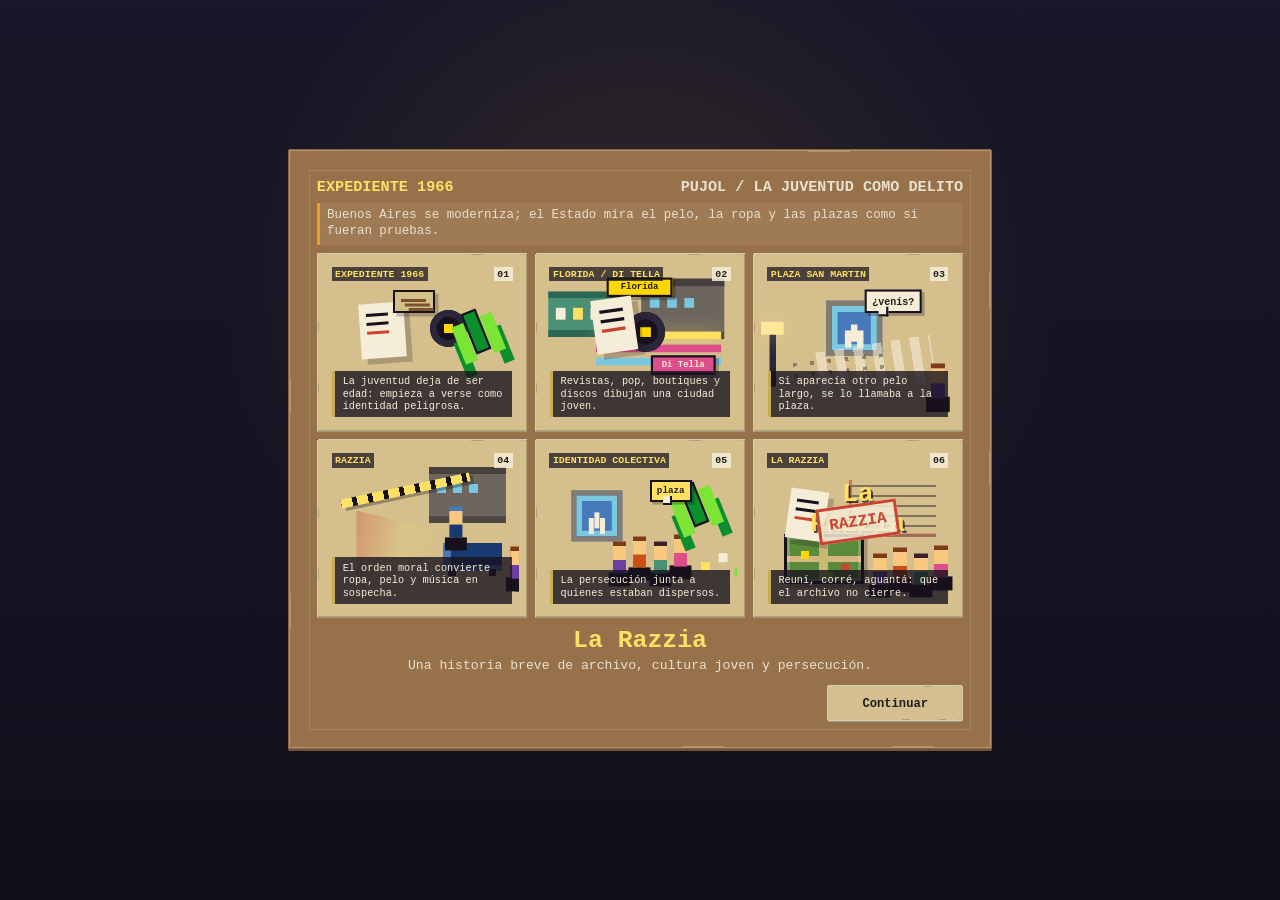
<file: index.html>
<!DOCTYPE html>
<html lang="es">
<head>
<meta charset="UTF-8">
<meta name="viewport" content="width=device-width, initial-scale=1.0">
<link rel="icon" href="data:,">
<title>La Razzia - Buenos Aires, 1966</title>
<style>
  :root {
    --night: #171729;
    --night-2: #24203a;
    --paper: #f5edd8;
    --tile: #d4b483;
    --tile-dark: #a07840;
    --ink: #241c19;
    --muted: #655548;
    --gold: #e8a030;
    --danger: #c64532;
    --safe: #4b8f75;
    --game-width: clamp(21rem, min(94vw, calc((100dvh - 8rem) * 1.05)), 56rem);
    --ui-tan: url("assets/kenney-pixel-ui/9-slice/tan.png");
    --ui-brown: url("assets/kenney-pixel-ui/9-slice/brown.png");
    --ui-brown-pressed: url("assets/kenney-pixel-ui/9-slice/brown_pressed.png");
    --ui-yellow: url("assets/kenney-pixel-ui/9-slice/yellow.png");
    --ui-green: url("assets/kenney-pixel-ui/9-slice/green.png");
  }

  * { box-sizing: border-box; }

  html {
    min-height: 100%;
    background: var(--night);
  }

  body {
    min-height: 100vh;
    min-height: 100dvh;
    margin: 0;
    display: flex;
    align-items: center;
    justify-content: center;
    padding: clamp(0.45rem, 1.2vmin, 1.25rem);
    background:
      linear-gradient(180deg, rgba(255,255,255,0.04), transparent 40%),
      var(--night);
    color: var(--paper);
    font-family: "Courier New", Courier, monospace;
  }

  button {
    min-height: 44px;
    min-width: 44px;
    border: 0;
    border-radius: 0;
    font: 700 0.92rem/1 "Courier New", Courier, monospace;
    cursor: pointer;
    image-rendering: pixelated;
  }

  button:focus-visible {
    outline: 3px solid #ffe066;
    outline-offset: 3px;
  }

  .game-container {
    width: min(100%, var(--game-width));
    display: flex;
    flex-direction: column;
    align-items: stretch;
    filter: drop-shadow(0 1rem 1.5rem rgba(0,0,0,0.35));
  }

  #ui {
    width: 100%;
    display: grid;
    grid-template-columns: 1fr;
    gap: 0.35rem;
    padding: 0.45rem;
    background:
      linear-gradient(90deg, rgba(36,28,25,0.08), transparent 20%, transparent 80%, rgba(36,28,25,0.08)),
      var(--tile);
    border: 12px solid transparent;
    border-image: var(--ui-tan) 16 fill / 12px / 0 stretch;
    border-bottom: 0;
    color: var(--ink);
    font-size: 0.68rem;
  }

  .ui-row {
    display: grid;
    grid-template-columns: minmax(0, 1fr) auto minmax(0, 1fr);
    align-items: stretch;
    gap: 0.35rem;
    min-width: 0;
  }

  .ui-row.compact {
    grid-template-columns: minmax(0, 1.15fr) minmax(0, 0.9fr) minmax(0, 0.78fr);
  }

  .notoriety-row {
    min-width: 0;
    min-height: 1.45rem;
    display: grid;
    grid-template-columns: auto minmax(0, 1fr) auto auto auto;
    align-items: center;
    gap: 0.35rem;
    padding: 0.08rem 0.3rem;
    background: rgba(245, 237, 216, 0.42);
    border: 8px solid transparent;
    border-image: var(--ui-tan) 16 fill / 8px / 0 stretch;
    color: #241c19;
  }

  .notoriety-label,
  .notoriety-value {
    display: inline-flex;
    align-items: center;
    gap: 0.25rem;
    font-weight: 700;
    white-space: nowrap;
  }

  .notoriety-track {
    height: 0.46rem;
    overflow: hidden;
    background: rgba(36, 28, 25, 0.32);
    border: 2px solid rgba(36, 28, 25, 0.46);
  }

  .notoriety-fill {
    display: block;
    width: 0%;
    height: 100%;
    background: linear-gradient(90deg, #4b8f75 0 35%, #e8a030 62%, #c64532 100%);
    transition: width 140ms linear;
  }

  .notoriety-row.is-hot .notoriety-value {
    color: var(--danger);
  }

  .pause-button {
    min-width: 2.65rem;
    min-height: 2.65rem;
    padding: 0.1rem 0.25rem;
    border: 10px solid transparent;
    border-image: var(--ui-yellow) 16 fill / 10px / 0 stretch;
    background: transparent;
    color: #211911;
    font-size: 0.78rem;
    line-height: 1;
  }

  .pause-button.is-resume {
    border-image-source: var(--ui-green);
    color: #fff;
  }

  .pause-button[hidden] {
    display: none;
  }

  .brand {
    display: flex;
    align-items: center;
    justify-content: center;
    padding: 0.2rem 0.4rem;
    background: rgba(255, 224, 102, 0.34);
    border: 8px solid transparent;
    border-image: var(--ui-yellow) 16 fill / 8px / 0 stretch;
    color: #211911;
    font-size: 0.74rem;
    font-weight: 700;
    text-align: center;
    white-space: nowrap;
  }

  .hud-pill {
    min-width: 0;
    min-height: 1.9rem;
    display: flex;
    align-items: center;
    gap: 0.25rem;
    padding: 0.15rem 0.28rem;
    background: rgba(245, 237, 216, 0.55);
    border: 8px solid transparent;
    border-image: var(--ui-tan) 16 fill / 8px / 0 stretch;
    color: #241c19;
  }

  .hud-pill.is-danger {
    background: rgba(198,69,50,0.14);
  }

  .hud-pill.is-power-active {
    background: rgba(126,227,58,0.18);
  }

  body[data-run-mode="survival"] #ui {
    background:
      linear-gradient(90deg, rgba(20,22,46,0.26), transparent 22%, transparent 78%, rgba(20,22,46,0.22)),
      #c9b67d;
  }

  body[data-run-mode="convocatoria"] .brand {
    background: rgba(255, 224, 102, 0.54);
  }

  body[data-run-mode="convocatoria"] .hud-pill.is-power-active {
    background: rgba(232,160,48,0.24);
  }

  .hud-icon,
  .msg-icon,
  .menu-pixel-icon {
    flex: 0 0 auto;
    width: 1rem;
    height: 1rem;
    background-repeat: no-repeat;
    background-position: center;
    background-size: contain;
    image-rendering: pixelated;
  }

  .stat,
  .hud-value {
    min-width: 0;
    overflow: hidden;
    text-overflow: ellipsis;
    white-space: nowrap;
  }

  .wrap {
    position: relative;
    width: 100%;
    aspect-ratio: 540 / 380;
    background: #5a8a3c;
  }

  #gc {
    display: block;
    width: 100%;
    height: 100%;
    background: #5a8a3c;
    cursor: crosshair;
    image-rendering: pixelated;
    touch-action: none;
  }

  #msg {
    width: 100%;
    min-height: 2.4rem;
    position: relative;
    overflow: hidden;
    display: flex;
    align-items: center;
    justify-content: center;
    gap: 0.4rem;
    padding: 0.35rem 0.55rem;
    background:
      linear-gradient(90deg, rgba(36,28,25,0.08), transparent 18%, transparent 82%, rgba(36,28,25,0.08)),
      var(--paper);
    border: 12px solid transparent;
    border-image: var(--ui-tan) 16 fill / 12px / 0 stretch;
    border-top: 0;
    color: var(--muted);
    font-size: 0.76rem;
    line-height: 1.25;
    text-align: center;
  }

  #msg::before {
    content: "";
    position: absolute;
    inset: 0 auto 0 0;
    width: 0.22rem;
    background: transparent;
  }

  #msg.is-quote {
    color: #3f3429;
    background:
      linear-gradient(90deg, rgba(232,160,48,0.18), transparent 34%),
      var(--paper);
  }

  #msg.is-quote::before {
    background: var(--gold);
  }

  #msg.is-power {
    color: #244226;
    background:
      linear-gradient(90deg, rgba(75,143,117,0.22), transparent 38%),
      var(--paper);
  }

  #msg.is-power::before {
    background: var(--safe);
  }

  #msg.is-event {
    color: #34231d;
    background:
      linear-gradient(90deg, rgba(198,69,50,0.16), transparent 42%),
      var(--paper);
  }

  #msg.is-event::before {
    background: var(--danger);
  }

  #msg-text {
    position: relative;
    min-width: 0;
  }

  .touch-controls {
    display: none;
    width: 100%;
    grid-template-columns: auto 1fr auto;
    gap: 0.75rem;
    align-items: center;
    padding: 0.55rem;
    background: #24203a;
    border: 12px solid transparent;
    border-image: var(--ui-brown) 16 fill / 12px / 0 stretch;
    border-top: 0;
  }

  .dpad {
    display: grid;
    grid-template-columns: repeat(3, 2.75rem);
    grid-template-rows: repeat(3, 2.75rem);
    gap: 0.25rem;
  }

  .dpad button,
  .mode-chip {
    min-width: 2.75rem;
    min-height: 2.75rem;
    border: 12px solid transparent;
    border-image: var(--ui-tan) 16 fill / 12px / 0 stretch;
    background: transparent;
    color: #241c19;
    font-size: 1rem;
  }

  .touch-actions {
    display: grid;
    gap: 0.35rem;
    justify-items: stretch;
  }

  .touch-actions .mode-chip {
    min-width: 4rem;
    font-size: 0.72rem;
    line-height: 1.05;
  }

  .dpad button:active,
  .dpad button.is-held,
  .mode-chip.is-active {
    border-image: var(--ui-brown-pressed) 16 fill / 12px / 0 stretch;
    transform: translateY(1px);
  }

  .disguise-chip.is-active {
    border-image-source: var(--ui-green);
    color: #fff;
  }

  .disguise-chip.is-disabled,
  .disguise-chip:disabled {
    cursor: not-allowed;
    filter: grayscale(0.45);
    opacity: 0.74;
  }

  .dpad-up { grid-column: 2; grid-row: 1; }
  .dpad-left { grid-column: 1; grid-row: 2; }
  .dpad-right { grid-column: 3; grid-row: 2; }
  .dpad-down { grid-column: 2; grid-row: 3; }

  .control-note {
    color: #f5edd8;
    font-size: 0.72rem;
    line-height: 1.25;
    text-align: center;
  }

  #overlay {
    position: absolute;
    inset: 0;
    z-index: 2;
    display: flex;
    align-items: center;
    justify-content: center;
    padding: 1rem;
    background: rgba(10, 10, 18, 0.88);
    color: #fff;
    text-align: center;
  }

  #overlay[hidden] {
    display: none;
  }

  body[data-run-mode="menu"] #overlay {
    position: fixed;
    inset: 0;
    z-index: 20;
    padding: 0.75rem;
    overflow: hidden;
  }

  .modal {
    width: min(100%, 24rem);
    max-height: 100%;
    overflow: auto;
    padding: 0.85rem;
    background: rgba(26, 26, 46, 0.94);
    border: 16px solid transparent;
    border-image: var(--ui-brown) 16 fill / 16px / 0 stretch;
    border-radius: 0;
  }

  .modal.menu-modal {
    width: min(100%, 31rem);
    max-height: calc(100% - 1.5rem);
    overflow: hidden;
    padding: 0.62rem;
    text-align: left;
    background:
      linear-gradient(180deg, rgba(245,237,216,0.08), transparent 34%),
      rgba(26, 26, 46, 0.95);
  }

  .menu-scene {
    min-height: 3.35rem;
    margin-bottom: 0.34rem;
    position: relative;
    overflow: hidden;
    background:
      linear-gradient(90deg, transparent 0 42%, #c8b878 42% 58%, transparent 58%),
      linear-gradient(0deg, transparent 0 47%, #d4b483 47% 58%, transparent 58%),
      repeating-linear-gradient(90deg, rgba(255,255,255,0.06) 0 0.5rem, transparent 0.5rem 1rem),
      #5a8a3c;
    border: 8px solid transparent;
    border-image: var(--ui-tan) 16 fill / 8px / 0 stretch;
    image-rendering: pixelated;
    box-shadow:
      inset 0 -0.35rem 0 rgba(36,28,25,0.18),
      inset 0 0.35rem 0 rgba(245,237,216,0.18);
  }

  .menu-scene span {
    position: absolute;
    display: block;
    image-rendering: pixelated;
  }

  .scene-building {
    bottom: 0.55rem;
    width: 2.65rem;
    height: 2rem;
    background: #c8b878;
    border-top: 0.35rem solid #394b7a;
    box-shadow: inset 0 -0.3rem 0 #7a5230;
  }

  .scene-building::before {
    content: "";
    position: absolute;
    left: 0.4rem;
    top: 0.45rem;
    width: 0.35rem;
    height: 0.45rem;
    background: #7cc6de;
    box-shadow: 0.75rem 0 0 #7cc6de, 1.5rem 0 0 #7cc6de;
  }

  .scene-building.one { left: 1.1rem; }
  .scene-building.two { right: 1rem; background: #9a9084; border-top-color: #6a2845; }

  .scene-fountain {
    left: 50%;
    top: 50%;
    width: 2.2rem;
    height: 2.2rem;
    transform: translate(-50%, -34%);
    background: #4a7ab8;
    border: 0.28rem solid #837c72;
    box-shadow: inset 0 0 0 0.28rem #7cc6de;
  }

  .scene-fountain::before {
    content: "";
    position: absolute;
    left: 0.85rem;
    top: 0.85rem;
    width: 0.35rem;
    height: 0.9rem;
    background: #f5edd8;
    box-shadow: -0.28rem 0.28rem 0 #f5edd8, 0.28rem 0.28rem 0 #f5edd8;
  }

  .scene-character {
    bottom: 0.32rem;
    width: 0.55rem;
    height: 0.55rem;
    background: #f5c880;
    box-shadow:
      0 0.55rem 0 #6b3fa0,
      -0.18rem 1.1rem 0 #17111d,
      0.18rem 1.1rem 0 #17111d,
      0 -0.18rem 0 #7a3a1a;
  }

  .scene-character.hippie { left: 38%; }
  .scene-character.cop { right: 36%; background: #f5c880; box-shadow: 0 0.55rem 0 #1a3a6e, -0.18rem 1.1rem 0 #17111d, 0.18rem 1.1rem 0 #17111d, 0 -0.18rem 0 #4a7ab8; }

  .scene-note {
    left: 27%;
    top: 0.75rem;
    color: #ffd700;
    font-size: 0.9rem;
    font-weight: 700;
  }

  .scene-note::before {
    content: "*";
  }

  .menu-scene::before,
  .menu-scene::after {
    content: "";
    position: absolute;
    background: #2d6e1a;
    box-shadow:
      2.1rem 0.4rem 0 #1a5010,
      4.4rem 2.4rem 0 #2d6e1a,
      12.5rem 0.6rem 0 #1a5010,
      17rem 2.7rem 0 #2d6e1a;
    width: 1rem;
    height: 1rem;
    left: 1rem;
    top: 0.9rem;
  }

  .menu-scene::after {
    width: 100%;
    height: 0.35rem;
    left: 0;
    top: auto;
    bottom: 0;
    transform: none;
    background: rgba(36,28,25,0.24);
    box-shadow: none;
  }

  .menu-heading h1 {
    text-shadow: 0.08rem 0.08rem 0 rgba(36,28,25,0.55);
  }

  .menu-heading {
    display: flex;
    align-items: center;
    gap: 0.55rem;
  }

  .menu-topline {
    display: grid;
    grid-template-columns: minmax(0, 1fr);
    gap: 0.45rem;
    align-items: start;
  }

  .menu-badge {
    display: inline-flex;
    align-items: center;
    gap: 0.35rem;
    margin: 0.15rem 0 0.35rem;
    color: #ffe066;
    font-size: 0.76rem;
  }

  .archive-meter {
    margin-top: 0.25rem;
    padding: 0.42rem 0.5rem;
    background: rgba(245, 237, 216, 0.08);
    border: 8px solid transparent;
    border-image: var(--ui-brown-pressed) 16 fill / 8px / 0 stretch;
    color: #f5edd8;
    font-size: 0.72rem;
  }

  .archive-meter-line {
    display: flex;
    justify-content: space-between;
    gap: 0.5rem;
    margin-bottom: 0.25rem;
    color: #ffe066;
    font-weight: 700;
  }

  .archive-meter-track {
    height: 0.42rem;
    background: rgba(23,17,29,0.62);
    border: 1px solid rgba(245,237,216,0.24);
  }

  .archive-meter-fill {
    display: block;
    height: 100%;
    width: 0%;
    background: linear-gradient(90deg, #4b8f75, #ffd700);
  }

  .modal h1,
  .modal h2 {
    margin: 0 0 0.45rem;
    color: #ffe066;
    font-size: 1.35rem;
    line-height: 1.1;
  }

  .modal p {
    margin: 0.35rem auto;
    max-width: 31rem;
    color: #e9e0ce;
    font-size: 0.78rem;
    line-height: 1.28;
  }

  .modal .quote {
    color: #f2c56b;
    font-size: 0.76rem;
  }

  .pause-modal {
    width: min(100%, 22rem);
  }

  .pause-stats {
    display: grid;
    grid-template-columns: repeat(2, minmax(0, 1fr));
    gap: 0.35rem;
    margin: 0.55rem 0;
    color: #f5edd8;
    font-size: 0.74rem;
    text-align: left;
  }

  .pause-stat {
    padding: 0.35rem 0.45rem;
    background: rgba(245,237,216,0.08);
    border-left: 0.22rem solid #e8a030;
  }

  .pause-objective {
    grid-column: 1 / -1;
  }

  .pause-hint {
    color: #cfc2ae;
    font-size: 0.7rem;
  }

  .boot-intro {
    position: fixed;
    inset: 0;
    z-index: 20;
    display: grid;
    place-items: center;
    padding: clamp(0.75rem, 2.5vmin, 1.5rem);
    background:
      radial-gradient(circle at 50% 36%, rgba(232,160,48,0.16), transparent 26rem),
      linear-gradient(180deg, #171729, #10101c);
    color: #f5edd8;
    font-family: "Courier New", Courier, monospace;
  }

  .boot-intro[hidden] {
    display: none;
  }

  .intro-card {
    width: min(100%, 44rem);
    position: relative;
    overflow: hidden;
    display: flex;
    flex-direction: column;
    padding: 0.8rem;
    background:
      linear-gradient(180deg, rgba(245,237,216,0.06), transparent 28%),
      repeating-linear-gradient(0deg, rgba(245,237,216,0.025) 0 1px, transparent 1px 5px),
      rgba(26, 26, 46, 0.96);
    border: 16px solid transparent;
    border-image: var(--ui-brown) 16 fill / 16px / 0 stretch;
    image-rendering: pixelated;
  }

  .intro-card::before {
    content: "";
    position: absolute;
    inset: 0.3rem;
    border: 1px solid rgba(245,237,216,0.16);
    pointer-events: none;
  }

  .intro-file {
    display: flex;
    align-items: center;
    justify-content: space-between;
    gap: 0.75rem;
    margin-bottom: 0.45rem;
    color: #ffe066;
    font-size: clamp(0.72rem, 2.6vw, 0.95rem);
    font-weight: 700;
    letter-spacing: 0;
  }

  .intro-file span:last-child {
    color: #e9e0ce;
  }

  .intro-thesis {
    margin: 0 0 0.5rem;
    padding: 0.34rem 0.45rem;
    background: rgba(245,237,216,0.08);
    border-left: 0.22rem solid #e8a030;
    color: #e9e0ce;
    font-size: clamp(0.64rem, 2vw, 0.78rem);
    line-height: 1.25;
  }

  .intro-strip {
    display: grid;
    grid-template-columns: repeat(3, minmax(0, 1fr));
    gap: 0.45rem;
  }

  .intro-beat {
    min-height: clamp(8.2rem, 23vw, 11.2rem);
    position: relative;
    overflow: hidden;
    padding: 0.42rem;
    opacity: 0.36;
    filter: saturate(0.62) brightness(0.82);
    background:
      linear-gradient(90deg, transparent 0 42%, #c8b878 42% 58%, transparent 58%),
      linear-gradient(0deg, transparent 0 47%, #d4b483 47% 58%, transparent 58%),
      repeating-linear-gradient(90deg, rgba(255,255,255,0.05) 0 0.5rem, transparent 0.5rem 1rem),
      #5a8a3c;
    border: 8px solid transparent;
    border-image: var(--ui-tan) 16 fill / 8px / 0 stretch;
    animation: intro-panel 6.2s steps(1, end) forwards;
    animation-delay: var(--beat-delay);
  }

  .intro-beat::before {
    content: "";
    position: absolute;
    inset: 0;
    background:
      linear-gradient(90deg, transparent, rgba(245,237,216,0.28), transparent),
      repeating-linear-gradient(0deg, rgba(23,17,29,0.04) 0 2px, transparent 2px 4px);
    transform: translateX(-110%);
    animation: intro-scan 6.2s steps(22, end) forwards;
    animation-delay: var(--scan-delay);
  }

  .intro-beat::after {
    content: attr(data-label);
    position: absolute;
    left: 0.42rem;
    top: 0.36rem;
    z-index: 2;
    padding: 0.12rem 0.22rem;
    background: rgba(23,17,29,0.72);
    color: #ffe066;
    font-size: clamp(0.48rem, 1.5vw, 0.62rem);
    font-weight: 700;
  }

  .intro-frame-no {
    position: absolute;
    right: 0.42rem;
    top: 0.36rem;
    z-index: 3;
    padding: 0.12rem 0.22rem;
    background: rgba(245,237,216,0.84);
    color: #241c19;
    font-size: clamp(0.48rem, 1.45vw, 0.62rem);
    font-weight: 700;
  }

  .intro-scene-stage,
  .intro-caption-card,
  .intro-stamp,
  .intro-title-card {
    position: absolute;
    z-index: 1;
  }

  .intro-scene-stage {
    inset: 0;
    transform-origin: center;
  }

  .intro-beat:nth-child(2) .intro-scene-stage,
  .intro-beat:nth-child(3) .intro-scene-stage {
    animation: intro-pan 6.2s steps(9, end) forwards;
    animation-delay: var(--pan-delay);
  }

  .intro-caption-card {
    left: 0.45rem;
    right: 0.45rem;
    bottom: 0.42rem;
    min-height: 1.95rem;
    padding: 0.28rem 0.36rem 0.28rem 0.48rem;
    background: rgba(23,17,29,0.78);
    border-left: 0.2rem solid rgba(255,224,102,0.7);
    color: #f5edd8;
    font-size: clamp(0.5rem, 1.7vw, 0.64rem);
    line-height: 1.22;
    text-align: left;
  }

  .intro-building,
  .intro-kiosk,
  .intro-fountain,
  .intro-car,
  .intro-person,
  .intro-crowd,
    .intro-paper,
    .intro-record,
    .intro-leaf,
    .intro-lamp,
    .intro-evidence,
    .intro-sign,
    .intro-neon,
    .intro-crosswalk,
    .intro-razzia-tape,
    .intro-rally-dots,
    .intro-archive-lines,
    .intro-footsteps,
    .intro-speech,
    .intro-siren-beam,
    .intro-map {
    position: absolute;
    display: block;
  }

  .intro-building {
    right: 9%;
    top: 10%;
    width: 4.8rem;
    height: 3.5rem;
    background: #6c665f;
    border-top: 0.45rem solid #463f3d;
    box-shadow: inset 0 -0.42rem 0 #4e4744;
  }

  .intro-building::before {
    content: "";
    position: absolute;
    left: 0.5rem;
    top: 0.65rem;
    width: 0.55rem;
    height: 0.55rem;
    background: #7cc6de;
    box-shadow: 1rem 0 0 #7cc6de, 2rem 0 0 #7cc6de;
  }

  .intro-kiosk {
    left: 7%;
    top: 16%;
    width: 4.8rem;
    height: 2.65rem;
    background: #4b8f75;
    border-top: 0.42rem solid #2e6555;
    box-shadow: inset 0 -0.4rem 0 #2e6555;
  }

  .intro-kiosk::before {
    content: "";
    position: absolute;
    left: 0.45rem;
    top: 0.58rem;
    width: 0.58rem;
    height: 0.7rem;
    background: #f5edd8;
    box-shadow: 1rem 0 0 #ffe066, 2rem 0 0 #f5edd8, 3rem 0 0 #ffe066;
  }

  .intro-fountain {
    left: 50%;
    top: 43%;
    width: 3.2rem;
    height: 3.2rem;
    transform: translate(-50%, -50%);
    background: #4a7ab8;
    border: 0.35rem solid #837c72;
    box-shadow: inset 0 0 0 0.35rem #7cc6de;
  }

  .intro-fountain::before {
    content: "";
    position: absolute;
    left: 1.1rem;
    top: 1.05rem;
    width: 0.35rem;
    height: 1rem;
    background: #f5edd8;
    box-shadow: -0.35rem 0.35rem 0 #f5edd8, 0.35rem 0.35rem 0 #f5edd8;
  }

  .intro-car {
    right: 9%;
    bottom: 24%;
    width: 3.7rem;
    height: 1.75rem;
    background: #1a3a6e;
    box-shadow: inset 0.5rem -0.35rem 0 #4a7ab8;
    animation: intro-siren 0.65s steps(2, end) infinite;
  }

  .intro-car::before,
  .intro-car::after {
    content: "";
    position: absolute;
    bottom: -0.32rem;
    width: 0.45rem;
    height: 0.45rem;
    background: #17111d;
  }

  .intro-car::before { left: 0.35rem; }
  .intro-car::after { right: 0.35rem; }

  .intro-person,
  .intro-crowd span {
    width: 0.85rem;
    height: 0.85rem;
    background: #f5c880;
    box-shadow:
      0 0.85rem 0 #6b3fa0,
      -0.28rem 1.65rem 0 #17111d,
      0.28rem 1.65rem 0 #17111d,
      0 -0.28rem 0 #7a3a1a;
  }

  .intro-person.hippie {
    left: 9%;
    bottom: 26%;
    animation: intro-walk 6.2s steps(14, end) forwards;
  }

  .intro-person.cop {
    right: 16%;
    top: 39%;
    box-shadow:
      0 0.85rem 0 #1a3a6e,
      -0.28rem 1.65rem 0 #17111d,
      0.28rem 1.65rem 0 #17111d,
      0 -0.28rem 0 #4a7ab8;
    animation: intro-cop-look 6.2s steps(8, end) forwards;
  }

  .intro-crowd {
    left: 36%;
    bottom: 31%;
    width: 6rem;
    height: 4rem;
    opacity: 0;
    animation: intro-crowd 6.2s steps(3, end) forwards;
  }

  .intro-crowd span {
    position: absolute;
    background: #f5c880;
  }

  .intro-crowd span:nth-child(1) { left: 0; bottom: 0; }
  .intro-crowd span:nth-child(2) { left: 1.25rem; bottom: 0.35rem; box-shadow: 0 0.85rem 0 #c8501a, -0.28rem 1.65rem 0 #17111d, 0.28rem 1.65rem 0 #17111d, 0 -0.28rem 0 #7a3a1a; }
  .intro-crowd span:nth-child(3) { left: 2.55rem; bottom: 0; box-shadow: 0 0.85rem 0 #4b8f75, -0.28rem 1.65rem 0 #17111d, 0.28rem 1.65rem 0 #17111d, 0 -0.28rem 0 #38202c; }
  .intro-crowd span:nth-child(4) { left: 3.8rem; bottom: 0.45rem; box-shadow: 0 0.85rem 0 #d94f8a, -0.28rem 1.65rem 0 #17111d, 0.28rem 1.65rem 0 #17111d, 0 -0.28rem 0 #7a3a1a; }

  .intro-paper {
    left: 18%;
    top: 26%;
    width: 2.4rem;
    height: 3.1rem;
    background: #f5edd8;
    box-shadow: 0.35rem 0.35rem 0 rgba(23,17,29,0.22);
  }

  .intro-paper::before {
    content: "";
    position: absolute;
    left: 0.42rem;
    top: 0.6rem;
    width: 1.4rem;
    height: 0.2rem;
    background: #17111d;
    box-shadow: 0 0.55rem 0 #17111d, 0 1.1rem 0 #c64532;
  }

  .intro-paper.dossier {
    width: 2.8rem;
    height: 3.45rem;
    transform: rotate(-4deg);
  }

  .intro-evidence {
    left: 35%;
    top: 18%;
    width: 2.6rem;
    height: 1.45rem;
    background: #d2bf8a;
    border: 0.16rem solid #17111d;
    box-shadow: 0.22rem 0.22rem 0 rgba(23,17,29,0.24);
  }

  .intro-evidence::before {
    content: "";
    position: absolute;
    left: 0.38rem;
    top: 0.42rem;
    width: 1.55rem;
    height: 0.22rem;
    background: #7a5230;
    box-shadow:
      0.24rem 0.28rem 0 #7a5230,
      0.48rem 0.56rem 0 #7a5230;
  }

  .intro-sign {
    min-width: 3.8rem;
    padding: 0.16rem 0.24rem;
    background: #ffd700;
    color: #241c19;
    border: 0.14rem solid #17111d;
    font-size: 0.52rem;
    font-weight: 700;
    text-align: center;
    box-shadow: 0.18rem 0.18rem 0 rgba(23,17,29,0.28);
  }

  .intro-sign.florida {
    left: 36%;
    top: 14%;
  }

  .intro-sign.ditella {
    right: 12%;
    bottom: 31%;
    background: #d94f8a;
    color: #f5edd8;
  }

  .intro-neon {
    left: 31%;
    top: 45%;
    width: 7.2rem;
    height: 0.42rem;
    background: #ffe066;
    box-shadow:
      0 0.76rem 0 #d94f8a,
      0 1.52rem 0 #7cc6de,
      0 0 1rem rgba(255,224,102,0.45);
  }

  .intro-crosswalk {
    right: 12%;
    bottom: 22%;
    width: 6.7rem;
    height: 2.7rem;
    background:
      repeating-linear-gradient(90deg, rgba(245,237,216,0.82) 0 0.55rem, transparent 0.55rem 1.1rem);
    transform: rotate(-9deg);
    opacity: 0.72;
  }

  .intro-razzia-tape {
    left: 8%;
    top: 24%;
    width: 8.2rem;
    height: 0.55rem;
    background:
      repeating-linear-gradient(90deg, #ffe066 0 0.7rem, #17111d 0.7rem 1rem);
    transform: rotate(-12deg);
    box-shadow: 0.2rem 0.2rem 0 rgba(23,17,29,0.32);
  }

  .intro-rally-dots {
    right: 14%;
    bottom: 24%;
    width: 0.55rem;
    height: 0.55rem;
    background: #ffe066;
    box-shadow:
      1.1rem -0.55rem 0 #f5edd8,
      2.1rem 0.35rem 0 #7ee33a,
      3.15rem -0.32rem 0 #d94f8a,
      4.1rem 0.48rem 0 #ffe066;
  }

  .intro-archive-lines {
    right: 10%;
    top: 20%;
    width: 5.4rem;
    height: 3.6rem;
    background:
      linear-gradient(0deg, rgba(198,69,50,0.38) 0 0.28rem, transparent 0.28rem),
      repeating-linear-gradient(0deg, rgba(23,17,29,0.62) 0 0.16rem, transparent 0.16rem 0.62rem);
    border-left: 0.2rem solid rgba(198,69,50,0.8);
    opacity: 0.72;
  }

  .intro-record {
    left: 54%;
    top: 30%;
    width: 2.3rem;
    height: 2.3rem;
    border-radius: 50%;
    background: #17111d;
    box-shadow: inset 0 0 0 0.42rem #2b2638;
  }

  .intro-record::before {
    content: "";
    position: absolute;
    left: 0.86rem;
    top: 0.86rem;
    width: 0.58rem;
    height: 0.58rem;
    background: #ffd700;
  }

  .intro-leaf {
    right: 18%;
    top: 30%;
    width: 1rem;
    height: 2.7rem;
    background: #0f8d2e;
    border: 0.18rem solid #17111d;
    transform: rotate(-22deg);
    box-shadow:
      -0.95rem 0.45rem 0 -0.1rem #7ee33a,
      0.95rem 0.45rem 0 -0.1rem #7ee33a,
      -1.25rem 1.35rem 0 -0.16rem #0f8d2e,
      1.25rem 1.35rem 0 -0.16rem #0f8d2e;
  }

  .intro-footsteps {
    left: 18%;
    bottom: 28%;
    width: 6.2rem;
    height: 1.5rem;
    background:
      radial-gradient(circle, rgba(23,17,29,0.38) 0 0.12rem, transparent 0.13rem) 0 0 / 1rem 0.65rem;
    transform: rotate(-6deg);
  }

  .intro-speech {
    left: 55%;
    top: 21%;
    z-index: 3;
    padding: 0.22rem 0.32rem;
    background: #f5edd8;
    color: #241c19;
    border: 0.14rem solid #17111d;
    font-size: 0.58rem;
    font-weight: 700;
    box-shadow: 0.16rem 0.16rem 0 rgba(23,17,29,0.28);
  }

  .intro-speech::after {
    content: "";
    position: absolute;
    left: 0.7rem;
    bottom: -0.32rem;
    width: 0.45rem;
    height: 0.45rem;
    background: #f5edd8;
    border-right: 0.14rem solid #17111d;
    border-bottom: 0.14rem solid #17111d;
  }

  .intro-speech.crowd-call {
    left: 55%;
    top: 20%;
    background: #ffe066;
  }

  .intro-siren-beam {
    right: 18%;
    bottom: 18%;
    width: 8rem;
    height: 4.4rem;
    background:
      linear-gradient(100deg, rgba(198,69,50,0.42), rgba(255,224,102,0.18), transparent 72%);
    clip-path: polygon(100% 42%, 0 0, 0 100%);
    opacity: 0.78;
    animation: intro-beam 0.72s steps(2, end) infinite;
  }

  .intro-map {
    left: 12%;
    bottom: 16%;
    width: 5rem;
    height: 3.15rem;
    background:
      linear-gradient(90deg, transparent 0 43%, #c8b878 43% 56%, transparent 56%),
      linear-gradient(0deg, transparent 0 44%, #d4b483 44% 56%, transparent 56%),
      #5a8a3c;
    border: 0.2rem solid #17111d;
    box-shadow: inset 0 0 0 0.18rem rgba(245,237,216,0.28), 0.22rem 0.22rem 0 rgba(23,17,29,0.24);
  }

  .intro-map::before {
    content: "";
    position: absolute;
    left: 0.9rem;
    top: 0.9rem;
    width: 0.46rem;
    height: 0.46rem;
    background: #ffd700;
    box-shadow: 2.5rem 0.8rem 0 #c64532, 1.5rem 1.35rem 0 #7ee33a;
  }

  .intro-lamp {
    left: 10%;
    bottom: 24%;
    width: 0.35rem;
    height: 3.2rem;
    background: #2b2638;
  }

  .intro-lamp::before {
    content: "";
    position: absolute;
    left: -0.5rem;
    top: -0.55rem;
    width: 1.3rem;
    height: 0.75rem;
    background: #ffe89a;
    box-shadow: 0 0 1.5rem rgba(255,232,154,0.55);
  }

  .intro-stamp {
    left: 50%;
    top: 46%;
    z-index: 3;
    padding: 0.38rem 0.55rem;
    border: 0.22rem solid #c64532;
    background: rgba(245,237,216,0.85);
    color: #c64532;
    font-weight: 700;
    transform: translate(-50%, -50%) rotate(-8deg) scale(0.2);
    opacity: 0;
    animation: intro-stamp 6.2s steps(5, end) forwards;
  }

  .intro-title-card {
    left: 50%;
    top: 38%;
    transform: translate(-50%, -50%);
    color: #ffe066;
    font-size: clamp(1.2rem, 4vw, 1.65rem);
    font-weight: 700;
    text-align: center;
    text-shadow: 0.12rem 0.12rem 0 rgba(23,17,29,0.75);
  }

  .intro-title {
    margin-top: 0.45rem;
    color: #ffe066;
    font-size: clamp(1rem, 4.5vw, 1.55rem);
    font-weight: 700;
    text-align: center;
  }

  .intro-caption {
    min-height: 1.2rem;
    margin-top: 0.25rem;
    color: #e9e0ce;
    font-size: clamp(0.68rem, 2.4vw, 0.82rem);
    text-align: center;
  }

  .intro-actions {
    display: flex;
    justify-content: flex-end;
    margin-top: 0.5rem;
  }

  .intro-skip {
    min-height: 2.35rem;
    min-width: 8.5rem;
    border: 10px solid transparent;
    border-image: var(--ui-tan) 16 fill / 10px / 0 stretch;
    background: transparent;
    color: #241c19;
    font-size: 0.76rem;
  }

  .intro-scene-file {
    background:
      linear-gradient(90deg, transparent 0 47%, rgba(198,69,50,0.25) 47% 49%, transparent 49%),
      repeating-linear-gradient(0deg, rgba(23,17,29,0.07) 0 0.28rem, transparent 0.28rem 0.68rem),
      #d2bf8a;
  }

  .intro-scene-florida {
    background:
      linear-gradient(90deg, #7a5230 0 20%, transparent 20% 38%, #6a2845 38% 56%, transparent 56% 70%, #394b7a 70%),
      linear-gradient(0deg, #c8b878 0 33%, #5a8a3c 33%);
  }

  .intro-scene-walk {
    background:
      linear-gradient(90deg, transparent 0 42%, #c8b878 42% 58%, transparent 58%),
      linear-gradient(0deg, transparent 0 47%, #d4b483 47% 58%, transparent 58%),
      #5a8a3c;
  }

  .intro-scene-patrol {
    background:
      linear-gradient(0deg, #303040 0 32%, #c8b878 32% 48%, #536f3c 48%),
      #536f3c;
  }

  .intro-scene-crowd {
    background:
      radial-gradient(circle at 48% 46%, rgba(255,232,154,0.24), transparent 32%),
      linear-gradient(90deg, transparent 0 42%, #c8b878 42% 58%, transparent 58%),
      #5a8a3c;
  }

  .intro-scene-stamp {
    background:
      repeating-linear-gradient(0deg, rgba(23,17,29,0.08) 0 0.4rem, transparent 0.4rem 0.8rem),
      #d2bf8a;
  }

  @keyframes intro-scan {
    0% { transform: translateX(-110%); }
    76% { transform: translateX(110%); }
    100% { transform: translateX(110%); }
  }

  @keyframes intro-walk {
    0% { transform: translateX(0); }
    55% { transform: translateX(7.8rem); }
    100% { transform: translateX(9.4rem); }
  }

  @keyframes intro-cop-look {
    0%, 50% { transform: translateX(0); }
    72%, 100% { transform: translateX(-1.6rem); }
  }

  @keyframes intro-crowd {
    0%, 34% { opacity: 0; transform: translateY(0.8rem); }
    50%, 100% { opacity: 1; transform: translateY(0); }
  }

  @keyframes intro-siren {
    0% { box-shadow: inset 0.5rem -0.35rem 0 #4a7ab8, 0 -0.35rem 0 #c64532; }
    100% { box-shadow: inset 0.5rem -0.35rem 0 #4a7ab8, 0 -0.35rem 0 #ffe066; }
  }

  @keyframes intro-beam {
    0% { opacity: 0.5; transform: translateX(0); }
    100% { opacity: 0.82; transform: translateX(-0.35rem); }
  }

  @keyframes intro-stamp {
    0%, 70% { opacity: 0; transform: translate(-50%, -50%) rotate(-8deg) scale(0.2); }
    82% { opacity: 1; transform: translate(-50%, -50%) rotate(-8deg) scale(1.15); }
    88% { opacity: 1; transform: translate(calc(-50% + 0.12rem), -50%) rotate(-8deg) scale(1); }
    94%, 100% { opacity: 1; transform: translate(-50%, -50%) rotate(-8deg) scale(1); }
  }

  @keyframes intro-panel {
    0%, 8% { opacity: 1; filter: saturate(0.92) brightness(0.92); transform: scale(0.985); }
    12%, 100% { opacity: 1; filter: saturate(1.04) brightness(1); transform: scale(1); }
  }

  @keyframes intro-pan {
    0% { transform: scale(1) translate(0, 0); }
    100% { transform: scale(1.08) translate(-2%, -1%); }
  }

  @media (prefers-reduced-motion: reduce) {
    .intro-beat,
    .intro-beat::before,
    .intro-scene-stage,
    .intro-car,
    .intro-person,
    .intro-crowd,
    .intro-stamp,
    .intro-siren-beam {
      animation: none;
    }
  }

  .menu-quote {
    padding: 0.45rem 0.55rem;
    background: rgba(245, 237, 216, 0.08);
    border-left: 0.25rem solid #e8a030;
  }

  .menu-map-note {
    margin-top: 0.34rem;
    padding: 0.34rem 0.48rem;
    background: rgba(75, 143, 117, 0.13);
    border: 8px solid transparent;
    border-image: var(--ui-brown-pressed) 16 fill / 8px / 0 stretch;
    color: #efe0b5;
    font-size: 0.68rem;
    line-height: 1.25;
  }

  .menu-modal > p:not(.menu-quote) {
    display: none;
  }

  .archive-shelf {
    margin-top: 0.34rem;
    padding: 0.3rem 0.42rem;
    background: rgba(245,237,216,0.08);
    border: 8px solid transparent;
    border-image: var(--ui-brown-pressed) 16 fill / 8px / 0 stretch;
    color: #f5edd8;
    font-size: 0.7rem;
  }

  .archive-shelf strong {
    display: block;
    margin-bottom: 0.16rem;
    color: #ffe066;
  }

  .archive-shelf span {
    color: #e9e0ce;
  }

  .mode-select {
    display: grid;
    grid-template-columns: 1fr;
    gap: 0.32rem;
    margin-top: 0.32rem;
  }

  .mode-card {
    min-width: 0;
    min-height: 3.05rem;
    display: grid;
    grid-template-columns: auto minmax(0, 1fr);
    grid-template-rows: auto auto;
    gap: 0.12rem 0.45rem;
    align-items: center;
    padding: 0.32rem 0.4rem;
    border: 12px solid transparent;
    border-image: var(--ui-tan) 16 fill / 12px / 0 stretch;
    background: transparent;
    color: #241c19;
    text-align: left;
  }

  .mode-card .menu-pixel-icon {
    grid-row: 1 / span 2;
    width: 1.25rem;
    height: 1.25rem;
  }

  .mode-card strong,
  .mode-card small {
    min-width: 0;
  }

  .mode-card strong {
    font-size: 0.78rem;
    line-height: 1.05;
    word-break: normal;
  }

  .mode-card small {
    color: #5b4937;
    font-size: 0.56rem;
    line-height: 1.1;
  }

  .mode-card[data-mode="story"] {
    border-image-source: var(--ui-yellow);
  }

  .mode-card[data-mode="survival"] {
    border-image-source: var(--ui-green);
    color: #fff;
  }

  .mode-card[data-mode="survival"] small {
    color: #f5edd8;
  }

  .mode-card[data-mode="convocatoria"] {
    border-image-source: var(--ui-brown-pressed);
    color: #ffe066;
  }

  .mode-card[data-mode="convocatoria"] small {
    color: #f5edd8;
  }

  .menu-records,
  .menu-tabs {
    display: flex;
    gap: 0.22rem;
    margin: 0.3rem 0 0.2rem;
  }

  .menu-tab {
    flex: 1;
    padding: 0.3rem 0.5rem;
    background: rgba(245,237,216,0.07);
    border: 8px solid transparent;
    border-image: var(--ui-brown) 16 fill / 8px / 0 stretch;
    color: #cfc2ae;
    font: 700 0.68rem/1 "Courier New", Courier, monospace;
    cursor: pointer;
    letter-spacing: 0.04em;
    text-transform: uppercase;
    transition: color 0.12s;
  }

  .menu-tab-active {
    border-image: var(--ui-brown-pressed) 16 fill / 8px / 0 stretch;
    color: #ffe066;
    background: rgba(245,237,216,0.14);
  }

  .archive-tab-list {
    display: grid;
    grid-template-columns: repeat(2, minmax(0, 1fr));
    gap: 0.28rem;
    max-height: 14rem;
    overflow-y: auto;
    padding-right: 0.2rem;
    margin-top: 0.1rem;
  }

  .archive-card {
    padding: 0.32rem 0.4rem;
    background: rgba(245,237,216,0.07);
    border: 8px solid transparent;
    border-image: var(--ui-brown-pressed) 16 fill / 8px / 0 stretch;
    color: #f5edd8;
    font-size: 0.6rem;
    line-height: 1.18;
  }

  .archive-card-locked {
    display: grid;
    place-items: center;
    min-height: 2.4rem;
    color: rgba(245,237,216,0.28);
    font-size: 0.7rem;
    letter-spacing: 0.12em;
  }

  .archive-card-head {
    display: flex;
    align-items: baseline;
    gap: 0.28rem;
    margin-bottom: 0.2rem;
    flex-wrap: wrap;
  }

  .archive-card-icon {
    font-size: 0.72rem;
    color: #e8a030;
  }

  .archive-card-head strong {
    color: #ffe066;
    font-size: 0.64rem;
  }

  .archive-card-section {
    color: #9b8c7a;
    font-size: 0.54rem;
    letter-spacing: 0.03em;
  }

  .archive-card-text {
    margin: 0;
    color: #cfc2ae;
    font-size: 0.58rem;
    line-height: 1.22;
  }

  .menu-archive {
    margin-top: 0.45rem;
    color: #cfc2ae;
    font-size: 0.72rem;
  }

  .menu-records summary,
  .menu-archive summary {
    min-height: 44px;
    display: flex;
    align-items: center;
    cursor: pointer;
    color: #ffe066;
  }

  .archive-list {
    max-height: 6.75rem;
    margin: 0.15rem 0 0;
    padding-left: 1.05rem;
    overflow: auto;
    color: #f5edd8;
  }

  .archive-list li {
    padding: 0.1rem 0;
  }

  .archive-list strong {
    color: #ffe066;
  }

  .archive-list span {
    color: #e9e0ce;
  }

  .archive-list .locked {
    color: rgba(245, 237, 216, 0.45);
  }

  .actions {
    display: flex;
    flex-wrap: wrap;
    justify-content: center;
    gap: 0.5rem;
    margin-top: 0.45rem;
  }

  .primary {
    flex: 1 1 0;
    border: 12px solid transparent;
    border-image: var(--ui-yellow) 16 fill / 12px / 0 stretch;
    padding: 0.65rem 1.15rem;
    background: transparent;
    color: #211911;
  }

  .secondary {
    flex: 1 1 0;
    border: 12px solid transparent;
    border-image: var(--ui-green) 16 fill / 12px / 0 stretch;
    padding: 0.65rem 1rem;
    background: transparent;
    color: #fff;
  }

  .tertiary {
    flex: 1 1 100%;
    border: 12px solid transparent;
    border-image: var(--ui-brown-pressed) 16 fill / 12px / 0 stretch;
    padding: 0.65rem 1rem;
    background: transparent;
    color: #ffe066;
  }

  .scores {
    margin: 0.65rem auto 0;
    padding: 0;
    list-style-position: inside;
    color: #f5edd8;
    font-size: 0.72rem;
    text-align: left;
  }

  .scores li {
    padding: 0.12rem 0;
  }

  .tiny {
    color: #cfc2ae;
    font-size: 0.7rem;
  }

  .score-grid {
    display: grid;
    grid-template-columns: 1fr;
    gap: 0.45rem;
  }

  @media (min-width: 520px) {
    .menu-topline {
      grid-template-columns: minmax(0, 1fr) minmax(9.5rem, 0.72fr);
    }

    .mode-select {
      grid-template-columns: repeat(3, minmax(0, 1fr));
    }

    .mode-card {
      grid-template-columns: 1fr;
      grid-template-rows: auto auto auto;
      justify-items: start;
      min-height: 4.65rem;
    }

    .mode-card .menu-pixel-icon {
      grid-row: auto;
    }
  }

  @media (min-width: 640px) {
    body {
      padding: 1.25rem;
    }

    #ui {
      grid-template-columns: 1fr;
      font-size: 0.82rem;
    }

    .brand {
      font-size: 0.95rem;
    }

    .hud-pill {
      min-height: 2rem;
      gap: 0.35rem;
      padding-inline: 0.4rem;
    }

    .score-grid {
      grid-template-columns: repeat(auto-fit, minmax(8.2rem, 1fr));
    }

    #msg {
      min-height: 1.8rem;
      font-size: 0.8rem;
    }
  }

  @media (min-width: 900px) and (min-height: 760px) {
    :root {
      --game-width: clamp(34rem, min(88vw, calc((100dvh - 7.5rem) * 1.06)), 60rem);
    }

    #ui {
      font-size: clamp(0.82rem, 0.78vw, 1rem);
    }

    #msg {
      font-size: clamp(0.8rem, 0.72vw, 0.95rem);
    }

    .hud-icon,
    .msg-icon,
    .menu-pixel-icon {
      width: 1.12em;
      height: 1.12em;
    }
  }

  @media (max-height: 680px) {
    body {
      align-items: flex-start;
    }
  }

  @media (max-width: 639px) {
    #overlay {
      align-items: flex-start;
      padding: 0.45rem;
    }

    .modal {
      max-height: calc(100% - 0.2rem);
    }

    .modal.menu-modal {
      padding: 0.42rem;
    }

    .menu-scene {
      display: none;
    }

    .scene-fountain {
      width: 1rem;
      height: 1rem;
      border-width: 0.18rem;
    }

    .scene-character {
      transform: scale(0.82);
      transform-origin: bottom center;
    }

    .scene-note {
      top: 0.2rem;
    }

    .menu-topline {
      grid-template-columns: minmax(0, 1fr) minmax(5.7rem, 0.55fr);
      gap: 0.28rem;
    }

    .menu-heading {
      gap: 0.35rem;
    }

    .menu-badge {
      margin-bottom: 0.2rem;
      font-size: 0.62rem;
    }

    .menu-map-note {
      margin-top: 0.18rem;
      padding: 0.18rem 0.28rem;
      font-size: 0.56rem;
      line-height: 1.12;
    }

    .archive-meter {
      padding: 0.24rem 0.3rem;
      font-size: 0.62rem;
    }

    .archive-meter-line {
      margin-bottom: 0.16rem;
    }

    .archive-meter-track {
      height: 0.3rem;
    }

    .notoriety-row {
      min-height: 1.25rem;
      gap: 0.25rem;
      padding: 0.05rem 0.22rem;
      font-size: 0.62rem;
    }

    .pause-button {
      min-width: 2.35rem;
      min-height: 2.35rem;
      font-size: 0.68rem;
    }

    .pause-modal {
      padding: 0.34rem;
    }

    .pause-modal h2 {
      margin-bottom: 0.16rem;
      font-size: 1rem;
    }

    .pause-hint {
      display: none;
    }

    .pause-stats {
      grid-template-columns: repeat(2, minmax(0, 1fr));
      gap: 0.2rem;
      margin: 0.22rem 0;
      font-size: 0.58rem;
    }

    .pause-stat {
      padding: 0.18rem 0.28rem;
      line-height: 1.15;
    }

    .pause-objective {
      grid-column: 1 / -1;
    }

    .pause-modal .actions {
      gap: 0.18rem;
      margin-top: 0.2rem;
    }

    .pause-modal .primary,
    .pause-modal .secondary,
    .pause-modal .tertiary {
      flex: 1 1 0;
      min-height: 1.75rem;
      padding: 0.16rem 0.18rem;
      font-size: 0.56rem;
    }

    .intro-card {
      padding: 0.55rem;
    }

    .intro-thesis {
      margin-bottom: 0.32rem;
      padding: 0.24rem 0.34rem;
      font-size: 0.56rem;
      line-height: 1.18;
    }

    .intro-strip {
      grid-template-columns: repeat(2, minmax(0, 1fr));
      gap: 0.28rem;
    }

    .intro-beat {
      min-height: 5.9rem;
      padding: 0.25rem;
    }

    .intro-caption-card {
      left: 0.28rem;
      right: 0.28rem;
      bottom: 0.28rem;
      min-height: 1.55rem;
      padding: 0.18rem 0.24rem;
      font-size: 0.48rem;
    }

    .intro-frame-no {
      right: 0.28rem;
      top: 0.28rem;
      font-size: 0.48rem;
    }

    .intro-actions {
      width: 100%;
      margin-top: 0.45rem;
    }

    .intro-skip {
      width: 100%;
      min-width: 0;
    }

    .notoriety-track {
      height: 0.38rem;
    }

    .mode-select,
    .actions {
      gap: 0.32rem;
      margin-top: 0.28rem;
    }

    .mode-select {
      grid-template-columns: repeat(3, minmax(0, 1fr));
    }

    .modal h1,
    .modal h2 {
      font-size: 1.15rem;
    }

    .modal p {
      font-size: 0.72rem;
    }

    .menu-records {
      display: none;
    }

    .archive-list {
      max-height: 4.2rem;
    }

    .primary,
    .secondary,
    .tertiary,
    .mode-card {
      min-height: 2.2rem;
      min-width: 0;
      padding: 0.24rem 0.25rem;
      font-size: 0.68rem;
    }

    .mode-card small {
      display: none;
    }

    .mode-card {
      grid-template-columns: 1fr;
      grid-template-rows: auto;
      gap: 0.18rem;
      text-align: center;
      justify-items: center;
    }

    .mode-card .menu-pixel-icon {
      display: none;
    }

    .mode-card strong {
      font-size: 0.58rem;
      line-height: 1.05;
      overflow-wrap: normal;
    }

    .menu-archive {
      margin-top: 0.15rem;
    }

    .menu-archive summary {
      min-height: 1.8rem;
    }

    .archive-shelf {
      margin-top: 0.24rem;
      padding: 0.24rem 0.3rem;
      font-size: 0.62rem;
    }
  }

  @media (max-width: 520px) {
    .archive-tab-list {
      grid-template-columns: 1fr;
      max-height: 12rem;
    }
  }

  @media (max-width: 420px) {
    #ui {
      gap: 0.25rem;
      padding: 0.32rem;
      font-size: 0.62rem;
    }

    .ui-row,
    .ui-row.compact {
      gap: 0.22rem;
    }

    .ui-row.compact {
      grid-template-columns: minmax(0, 1.12fr) minmax(0, 0.82fr) minmax(0, 0.72fr);
    }

    .brand {
      padding: 0.14rem 0.25rem;
      border-image: var(--ui-yellow) 16 fill / 6px / 0 stretch;
      font-size: 0.62rem;
    }

    .hud-pill {
      min-height: 1.62rem;
      gap: 0.16rem;
      padding: 0.08rem 0.18rem;
      border-image: var(--ui-tan) 16 fill / 6px / 0 stretch;
    }

    .hud-icon,
    .msg-icon {
      width: 0.84rem;
      height: 0.84rem;
    }

    .pause-button {
      min-width: 2.08rem;
      min-height: 2.08rem;
      border-image: var(--ui-yellow) 16 fill / 8px / 0 stretch;
      font-size: 0.62rem;
    }

    .pause-button.is-resume {
      border-image: var(--ui-green) 16 fill / 8px / 0 stretch;
    }
  }

  @media (max-width: 640px), (pointer: coarse) {
    .touch-controls {
      display: grid;
    }
  }

  /* --- Archetype picker --- */
  /* --- Config row: personaje + color side by side --- */
  .menu-config-row {
    display: grid;
    grid-template-columns: 1fr;
    gap: 0.26rem;
    margin: 0.32rem 0 0.08rem;
    padding: 0.36rem 0.42rem;
    background: rgba(245,237,216,0.06);
    border: 8px solid transparent;
    border-image: var(--ui-brown-pressed) 16 fill / 8px / 0 stretch;
  }

  .config-group {
    display: grid;
    grid-template-columns: 6.25rem minmax(0, 1fr);
    align-items: center;
    min-width: 0;
    gap: 0.32rem;
  }

  .difficulty-group {
    min-width: 0;
  }

  .config-label {
    color: #ffe066;
    font-size: 0.54rem;
    font-weight: 700;
    line-height: 1.1;
    letter-spacing: 0.03em;
    text-transform: uppercase;
  }

  /* --- Archetype chips --- */
  .archetype-chips {
    display: grid;
    grid-template-columns: repeat(3, minmax(0, 1fr));
    gap: 0.18rem;
  }

  .difficulty-chips {
    display: grid;
    grid-template-columns: repeat(3, minmax(0, 1fr));
    gap: 0.18rem;
  }

  .arch-chip,
  .difficulty-chip {
    display: flex;
    flex-direction: column;
    align-items: flex-start;
    gap: 0.06rem;
    min-height: 2.08rem;
    padding: 0.18rem 0.3rem;
    border: 8px solid transparent;
    border-image: var(--ui-brown) 16 fill / 8px / 0 stretch;
    background: transparent;
    color: #f5edd8;
    text-align: left;
  }

  .arch-chip strong,
  .difficulty-chip strong {
    font-size: 0.58rem;
    line-height: 1;
    color: #f5edd8;
  }

  .arch-chip span,
  .difficulty-chip span {
    font-size: 0.43rem;
    color: #cfc2ae;
    line-height: 1.05;
  }

  .arch-chip em,
  .difficulty-chip em {
    display: none;
  }

  .arch-chip-active,
  .difficulty-chip-active {
    border-image-source: var(--ui-yellow);
  }

  .arch-chip-active strong,
  .difficulty-chip-active strong {
    color: #211911;
  }

  .arch-chip-active span,
  .difficulty-chip-active span {
    color: #5b4937;
  }

  .arch-chip-active em,
  .difficulty-chip-active em {
    color: #241c19;
  }

  /* --- Style swatch picker --- */
  .style-select {
    display: grid;
    grid-template-columns: repeat(5, minmax(0, 1fr));
    gap: 0.18rem;
  }

  .style-swatch {
    position: relative;
    display: grid;
    place-items: center;
    align-items: center;
    min-width: 0;
    min-height: 1.9rem;
    padding: 0.14rem;
    border: 8px solid transparent;
    border-image: var(--ui-brown) 16 fill / 8px / 0 stretch;
    background: transparent;
    color: #f5edd8;
    font: 700 0.01rem/1 "Courier New", Courier, monospace;
  }

  .swatch-name {
    position: absolute;
    width: 1px;
    height: 1px;
    overflow: hidden;
    clip: rect(0 0 0 0);
    white-space: nowrap;
  }

  .swatch-active {
    border-image-source: var(--ui-yellow);
    color: #211911;
  }

  .swatch-dot {
    width: 1.26rem;
    height: 0.96rem;
    flex-shrink: 0;
    background:
      linear-gradient(135deg,
        var(--swatch-primary, #6b3fa0) 0 46%,
        var(--swatch-light, #9b6fd0) 46% 100%);
    border: 2px solid rgba(36,28,25,0.42);
    box-shadow:
      inset 0 2px 0 rgba(245,237,216,0.22),
      inset 0 -2px 0 rgba(36,28,25,0.22);
    image-rendering: pixelated;
  }

  @media (max-width: 639px) {
    .menu-config-row {
      display: grid;
      grid-template-columns: 1fr;
      gap: 0.24rem;
      margin-top: 0.24rem;
      padding: 0.28rem 0.34rem;
    }

    .config-group {
      grid-template-columns: 1fr;
      align-items: stretch;
      gap: 0.16rem;
    }

    .archetype-chips,
    .difficulty-chips {
      gap: 0.2rem;
    }

    .arch-chip,
    .difficulty-chip {
      min-height: 2.05rem;
      padding: 0.2rem 0.34rem;
    }

    .arch-chip strong,
    .difficulty-chip strong {
      font-size: 0.58rem;
    }

    .arch-chip span,
    .difficulty-chip span {
      font-size: 0.48rem;
      line-height: 1.05;
    }

    .style-select {
      grid-template-columns: repeat(5, minmax(0, 1fr));
    }

    .style-swatch {
      min-height: 2rem;
      border-image: var(--ui-brown) 16 fill / 6px / 0 stretch;
    }

    .menu-map-note,
    .menu-quote,
    .archive-shelf {
      display: none;
    }
  }

  @media (max-width: 420px) {
    .menu-config-row {
      display: grid;
      grid-template-columns: 1fr;
      gap: 0.18rem;
      margin: 0.22rem 0 0.08rem;
      padding: 0.2rem 0.28rem;
      border-image: var(--ui-brown-pressed) 16 fill / 6px / 0 stretch;
    }

    .config-group,
    .difficulty-group {
      gap: 0.14rem;
    }

    .config-label {
      font-size: 0.5rem;
      line-height: 1;
    }

    .archetype-chips,
    .difficulty-chips {
      gap: 0.16rem;
    }

    .arch-chip,
    .difficulty-chip {
      min-height: 2.1rem;
      padding: 0.14rem 0.2rem;
      border-image: var(--ui-brown) 16 fill / 6px / 0 stretch;
    }

    .arch-chip strong,
    .difficulty-chip strong {
      font-size: 0.54rem;
    }

    .arch-chip span,
    .difficulty-chip span {
      font-size: 0.46rem;
    }

    .arch-chip em {
      display: none;
    }

    .difficulty-chip span {
      display: none;
    }

    .difficulty-chip em {
      font-size: 0.46rem;
      line-height: 1.05;
    }

    .menu-map-note,
    .menu-quote,
    .archive-shelf {
      display: none;
    }
  }

</style>
</head>
<body>
<main class="game-container" aria-label="La Razzia">
  <section id="ui" aria-live="polite">
    <div class="ui-row">
      <span id="round-ui" class="hud-pill"><span class="hud-icon" data-sprite="round" aria-hidden="true"></span><span class="hud-value">R1: 1966</span></span>
      <span class="brand">La Razzia</span>
      <span id="hair-ui" class="hud-pill"><span class="hud-icon" data-sprite="hair" aria-hidden="true"></span><span class="hud-value">Pelo ✦✦✦</span></span>
    </div>
    <div class="ui-row compact">
      <span id="objective-ui" class="hud-pill"><span class="hud-icon" data-sprite="objective" aria-hidden="true"></span><span class="hud-value">0/3 · 55s</span></span>
      <span id="power-ui" class="hud-pill"><span class="hud-icon" data-sprite="power" aria-hidden="true"></span><span class="hud-value">Libre</span></span>
      <span id="score-ui" class="hud-pill"><span class="hud-icon" data-sprite="score" aria-hidden="true"></span><span class="hud-value">0 pts</span></span>
    </div>
    <div id="notoriety-ui" class="notoriety-row">
      <span class="notoriety-label"><span class="hud-icon" data-sprite="rumor" aria-hidden="true"></span><span id="notoriety-label">Rumor</span></span>
      <span class="notoriety-track" aria-hidden="true"><span id="notoriety-fill" class="notoriety-fill"></span></span>
      <span id="notoriety-value" class="notoriety-value">0%</span>
      <button id="pause-button" class="pause-button" type="button" data-action="pause" aria-label="Pausar juego" hidden>II</button>
      <button id="mute-button" class="pause-button" type="button" data-action="mute" aria-label="Silenciar sonido">♪</button>
    </div>
  </section>

  <div class="wrap">
    <canvas id="gc" width="540" height="380" aria-label="Juego de persecución en una plaza porteña"></canvas>
    <div id="overlay"></div>
  </div>

  <div id="msg"><span class="msg-icon" data-sprite="quote" aria-hidden="true"></span><span id="msg-text">Reunite con otros hippies - te reconocen por la campera.</span></div>
  <section id="touch-controls" class="touch-controls" aria-label="Controles táctiles">
    <div class="dpad" aria-label="Movimiento">
      <button class="dpad-up" type="button" data-dir="up" aria-label="Mover arriba">▲</button>
      <button class="dpad-left" type="button" data-dir="left" aria-label="Mover izquierda">◀</button>
      <button class="dpad-right" type="button" data-dir="right" aria-label="Mover derecha">▶</button>
      <button class="dpad-down" type="button" data-dir="down" aria-label="Mover abajo">▼</button>
    </div>
    <div class="control-note">Tap o D-pad. WASD / flechas.</div>
    <div class="touch-actions" aria-label="Acciones táctiles">
      <button id="control-mode" class="mode-chip" type="button" aria-label="Alternar modo de control">Tap</button>
      <button id="disguise-button" class="mode-chip disguise-chip" type="button" aria-label="Buscar un disfraz">Sin disf.</button>
    </div>
  </section>
</main>
<div id="intro-overlay" class="boot-intro" hidden></div>

<script>
(() => {
  "use strict";

  const canvas = document.getElementById("gc");
  const ctx = canvas.getContext("2d");
  const overlay = document.getElementById("overlay");
  const introOverlay = document.getElementById("intro-overlay");
  const controlModeButton = document.getElementById("control-mode");
  const disguiseButton = document.getElementById("disguise-button");
  const pauseButton = document.getElementById("pause-button");
  const muteButton = document.getElementById("mute-button");
  const dpadButtons = [...document.querySelectorAll("[data-dir]")];
  const hud = {
    round: document.querySelector("#round-ui .hud-value"),
    hair: document.querySelector("#hair-ui .hud-value"),
    objective: document.querySelector("#objective-ui .hud-value"),
    power: document.querySelector("#power-ui .hud-value"),
    score: document.querySelector("#score-ui .hud-value"),
    msg: document.getElementById("msg-text"),
    msgWrap: document.getElementById("msg"),
    hairPill: document.getElementById("hair-ui"),
    powerPill: document.getElementById("power-ui"),
    notorietyWrap: document.getElementById("notoriety-ui"),
    notorietyLabel: document.getElementById("notoriety-label"),
    notorietyFill: document.getElementById("notoriety-fill"),
    notorietyValue: document.getElementById("notoriety-value")
  };

  const VIEW_W = 540;
  const VIEW_H = 380;
  const WORLD_W = 1600;
  const WORLD_H = 1100;
  const W = VIEW_W;
  const H = VIEW_H;
  const TILE = 20;
  const COLS = Math.floor(WORLD_W / TILE);
  const ROWS = Math.floor(WORLD_H / TILE);
  const SCORE_KEY = "razzia_scores";
  const SURVIVAL_SCORE_KEY = "razzia_survival_scores";
  const CONVOCATORIA_SCORE_KEY = "razzia_convocatoria_scores";
  const ARCHIVE_KEY = "razzia_archive";
  const INTRO_SESSION_KEY = "razzia_intro_seen";
  ctx.imageSmoothingEnabled = false;

  const ART_PATHS = {
    tiles: "assets/fisherg-city/sTiles.png",
    blueCar: "assets/fisherg-city/Vehicles/sBlueCar.png",
    redCar: "assets/fisherg-city/Vehicles/sRedCar.png"
  };

  const art = {
    loaded: false,
    failed: false,
    images: {}
  };

  const CITY_REGIONS = {
    path: [0, 0, 12, 12],
    road: [60, 0, 48, 48],
    grassTuft: [60, 48, 48, 60],
    tree: [108, 120, 72, 96],
    bench: [0, 168, 48, 48],
    streetProps: [0, 120, 60, 96],
    kiosk: [216, 0, 72, 96],
    station: [0, 228, 144, 120],
    houseWarm: [288, 0, 72, 96]
  };

  const COLORS = {
    grass: "#5a8a3c",
    grassDark: "#477933",
    grassLight: "#6a9b45",
    path: "#c8b878",
    pathLight: "#d4b483",
    pathDark: "#a88e54",
    water: "#4a7ab8",
    waterLight: "#7cc6de",
    stone: "#837c72",
    bench: "#8B6914",
    wood: "#7a5230",
    tree: "#2d6e1a",
    treeDark: "#1a5010",
    safe: "#4b8f75",
    safeDark: "#2e6555",
    station: "#6c665f",
    stationDark: "#4e4744",
    player0: "#6b3fa0",
    player1: "#9b6fd0",
    player2: "#d4a0f0",
    cop: "#1a3a6e",
    copLight: "#4a7ab8",
    ally: "#c8501a",
    allyLight: "#e88040",
    executive: "#4f5966",
    executiveLight: "#8a95a3",
    journalist: "#2e6555",
    journalistLight: "#f5edd8",
    bohemian: "#6a2845",
    bohemianLight: "#e8a030",
    skin: "#f5c880",
    hair: ["#8B4513", "#8B4513", "#888888", "#bbbbbb"],
    particle: "#ffe066",
    danger: "#c64532",
    black: "#17111d",
    white: "#f5edd8",
    gold: "#ffd700",
    flower: "#e83070",
    poncho: "#3d8f65",
    record: "#2b2638",
    paper: "#f5edd8",
    leafDark: "#063f18",
    leaf: "#0f8d2e",
    leafLight: "#7ee33a",
    leafGlow: "#e6f33a",
    posterBlue: "#3f5fb8",
    posterPink: "#d94f8a",
    posterPurple: "#6b3fa0",
    neon: "#f2c56b",
    lamp: "#2b2638",
    lampGlow: "#ffe89a",
    chalk: "#efe0b5"
  };

  const SFX = (() => {
    let ctx = null;
    let muted = false;
    let alertCooldown = 0;
    const musicEl = {
      story:        new Audio("assets/music/story.mp3"),
      survival:     new Audio("assets/music/survival.mp3"),
      convocatoria: new Audio("assets/music/convocatoria.mp3"),
    };
    Object.values(musicEl).forEach(el => { el.loop = true; el.volume = 0.75; });
    let musicMode = "";
    let musicWanted = false;
    let musicTense = false;
    let activeMusicEl = null;
    function ac() {
      if (!ctx) try { ctx = new (window.AudioContext || window.webkitAudioContext)(); } catch(e) {}
      return ctx;
    }
    function tone(freq, type, dur, gainVal = 0.18) {
      const a = ac(); if (!a || muted) return;
      if (a.state === "suspended") a.resume();
      const g = a.createGain(); g.gain.setValueAtTime(gainVal, a.currentTime);
      g.gain.exponentialRampToValueAtTime(0.001, a.currentTime + dur);
      const o = a.createOscillator(); o.type = type; o.frequency.value = freq;
      o.connect(g); g.connect(a.destination);
      o.start(); o.stop(a.currentTime + dur);
    }
    function sweep(f0, f1, type, dur) {
      const a = ac(); if (!a || muted) return;
      if (a.state === "suspended") a.resume();
      const g = a.createGain(); g.gain.setValueAtTime(0.2, a.currentTime);
      g.gain.exponentialRampToValueAtTime(0.001, a.currentTime + dur);
      const o = a.createOscillator(); o.type = type;
      o.frequency.setValueAtTime(f0, a.currentTime);
      o.frequency.linearRampToValueAtTime(f1, a.currentTime + dur);
      o.connect(g); g.connect(a.destination);
      o.start(); o.stop(a.currentTime + dur);
    }
    function stopMusicEl() {
      if (activeMusicEl) { activeMusicEl.pause(); activeMusicEl.currentTime = 0; activeMusicEl = null; }
    }
    function startMusic(mode = "story") {
      musicWanted = true;
      const key = musicEl[mode] ? mode : "story";
      if (musicMode === key && activeMusicEl && !activeMusicEl.paused) return;
      if (activeMusicEl) { activeMusicEl.pause(); activeMusicEl.currentTime = 0; }
      musicMode = key;
      if (muted) return;
      activeMusicEl = musicEl[key];
      activeMusicEl.volume = musicTense ? 0.45 : 0.75;
      activeMusicEl.play().catch(() => {});
    }
    function pauseMusic() {
      if (activeMusicEl) activeMusicEl.pause();
    }
    function resumeMusic(mode = musicMode || "story") {
      if (!musicWanted || muted) return;
      const key = musicEl[mode] ? mode : musicMode || "story";
      if (musicMode !== key) { startMusic(key); return; }
      if (activeMusicEl) activeMusicEl.play().catch(() => {});
    }
    function stopMusic() {
      musicWanted = false;
      stopMusicEl();
    }
    function setTense(tense) {
      musicTense = !!tense;
      if (activeMusicEl) activeMusicEl.volume = musicTense ? 0.45 : 0.75;
    }
    return {
      footstep()    { tone(90, "square", 0.04, 0.06); },
      collect()     { [261, 330, 392].forEach((f, i) => setTimeout(() => tone(f, "triangle", 0.12, 0.22), i * 60)); },
      powerUp()     { sweep(440, 880, "sine", 0.4); },
      caught()      { sweep(320, 80, "sawtooth", 0.55); },
      ambientTick() { tone(110, "sine", 0.08, 0.08); },
      alert(force = false) {
        if (alertCooldown > 0 && !force) return;
        alertCooldown = 2.2;
        tone(880, "sawtooth", 0.28, 0.14);
        setTimeout(() => tone(1100, "sawtooth", 0.28, 0.14), 300);
      },
      tickDown(dt)  { if (alertCooldown > 0) alertCooldown -= dt; },
      startMusic,
      pauseMusic,
      resumeMusic,
      stopMusic,
      setTense,
      toggle()      {
        muted = !muted;
        if (muted) {
          if (activeMusicEl) activeMusicEl.pause();
        } else if (musicWanted && activeMusicEl) {
          activeMusicEl.play().catch(() => {});
        } else if (musicWanted) {
          resumeMusic(musicMode);
        }
        return muted;
      },
      get muted()   { return muted; }
    };
  })();

  const PUJOL_QUOTES = [
    {
      text: "La represión no se limitaba a delitos concretos. Apuntaba contra estilos de vida.",
      section: "La juventud como delito"
    },
    {
      text: "Un joven podía circular con pelo largo en una provincia, pero debía cuidarse en la capital.",
      section: "La juventud como delito"
    },
    {
      text: "La persecución, paradójicamente, ayudó a crear identidad colectiva.",
      section: "La juventud como delito"
    },
    {
      text: "Para las autoridades, el principal delito era ser joven.",
      section: "La juventud como delito"
    },
    {
      text: "Si veían a alguien con pelo largo o con una campera de los Rolling Stones, lo invitaban a reunirse.",
      section: "La juventud como delito"
    },
    {
      text: "La moda fue una forma de rebelión cotidiana: el cambio cultural se veía en la calle y en los cuerpos.",
      section: "La bella gente"
    },
    {
      text: "En los 60, ser joven empezó a significar tener una forma propia de vestir, consumir, amar y circular por la ciudad.",
      section: "Tesis del capítulo"
    }
  ];

  const QUOTE_POOL = [
    { section: "Juventud", text: "La juventud empieza a verse como una identidad propia, no solo como edad." },
    { section: "Juventud", text: "La musica, la ropa y la calle separan a los jovenes del mundo adulto." },
    { section: "Juventud", text: "La cultura joven no aparece de golpe: se arma entre medios, moda y encuentros." },
    { section: "Juventud", text: "Primero fue una categoria debil; despues se volvio presencia visible." },
    { section: "Incomunicacion", text: "Antes del hippismo, la marca generacional era la distancia y la mufa." },
    { section: "Incomunicacion", text: "La frustracion tambien empuja: de ahi sale una vida cultural mas intensa." },
    { section: "Incomunicacion", text: "El futuro empieza a ganarle lugar al pasado en medio del desencanto." },
    { section: "Di Tella", text: "El Di Tella funciona como laboratorio de arte, moda y nuevas sensibilidades." },
    { section: "Florida", text: "Mientras Florida florece con pop y happening, la policia llena comisarias." },
    { section: "Beat", text: "Los Beatles vuelven posible imaginar otra manera de ser joven." },
    { section: "Beat", text: "Ser beat era musica, pelo, humor, frescura y desparpajo." },
    { section: "Beat", text: "Buenos Aires mira a Londres para sentirse conectada con el mundo." },
    { section: "Beat", text: "La cultura pop llega como deseo de mirar sin tapujos." },
    { section: "Censura", text: "El Estado intenta frenar la sensibilidad pop con censura y razzias." },
    { section: "Censura", text: "El orden moral aparece como excusa para vigilar cuerpos y costumbres." },
    { section: "Conexion", text: "La droga fue mas simbolo policial que practica masiva al comienzo." },
    { section: "Conexion", text: "La conexion significaba salirse del sistema y encontrarse con otros." },
    { section: "Conexion", text: "La sospecha importaba mas que el delito: bastaba parecer distinto." },
    { section: "Conexion", text: "Hacia 1969 el tema se vuelve mas visible, pero Pujol lo desmitifica." },
    { section: "Delito", text: "Para las autoridades, el delito principal era ser joven." },
    { section: "Delito", text: "Cabello largo, ropa rara y musica ruidosa bastaban para ser sospechoso." },
    { section: "Delito", text: "La policia perseguia estilos de vida antes que delitos concretos." },
    { section: "Delito", text: "La capital podia ser mas intolerante que muchas ciudades del interior." },
    { section: "Delito", text: "La razzia convertia una apariencia en expediente." },
    { section: "Plaza", text: "Las plazas se vuelven puntos de reunion despues del cierre de La Cueva." },
    { section: "Plaza", text: "Reconocerse en la calle fue el primer paso para armar grupo." },
    { section: "Plaza", text: "Si aparecia otro pelo largo, habia que llamarlo a la plaza." },
    { section: "Plaza", text: "La reunion entre pares era una forma minima y potente de resistencia." },
    { section: "Moda", text: "La moda deja de ser menor: se vuelve una forma visible de identidad." },
    { section: "Moda", text: "El cambio cultural se ve en cuerpos, colores, minifaldas y pelo." },
    { section: "Moda", text: "Vestirse distinto era discutir con la normalidad adulta." },
    { section: "Moda", text: "El estilo hippie trae ponchos, sandalias, vinchas y ropa artesanal." },
    { section: "Hippies", text: "El hippie argentino responde a un clima social y policial asfixiante." },
    { section: "Hippies", text: "Su rebeldia no siempre es programa politico: esta en la forma de vivir." },
    { section: "Hippies", text: "Plazas, bares, rutas y festivales arman otra cartografia joven." },
    { section: "Hippies", text: "La policia ayuda, sin quererlo, a volver visible al colectivo." },
    { section: "Hippies", text: "Cuanta mas represion, mas clara se vuelve la identidad compartida." },
    { section: "Consumo", text: "La juventud tambien se consolida como publico de discos, ropa y revistas." },
    { section: "Consumo", text: "Kioscos, disquerias y boutiques reorganizan la ciudad joven." },
    { section: "Consumo", text: "Ser joven tambien era apropiarse de bienes culturales y hacerlos identidad." }
  ];

  const POWERUPS = {
    press: {
      label: "Primera Plana",
      short: "Prensa",
      duration: 3,
      color: COLORS.paper,
      message: "Primera Plana distrae a la cana por 3 segundos."
    },
    beatles: {
      label: "Disco Beatles",
      short: "Beatles",
      duration: 5,
      color: COLORS.record,
      message: "El disco te acelera: corre el rumor por la plaza."
    },
    poncho: {
      label: "Poncho",
      short: "Poncho",
      duration: 6,
      color: COLORS.poncho,
      message: "El poncho reduce la mirada policial."
    },
    flyer: {
      label: "Hoja verde",
      short: "Conexión",
      duration: 4,
      survivalShort: "Llamado",
      survivalDuration: 5,
      color: COLORS.leafLight,
      message: "Conexión: la cana pierde el rastro por unos segundos."
    },
    mate: {
      label: "Mate",
      short: "Ritual",
      duration: 7,
      color: COLORS.safe,
      message: "El mate circula: los compañeros se acercan."
    },
    fanzine: {
      label: "Fanzine",
      short: "Fanzine",
      duration: 8,
      color: COLORS.paper,
      message: "El fanzine corre de mano: la cana aparece en el mapa."
    },
    sombrero: {
      label: "Disfraz civil",
      short: "Disfraz",
      duration: 5,
      color: COLORS.executiveLight,
      message: "Disfraz listo: activalo con Q cuando la cana cierre."
    }
  };

  const CITY_EVENTS = [
    {
      type: "convocatoria",
      label: "Marcha a la plaza",
      modes: ["story", "survival", "convocatoria"],
      minRound: 0,
      weight: 3
    },
    {
      type: "cronista",
      label: "Cronista de Primera Plana",
      modes: ["story", "survival", "convocatoria"],
      minRound: 0,
      weight: 2
    },
    {
      type: "musico",
      label: "Músico callejero",
      modes: ["story", "survival", "convocatoria"],
      minRound: 0,
      weight: 2
    },
    {
      type: "ejecutivos",
      label: "Hora pico en Florida",
      modes: ["story", "survival", "convocatoria"],
      minRound: 1,
      weight: 2
    },
    {
      type: "razzia",
      label: "Razzia sorpresa",
      modes: ["story", "survival", "convocatoria"],
      minRound: 1,
      weight: 2
    },
    {
      type: "zona_razzia",
      label: "Zona cerrada",
      modes: ["story", "survival", "convocatoria"],
      minRound: 1,
      weight: 2
    }
  ];

  const NPC_TYPES = {
    bohemian: {
      label: "Bohemio",
      speed: 34,
      life: 24,
      radius: 18,
      score: 15,
      color: COLORS.bohemianLight
    },
    journalist: {
      label: "Cronista",
      speed: 42,
      life: 22,
      radius: 18,
      score: 10,
      color: COLORS.journalistLight
    },
    musician: {
      label: "Músico",
      speed: 28,
      life: 34,
      radius: 24,
      score: 5,
      color: COLORS.gold
    },
    executive: {
      label: "Ejecutivo",
      speed: 58,
      life: 28,
      radius: 17,
      color: COLORS.executiveLight
    },
    infiltrado: {
      label: "Infiltrado",
      speed: 38,
      life: 999,
      radius: 22,
      color: COLORS.allyLight
    }
  };

  const NPC_ROUTES = {
    bohemian: [
      [{ x: 6, y: 14 }, { x: 13, y: 12 }, { x: 19, y: 15 }, { x: 11, y: 18 }],
      [{ x: 26, y: 18 }, { x: 34, y: 18 }, { x: 38, y: 23 }, { x: 28, y: 24 }],
      [{ x: 58, y: 15 }, { x: 64, y: 15 }, { x: 70, y: 23 }, { x: 62, y: 29 }]
    ],
    journalist: [
      [{ x: 7, y: 8 }, { x: 13, y: 9 }, { x: 22, y: 8 }, { x: 30, y: 10 }],
      [{ x: 31, y: 9 }, { x: 31, y: 18 }, { x: 24, y: 23 }, { x: 14, y: 24 }],
      [{ x: 63, y: 14 }, { x: 70, y: 18 }, { x: 72, y: 28 }, { x: 63, y: 30 }]
    ],
    musician: [
      [{ x: 16, y: 25 }, { x: 20, y: 30 }, { x: 27, y: 31 }, { x: 22, y: 24 }],
      [{ x: 47, y: 22 }, { x: 51, y: 25 }, { x: 49, y: 30 }, { x: 43, y: 27 }],
      [{ x: 26, y: 35 }, { x: 33, y: 36 }, { x: 37, y: 38 }, { x: 29, y: 39 }],
      [{ x: 12, y: 46 }, { x: 18, y: 48 }, { x: 25, y: 46 }, { x: 20, y: 44 }],
      [{ x: 60, y: 44 }, { x: 66, y: 48 }, { x: 72, y: 45 }, { x: 64, y: 40 }]
    ],
    executive: [
      [{ x: 31, y: 9 }, { x: 39, y: 9 }, { x: 39, y: 23 }, { x: 31, y: 23 }],
      [{ x: 4, y: 24 }, { x: 16, y: 24 }, { x: 27, y: 24 }, { x: 37, y: 24 }],
      [{ x: 58, y: 15 }, { x: 64, y: 15 }, { x: 71, y: 23 }, { x: 63, y: 29 }]
    ],
    razzia: [
      [{ x: 23, y: 2 }, { x: 22, y: 8 }, { x: 31, y: 9 }, { x: 37, y: 18 }],
      [{ x: 23, y: 2 }, { x: 18, y: 8 }, { x: 13, y: 14 }, { x: 8, y: 24 }],
      [{ x: 74, y: 20 }, { x: 70, y: 28 }, { x: 64, y: 34 }, { x: 58, y: 44 }],
      [{ x: 62, y: 51 }, { x: 48, y: 44 }, { x: 38, y: 36 }, { x: 30, y: 46 }]
    ],
    infiltrado: [
      [{ x: 7, y: 14 }, { x: 13, y: 11 }, { x: 20, y: 14 }, { x: 12, y: 18 }],
      [{ x: 29, y: 10 }, { x: 35, y: 18 }, { x: 28, y: 23 }, { x: 22, y: 17 }],
      [{ x: 61, y: 14 }, { x: 68, y: 22 }, { x: 63, y: 29 }, { x: 57, y: 22 }],
      [{ x: 46, y: 22 }, { x: 52, y: 25 }, { x: 49, y: 31 }, { x: 43, y: 26 }]
    ]
  };

  const STYLE_KEY = "razzia_style";
  const DIFFICULTY_KEY = "razzia_difficulty";

  const PALETTE_UNLOCKS = [
    { id: "default",   label: "Original",   threshold: 0,   P: "#6b3fa0", L: "#9b6fd0" },
    { id: "poeta",     label: "Poeta",      threshold: 25,  P: "#6b3fa0", L: "#d4a0f0" },
    { id: "musico",    label: "Músico",     threshold: 50,  P: "#c8930a", L: "#ffd700" },
    { id: "militante", label: "Militante",  threshold: 75,  P: "#8b1a1a", L: "#c64532" },
    { id: "noche",     label: "Noche",      threshold: 100, P: "#17111d", L: "#4a3060" }
  ];

  const ARCHETYPES = {
    musico:     { label: "Músico",     desc: "Velocidad alta.",      stat: "Corre más rápido.",        speed: 145, collectRadius: 19, lives: 3 },
    poeta:      { label: "Poeta",      desc: "Radio amplio.",        stat: "Reúne desde más lejos.",    speed: 116, collectRadius: 30, lives: 3 },
    estudiante: { label: "Estudiante", desc: "Vida extra.",          stat: "Aguanta una captura más.",  speed: 116, collectRadius: 19, lives: 4 }
  };

  const DIFFICULTIES = {
    normal: { label: "Normal", short: "N", desc: "Base",           stat: "Score x1",    score: 1,    cops: 0, speed: 1,    chase: 1,    detection: 1,    event: 1,    time: 1 },
    dura:   { label: "Dura",   short: "D", desc: "Más cana",       stat: "Score x1.35", score: 1.35, cops: 1, speed: 1.07, chase: 1.08, detection: 1.1,  event: 1.12, time: 0.96 },
    razzia: { label: "Razzia", short: "R", desc: "Ciudad cerrada", stat: "Score x1.75", score: 1.75, cops: 2, speed: 1.13, chase: 1.15, detection: 1.18, event: 1.25, time: 0.92 }
  };

  const DISTRICTS = {
    plaza:     { label: "Plaza San Martín", spawnTile: { x: 12, y: 10 }, overlayColor: "rgba(75,143,117,0.09)" },
    florida:   { label: "Calle Florida",    spawnTile: { x: 32, y: 8  }, overlayColor: "rgba(63,95,184,0.08)"  },
    costanera: { label: "Costanera",        spawnTile: { x: 62, y: 22 }, overlayColor: "rgba(74,122,184,0.09)" }
  };

  const ROUND_CONFIGS = [
    {
      title: "1966",
      subtitle: "Plaza tranquila",
      quote: 3,
      objective: { type: "collect", target: 3, timeLimit: 55 },
      cops: 3,
      copSpeed: 42,
      chaseBonus: 26,
      detection: 72,
      allies: 3,
      maxAllies: 3,
      powerups: ["press", "beatles", "poncho", "flyer", "mate", "sombrero"],
      district: "plaza",
      safeSeconds: 7,
      patrols: [
        [{ x: 4, y: 9 }, { x: 12, y: 9 }, { x: 20, y: 9 }, { x: 20, y: 23 }, { x: 12, y: 23 }, { x: 4, y: 23 }],
        [{ x: 31, y: 8 }, { x: 38, y: 8 }, { x: 47, y: 10 }, { x: 47, y: 23 }, { x: 38, y: 23 }, { x: 31, y: 14 }],
        [{ x: 20, y: 36 }, { x: 31, y: 38 }, { x: 38, y: 38 }, { x: 31, y: 45 }, { x: 22, y: 45 }]
      ]
    },
    {
      title: "Bastones Largos",
      subtitle: "Julio de 1966",
      quote: 0,
      objective: { type: "collect", target: 5, timeLimit: 65 },
      cops: 4,
      copSpeed: 62,
      chaseBonus: 38,
      detection: 98,
      allies: 3,
      maxAllies: 4,
      powerups: ["press", "beatles", "poncho", "flyer", "mate", "fanzine", "sombrero"],
      district: "florida",
      safeSeconds: 6,
      patrols: [
        [{ x: 31, y: 8 }, { x: 38, y: 8 }, { x: 47, y: 10 }, { x: 47, y: 16 }, { x: 38, y: 16 }, { x: 31, y: 14 }],
        [{ x: 31, y: 23 }, { x: 38, y: 23 }, { x: 47, y: 25 }, { x: 47, y: 34 }, { x: 38, y: 34 }, { x: 31, y: 34 }],
        [{ x: 58, y: 14 }, { x: 72, y: 14 }, { x: 72, y: 28 }, { x: 64, y: 28 }, { x: 63, y: 16 }],
        [{ x: 8, y: 45 }, { x: 14, y: 47 }, { x: 22, y: 45 }, { x: 28, y: 47 }, { x: 31, y: 40 }, { x: 20, y: 38 }]
      ]
    },
    {
      title: "1969",
      subtitle: "Máxima represión",
      quote: 2,
      objective: { type: "survive", duration: 45 },
      cops: 6,
      copSpeed: 70,
      chaseBonus: 45,
      detection: 112,
      allies: 2,
      maxAllies: 2,
      powerups: ["press", "beatles", "poncho", "flyer", "fanzine", "sombrero"],
      district: "costanera",
      safeSeconds: 5,
      patrols: [
        [{ x: 47, y: 23 }, { x: 58, y: 23 }, { x: 64, y: 28 }, { x: 72, y: 30 }, { x: 64, y: 34 }, { x: 58, y: 38 }, { x: 47, y: 38 }],
        [{ x: 63, y: 14 }, { x: 72, y: 14 }, { x: 72, y: 28 }, { x: 65, y: 38 }, { x: 63, y: 28 }],
        [{ x: 58, y: 43 }, { x: 70, y: 43 }, { x: 72, y: 51 }, { x: 64, y: 51 }, { x: 56, y: 45 }],
        [{ x: 8, y: 45 }, { x: 14, y: 47 }, { x: 22, y: 45 }, { x: 28, y: 47 }, { x: 31, y: 40 }, { x: 20, y: 38 }],
        [{ x: 4, y: 9 }, { x: 12, y: 9 }, { x: 20, y: 9 }, { x: 20, y: 23 }, { x: 12, y: 23 }, { x: 4, y: 23 }],
        [{ x: 31, y: 23 }, { x: 38, y: 23 }, { x: 47, y: 25 }, { x: 47, y: 34 }, { x: 38, y: 34 }, { x: 31, y: 34 }]
      ]
    }
  ];

  const SURVIVAL_CONFIG = {
    title: "Razzia Nocturna",
    subtitle: "Oleada interminable",
    quote: 2,
    objective: { type: "endless" },
    cops: 5,
    copSpeed: 54,
    chaseBonus: 34,
    detection: 88,
    allies: 4,
    maxAllies: 5,
    powerups: ["press", "beatles", "poncho", "flyer", "mate", "fanzine", "sombrero"],
    safeSeconds: 8,
    patrols: [
      [{ x: 4, y: 9 }, { x: 12, y: 9 }, { x: 20, y: 9 }, { x: 20, y: 23 }, { x: 12, y: 23 }, { x: 4, y: 23 }],
      [{ x: 31, y: 8 }, { x: 38, y: 8 }, { x: 47, y: 10 }, { x: 47, y: 23 }, { x: 38, y: 23 }, { x: 31, y: 14 }],
      [{ x: 58, y: 43 }, { x: 70, y: 43 }, { x: 72, y: 51 }, { x: 64, y: 51 }, { x: 56, y: 45 }],
      [{ x: 47, y: 23 }, { x: 58, y: 23 }, { x: 64, y: 28 }, { x: 72, y: 30 }, { x: 64, y: 34 }, { x: 58, y: 38 }, { x: 47, y: 38 }],
      [{ x: 8, y: 45 }, { x: 14, y: 47 }, { x: 22, y: 45 }, { x: 28, y: 47 }, { x: 31, y: 40 }, { x: 20, y: 38 }],
      [{ x: 63, y: 14 }, { x: 72, y: 14 }, { x: 72, y: 28 }, { x: 65, y: 38 }, { x: 63, y: 28 }],
      [{ x: 38, y: 38 }, { x: 48, y: 40 }, { x: 48, y: 52 }, { x: 40, y: 52 }, { x: 38, y: 45 }]
    ]
  };

  const CONVOCATORIA_CONFIG = {
    title: "Convocatoria",
    subtitle: "Primavera del 67",
    quote: 4,
    objective: { type: "convocatoria", target: 18, timeLimit: 185 },
    cops: 5,
    copSpeed: 55,
    chaseBonus: 34,
    detection: 82,
    allies: 6,
    maxAllies: 9,
    powerups: ["press", "beatles", "poncho", "flyer", "mate", "fanzine", "sombrero"],
    safeSeconds: 6,
    patrols: [
      [{ x: 31, y: 8 }, { x: 38, y: 8 }, { x: 47, y: 10 }, { x: 47, y: 23 }, { x: 38, y: 23 }, { x: 31, y: 14 }],
      [{ x: 31, y: 23 }, { x: 38, y: 23 }, { x: 47, y: 25 }, { x: 47, y: 34 }, { x: 38, y: 34 }, { x: 31, y: 34 }],
      [{ x: 8, y: 45 }, { x: 14, y: 47 }, { x: 22, y: 45 }, { x: 28, y: 47 }, { x: 31, y: 40 }, { x: 20, y: 38 }],
      [{ x: 58, y: 43 }, { x: 70, y: 43 }, { x: 72, y: 51 }, { x: 64, y: 51 }, { x: 56, y: 45 }],
      [{ x: 58, y: 14 }, { x: 72, y: 14 }, { x: 72, y: 28 }, { x: 64, y: 28 }, { x: 63, y: 16 }]
    ]
  };

  const CONVOCATORIA_STEPS = [
    {
      label: "Florida",
      x: 690,
      y: 164,
      target: 5,
      hold: 4,
      text: "La vidriera joven necesita cuerpo en la calle."
    },
    {
      label: "Di Tella",
      x: 936,
      y: 164,
      target: 9,
      hold: 6,
      text: "La vanguardia prende cuando la ronda llega junta."
    },
    {
      label: "La Paz",
      x: 718,
      y: 510,
      target: 13,
      hold: 7,
      text: "El cafe sostiene la red, pero la vigilancia sube."
    },
    {
      label: "Plaza Francia",
      x: 300,
      y: 930,
      target: 18,
      hold: 9,
      text: "La plaza abierta vuelve multitud lo que estaba disperso."
    }
  ];

  const PATH_RECTS = [
    { x0: 0, x1: 79, y0: 8, y1: 10 },
    { x0: 0, x1: 79, y0: 23, y1: 25 },
    { x0: 0, x1: 79, y0: 34, y1: 36 },
    { x0: 18, x1: 79, y0: 38, y1: 40 },
    { x0: 12, x1: 14, y0: 0, y1: 54 },
    { x0: 31, x1: 33, y0: 0, y1: 54 },
    { x0: 38, x1: 40, y0: 8, y1: 54 },
    { x0: 47, x1: 49, y0: 7, y1: 54 },
    { x0: 63, x1: 65, y0: 8, y1: 50 },
    { x0: 70, x1: 72, y0: 18, y1: 54 },
    { x0: 1, x1: 5, y0: 8, y1: 10 },
    { x0: 21, x1: 31, y0: 0, y1: 5 },
    { x0: 42, x1: 50, y0: 10, y1: 12 },
    { x0: 45, x1: 55, y0: 23, y1: 25 },
    { x0: 20, x1: 32, y0: 36, y1: 38 },
    { x0: 58, x1: 72, y0: 14, y1: 16 },
    { x0: 58, x1: 76, y0: 28, y1: 30 },
    { x0: 54, x1: 76, y0: 43, y1: 45 },
    { x0: 8, x1: 28, y0: 45, y1: 48 },
    { x0: 56, x1: 66, y0: 51, y1: 53 }
  ];

  const PATH_DIAGS = [
    { m: 0.46, b: 3, x0: 0, x1: 56, y0: 0, y1: 32 },
    { m: -0.36, b: 26, x0: 0, x1: 60, y0: 0, y1: 30 },
    { m: 0.28, b: 15, x0: 0, x1: 78, y0: 14, y1: 40 },
    { m: -0.34, b: 48, x0: 34, x1: 78, y0: 18, y1: 40 },
    { m: 0.22, b: 20, x0: 36, x1: 78, y0: 24, y1: 42 },
    { m: -0.26, b: 64, x0: 40, x1: 78, y0: 36, y1: 54 },
    { m: 0.18, b: 35, x0: 22, x1: 78, y0: 38, y1: 52 }
  ];

  const ROUND_INTERLUDES = [
    // After round 0 (1966 → Bastones Largos)
    [
      { label: "29 JULIO 1966", caption: "La universidad intervenida muestra los dientes del régimen.", scene: "file" },
      { label: "BASTONES LARGOS", caption: "La ciudad aprende una regla nueva: circular distinto alcanza para caer.", scene: "patrol" },
      { label: "VOLVER A LA PLAZA", caption: "Los dispersos se buscan de nuevo entre kioscos, discos y veredas.", scene: "crowd" }
    ],
    // After round 1 (Bastones Largos → 1969)
    [
      { label: "1969", caption: "La sospecha se endurece: pelo, ropa y música entran al parte policial.", scene: "walk" },
      { label: "CONEXIÓN", caption: "La droga pesa más como mito policial que como práctica masiva.", scene: "florida" },
      { label: "PRESIÓN MÁXIMA", caption: "Cuatro patrulleros, una plaza, el tiempo se acaba.", scene: "stamp" }
    ]
  ];

  const INTRO_STORY = [
    {
      label: "EXPEDIENTE 1966",
      caption: "La juventud deja de ser edad: empieza a verse como identidad peligrosa.",
      scene: "file"
    },
    {
      label: "FLORIDA / DI TELLA",
      caption: "Revistas, pop, boutiques y discos dibujan una ciudad joven.",
      scene: "florida"
    },
    {
      label: "PLAZA SAN MARTIN",
      caption: "Si aparecía otro pelo largo, se lo llamaba a la plaza.",
      scene: "walk"
    },
    {
      label: "RAZZIA",
      caption: "El orden moral convierte ropa, pelo y música en sospecha.",
      scene: "patrol"
    },
    {
      label: "IDENTIDAD COLECTIVA",
      caption: "La persecución junta a quienes estaban dispersos.",
      scene: "crowd"
    },
    {
      label: "LA RAZZIA",
      caption: "Reuní, corré, aguantá: que el archivo no cierre.",
      scene: "stamp"
    }
  ];

  const MAP = {
    playerSpawn: { x: 7, y: 15 },
    safeZone: { x: 24, y: 158, w: 92, h: 58 },
    dangerZone: { x: 438, y: 0, w: 102, h: 104 },
    districtAreas: [
      { id: "plaza", label: "Plaza San Martin", short: "Plaza", caption: "verde, kiosco y encuentros", x: 0, y: 0, w: 570, h: 620, labelX: 118, labelY: 420, tint: "rgba(75,143,117,0.10)", mini: "rgba(75,143,117,0.50)", pathStyle: "park", icon: "plaza" },
      { id: "florida", label: "Florida / Di Tella", short: "Florida", caption: "vidrieras pop y vanguardia", x: 560, y: 0, w: 520, h: 270, labelX: 744, labelY: 82, tint: "rgba(217,79,138,0.09)", mini: "rgba(217,79,138,0.48)", pathStyle: "urban", icon: "pop", plaque: false },
      { id: "corrientes", label: "Corrientes / La Paz", short: "Corrientes", caption: "cafe, revista y tertulia", x: 610, y: 350, w: 360, h: 260, labelX: 654, labelY: 382, tint: "rgba(232,160,48,0.08)", mini: "rgba(232,160,48,0.48)", pathStyle: "cafe", icon: "coffee" },
      { id: "cueva", label: "La Cueva / Costanera", short: "Cueva", caption: "rock, sotano y fuga", x: 930, y: 360, w: 300, h: 390, labelX: 1148, labelY: 530, tint: "rgba(107,63,160,0.09)", mini: "rgba(107,63,160,0.50)", pathStyle: "night", icon: "record" },
      { id: "editorial", label: "Editorial / Protesta", short: "Editorial", caption: "libros, afiches y protesta", x: 1220, y: 120, w: 360, h: 580, labelX: 1508, labelY: 300, tint: "rgba(198,69,50,0.08)", mini: "rgba(198,69,50,0.48)", pathStyle: "protest", icon: "poster", plaque: false },
      { id: "once", label: "Once / La Perla", short: "Once", caption: "cafe y rock inicial", x: 1110, y: 760, w: 250, h: 220, labelX: 1128, labelY: 806, tint: "rgba(111,94,122,0.10)", mini: "rgba(111,94,122,0.52)", pathStyle: "cafe", icon: "coffee" },
      { id: "francia", label: "Plaza Francia", short: "Francia", caption: "feria, fogon y ronda", x: 0, y: 620, w: 540, h: 420, labelX: 246, labelY: 842, tint: "rgba(126,227,58,0.07)", mini: "rgba(126,227,58,0.44)", pathStyle: "fair", icon: "guitar" },
      { id: "gesell", label: "Gesell / Fogon", short: "Gesell", caption: "arena, ruta y fogon", x: 1240, y: 830, w: 330, h: 230, labelX: 1450, labelY: 1010, tint: "rgba(242,197,107,0.10)", mini: "rgba(242,197,107,0.50)", pathStyle: "sand", icon: "beach" }
    ],
    trees: [
      { x: 2, y: 2 }, { x: 8, y: 2 }, { x: 17, y: 2 },
      { x: 2, y: 16 }, { x: 9, y: 17 }, { x: 18, y: 16 },
      { x: 1, y: 9 }, { x: 24, y: 9 }, { x: 5, y: 5 },
      { x: 20, y: 6 }, { x: 5, y: 13 }, { x: 21, y: 13 },
      { x: 31, y: 4 }, { x: 38, y: 7 }, { x: 33, y: 15 },
      { x: 41, y: 17 }, { x: 28, y: 24 }, { x: 35, y: 27 },
      { x: 13, y: 25 }, { x: 4, y: 27 }, { x: 23, y: 29 },
      { x: 47, y: 8 }, { x: 54, y: 6 }, { x: 57, y: 14 },
      { x: 45, y: 20 }, { x: 52, y: 24 }, { x: 58, y: 30 },
      { x: 42, y: 34 }, { x: 34, y: 37 }, { x: 19, y: 36 },
      { x: 9, y: 34 }, { x: 26, y: 39 }, { x: 49, y: 39 },
      { x: 63, y: 6 }, { x: 70, y: 7 }, { x: 76, y: 12 },
      { x: 61, y: 20 }, { x: 68, y: 24 }, { x: 77, y: 27 },
      { x: 56, y: 33 }, { x: 66, y: 37 }, { x: 74, y: 40 },
      { x: 55, y: 46 }, { x: 63, y: 49 }, { x: 73, y: 51 },
      { x: 4, y: 45 }, { x: 15, y: 47 }, { x: 27, y: 49 },
      { x: 36, y: 50 }, { x: 45, y: 52 }, { x: 58, y: 53 }
    ],
    benches: [
      { x: 5, y: 8, w: 2, h: 1 },
      { x: 18, y: 8, w: 2, h: 1 },
      { x: 5, y: 11, w: 2, h: 1 },
      { x: 18, y: 11, w: 2, h: 1 },
      { x: 29, y: 10, w: 2, h: 1 },
      { x: 35, y: 18, w: 2, h: 1 },
      { x: 16, y: 24, w: 2, h: 1 },
      { x: 7, y: 27, w: 2, h: 1 },
      { x: 42, y: 11, w: 2, h: 1 },
      { x: 51, y: 15, w: 2, h: 1 },
      { x: 44, y: 27, w: 2, h: 1 },
      { x: 22, y: 35, w: 2, h: 1 },
      { x: 35, y: 38, w: 2, h: 1 },
      { x: 61, y: 15, w: 2, h: 1 },
      { x: 68, y: 29, w: 2, h: 1 },
      { x: 58, y: 44, w: 2, h: 1 },
      { x: 13, y: 46, w: 2, h: 1 },
      { x: 70, y: 47, w: 2, h: 1 }
    ],
    fountain: [
      { x: 12, y: 8 }, { x: 13, y: 8 }, { x: 14, y: 8 },
      { x: 12, y: 9 }, { x: 13, y: 9 }, { x: 14, y: 9 },
      { x: 12, y: 10 }, { x: 13, y: 10 }, { x: 14, y: 10 }
    ],
    kioskBlocks: [
      { x: 1, y: 6 }, { x: 2, y: 6 }, { x: 3, y: 6 },
      { x: 1, y: 7 }, { x: 2, y: 7 }, { x: 3, y: 7 }
    ],
    stationBlocks: [
      { x: 22, y: 0 }, { x: 22, y: 1 }, { x: 22, y: 2 }, { x: 22, y: 3 },
      { x: 23, y: 0 }, { x: 24, y: 0 }, { x: 25, y: 0 }, { x: 26, y: 0 },
      { x: 23, y: 1 }, { x: 24, y: 1 }, { x: 25, y: 1 }, { x: 26, y: 1 },
      { x: 24, y: 2 }, { x: 25, y: 2 }, { x: 26, y: 2 },
      { x: 25, y: 3 }, { x: 26, y: 3 }
    ],
    signs: [
      { x: 330, y: 350, text: "Boite Florida", short: "Boite", mount: "ground" },
      { x: 245, y: 540, text: "Plaza", mount: "ground" },
      { x: 934, y: 114, text: "Di Tella", mount: "wall" },
      { x: 1020, y: 392, text: "La Cueva", mount: "wall" },
      { x: 500, y: 724, text: "Mandioca", mount: "wall" },
      { x: 1040, y: 626, text: "Costanera", mount: "wall" },
      { x: 696, y: 96, text: "Galeria", mount: "wall" },
      { x: 724, y: 420, text: "La Paz", mount: "wall" },
      { x: 1480, y: 860, text: "Gesell", mount: "wall" },
      { x: 1284, y: 282, text: "Galeria Este", short: "Galeria E.", mount: "wall" },
      { x: 1424, y: 172, text: "J. Alvarez", mount: "wall" },
      { x: 1210, y: 824, text: "La Perla", mount: "wall" },
      { x: 1460, y: 500, text: "Tucuman Arde", short: "Tucuman", mount: "wall" },
      { x: 1360, y: 994, text: "Fogon Gesell", short: "Fogon", mount: "ground" }
    ],
    lamps: [
      { x: 196, y: 145 }, { x: 330, y: 150 }, { x: 432, y: 312 },
      { x: 226, y: 458 }, { x: 596, y: 310 }, { x: 742, y: 258 },
      { x: 116, y: 424 }, { x: 884, y: 210 }, { x: 1018, y: 324 },
      { x: 1066, y: 578 }, { x: 706, y: 650 }, { x: 430, y: 710 },
      { x: 1260, y: 210 }, { x: 1430, y: 280 }, { x: 1198, y: 474 },
      { x: 1488, y: 540 }, { x: 1180, y: 850 }, { x: 1328, y: 930 },
      { x: 326, y: 914 }, { x: 760, y: 958 }
    ],
    posters: [
      { x: 456, y: 38, text: "NO", color: "danger" },
      { x: 666, y: 118, text: "POP", color: "posterPink" },
      { x: 674, y: 474, text: "BEAT", color: "posterBlue" },
      { x: 614, y: 196, text: "PP", color: "gold" },
      { x: 252, y: 518, text: "PAZ", color: "leafLight" },
      { x: 910, y: 178, text: "ITDT", color: "posterBlue" },
      { x: 990, y: 464, text: "CUEVA", color: "posterPurple" },
      { x: 492, y: 736, text: "M", color: "posterPink" },
      { x: 1042, y: 718, text: "SOL", color: "gold" },
      { x: 738, y: 448, text: "BLOW", color: "posterBlue" },
      { x: 556, y: 82, text: "MOD", color: "gold" },
      { x: 1412, y: 226, text: "LIB", color: "posterPurple" },
      { x: 1286, y: 332, text: "G.E.", color: "posterPink" },
      { x: 1380, y: 206, text: "JA", color: "gold" },
      { x: 1214, y: 880, text: "ONCE", color: "posterPurple" },
      { x: 1468, y: 554, text: "ARDE", color: "danger" },
      { x: 314, y: 962, text: "FOLK", color: "leafLight" },
      { x: 1338, y: 954, text: "MANAL", color: "posterBlue" }
    ],
    flyerPapers: [
      { x: 156, y: 246, tint: "paper" }, { x: 356, y: 214, tint: "gold" },
      { x: 508, y: 294, tint: "paper" }, { x: 652, y: 268, tint: "paper" },
      { x: 720, y: 390, tint: "paper" }, { x: 286, y: 432, tint: "paper" },
      { x: 120, y: 500, tint: "gold" }, { x: 418, y: 524, tint: "paper" },
      { x: 890, y: 228, tint: "paper" }, { x: 1042, y: 382, tint: "gold" },
      { x: 956, y: 516, tint: "paper" }, { x: 520, y: 706, tint: "paper" },
      { x: 740, y: 682, tint: "gold" }, { x: 1100, y: 656, tint: "paper" },
      { x: 1240, y: 302, tint: "paper" }, { x: 1388, y: 188, tint: "gold" },
      { x: 1186, y: 874, tint: "paper" }, { x: 1472, y: 532, tint: "paper" },
      { x: 318, y: 940, tint: "gold" }, { x: 1328, y: 902, tint: "paper" },
      { x: 728, y: 956, tint: "paper" }, { x: 1510, y: 720, tint: "gold" },
      { x: 92, y: 742, tint: "paper" }, { x: 188, y: 840, tint: "gold" },
      { x: 426, y: 896, tint: "paper" }, { x: 650, y: 918, tint: "paper" },
      { x: 808, y: 1018, tint: "gold" }, { x: 1048, y: 944, tint: "paper" }
    ],
    flowerBeds: [
      { x: 72, y: 70, w: 40, h: 14 },
      { x: 362, y: 92, w: 52, h: 12 },
      { x: 510, y: 392, w: 66, h: 14 },
      { x: 156, y: 560, w: 58, h: 12 },
      { x: 762, y: 120, w: 54, h: 14 },
      { x: 870, y: 288, w: 70, h: 14 },
      { x: 1010, y: 602, w: 78, h: 14 },
      { x: 566, y: 716, w: 66, h: 12 },
      { x: 1240, y: 250, w: 82, h: 14 },
      { x: 1398, y: 380, w: 70, h: 14 },
      { x: 1170, y: 820, w: 78, h: 14 },
      { x: 280, y: 900, w: 86, h: 14 },
      { x: 1320, y: 992, w: 88, h: 14 },
      { x: 1480, y: 650, w: 68, h: 12 },
      { x: 76, y: 790, w: 64, h: 12 },
      { x: 184, y: 838, w: 54, h: 12 },
      { x: 420, y: 846, w: 64, h: 12 },
      { x: 640, y: 934, w: 58, h: 12 },
      { x: 790, y: 1010, w: 72, h: 12 },
      { x: 1034, y: 910, w: 68, h: 12 }
    ],
    props: [
      { x: 690, y: 122, kind: "boutique" },
      { x: 936, y: 142, kind: "shoe" },
      { x: 756, y: 454, kind: "camera" },
      { x: 722, y: 502, kind: "coffee" },
      { x: 152, y: 704, kind: "guitar" },
      { x: 560, y: 92, kind: "scissors" },
      { x: 1130, y: 606, kind: "beach" },
      { x: 236, y: 646, kind: "books" },
      { x: 1286, y: 324, kind: "boutique" },
      { x: 1382, y: 196, kind: "books" },
      { x: 1210, y: 872, kind: "coffee" },
      { x: 310, y: 940, kind: "guitar" },
      { x: 338, y: 934, kind: "fire" },
      { x: 1340, y: 938, kind: "beach" },
      { x: 1324, y: 918, kind: "fire" },
      { x: 1468, y: 540, kind: "camera" },
      { x: 118, y: 700, kind: "guitar" },
      { x: 214, y: 828, kind: "books" },
      { x: 472, y: 884, kind: "coffee" },
      { x: 690, y: 946, kind: "books" },
      { x: 820, y: 1018, kind: "camera" },
      { x: 1070, y: 918, kind: "coffee" }
    ],
    easterEggs: [
      {
        id: "boite-florida",
        x: 322,
        y: 330,
        label: "Boite Florida",
        section: "Florida",
        text: "La noche porteña mezcla moda, musica y vigilancia en la misma vereda.",
        bonus: 25,
        kind: "door"
      },
      {
        id: "la-balsa",
        x: 342,
        y: 720,
        label: "La Balsa",
        section: "Rock",
        text: "Un rumor musical cruza la ciudad: la cancion joven ya encontro puerto.",
        bonus: 25,
        kind: "record"
      },
      {
        id: "di-tella",
        x: 918,
        y: 164,
        label: "Di Tella",
        section: "Di Tella",
        text: "Laboratorio pop: arte, moda y happening vuelven visible otra sensibilidad.",
        bonus: 25,
        kind: "poster"
      },
      {
        id: "la-cueva",
        x: 992,
        y: 474,
        label: "La Cueva",
        section: "La Cueva",
        text: "Un sotano imaginario guarda canciones, humo, fuga y complicidad.",
        bonus: 25,
        kind: "door",
        summon: 1,
        refuge: true
      },
      {
        id: "mandioca",
        x: 506,
        y: 746,
        label: "Mandioca",
        section: "Consumo",
        text: "Editar discos tambien fue armar una red joven por fuera del molde.",
        bonus: 25,
        kind: "poster"
      },
      {
        id: "almendra",
        x: 1090,
        y: 708,
        label: "Almendra",
        section: "Beat",
        text: "El pop local empieza a hablar con acento propio.",
        bonus: 25,
        kind: "flower"
      },
      {
        id: "graffiti-joven",
        x: 806,
        y: 310,
        label: "Graffiti",
        section: "Delito",
        text: "Ser joven era una pista: pelo, ropa y musica bastaban para sospechar.",
        bonus: 25,
        kind: "wall"
      },
      {
        id: "primera-plana",
        x: 632,
        y: 198,
        label: "Primera Plana",
        section: "Consumo",
        text: "Revistas y kioscos hicieron circular imagenes de una juventud nueva.",
        bonus: 25,
        kind: "paper"
      },
      {
        id: "costanera",
        x: 1048,
        y: 668,
        label: "Costanera",
        section: "Plaza",
        text: "Plazas, rutas y bordes de ciudad arman otra cartografia joven.",
        bonus: 25,
        kind: "bench",
        summon: 1,
        refuge: true
      },
      {
        id: "la-paz",
        x: 718,
        y: 510,
        label: "Bar La Paz",
        section: "Plaza",
        text: "El cafe sostiene la red: en La Paz se encontraban los que no tenian otro lugar.",
        bonus: 25,
        kind: "door",
        refuge: true,
        refugeLabel: "below"
      },
      {
        id: "galerias-florida",
        x: 690,
        y: 122,
        label: "Galerías Florida",
        section: "Florida",
        text: "Boutiques, galerias y artesanias hicieron de Florida una vidriera pop.",
        bonus: 25,
        kind: "boutique"
      },
      {
        id: "zapato-puzzovio",
        x: 936,
        y: 142,
        label: "Zapato Pop",
        section: "Moda",
        text: "El Di Tella llevo la vanguardia hasta los pies: moda como arte usable.",
        bonus: 25,
        kind: "shoe"
      },
      {
        id: "blow-up",
        x: 756,
        y: 454,
        label: "Blow Up",
        section: "Cine",
        text: "La mirada beat tambien llegaba por cine, fotos y censura.",
        bonus: 25,
        kind: "camera"
      },
      {
        id: "cafe-la-paz",
        x: 760,
        y: 488,
        label: "Café La Paz",
        section: "Corrientes",
        text: "Un cafe podia ser refugio, redaccion, tertulia y punto de fuga.",
        bonus: 25,
        kind: "coffee",
        summon: 1
      },
      {
        id: "plaza-francia",
        x: 152,
        y: 704,
        label: "Plaza Francia",
        section: "Plazas",
        text: "Tras La Cueva, las plazas fueron mapa abierto para guitarras y llamados.",
        bonus: 25,
        kind: "guitar",
        summon: 2
      },
      {
        id: "peluqueria-moderna",
        x: 560,
        y: 92,
        label: "Peluquería",
        section: "Moda",
        text: "La ciudad vendia modernidad, pero la cana seguia midiendo el pelo.",
        bonus: 25,
        kind: "scissors"
      },
      {
        id: "villa-gesell",
        x: 1130,
        y: 606,
        label: "Villa Gesell",
        section: "Balnearios",
        text: "La fuga playera prometia fogones, campings y otra vida posible.",
        bonus: 25,
        kind: "beach",
        summon: 1
      },
      {
        id: "parque-centenario",
        x: 236,
        y: 646,
        label: "Parque Centenario",
        section: "Plazas",
        text: "Los parques armaban una red de encuentros antes de volverse multitud.",
        bonus: 25,
        kind: "books"
      },
      {
        id: "la-perla-once",
        x: 1210,
        y: 872,
        label: "La Perla del Once",
        section: "Rock",
        text: "En la mesa de un bar tambien podia empezar una cancion generacional.",
        bonus: 25,
        kind: "coffee",
        summon: 1
      },
      {
        id: "tanguito",
        x: 1188,
        y: 910,
        label: "Tanguito",
        section: "Rock",
        text: "El mito joven mezcla noches, caminatas, bares y canciones abiertas.",
        bonus: 25,
        kind: "record",
        summon: 1
      },
      {
        id: "los-beatniks",
        x: 332,
        y: 940,
        label: "Los Beatniks",
        section: "Beat",
        text: "La playa, el escandalo y el single arman una postal beat argentina.",
        bonus: 25,
        kind: "guitar",
        summon: 2
      },
      {
        id: "tucuman-arde",
        x: 1468,
        y: 540,
        label: "Tucumán Arde",
        section: "Vanguardia",
        text: "La vanguardia sale del museo y busca intervenir la calle politica.",
        bonus: 25,
        kind: "poster"
      },
      {
        id: "editorial-jorge-alvarez",
        x: 1382,
        y: 196,
        label: "Jorge Álvarez",
        section: "Consumo",
        text: "Libros y discos cruzan redes: editar tambien era abrir camino.",
        bonus: 25,
        kind: "books"
      },
      {
        id: "galeria-del-este",
        x: 1286,
        y: 324,
        label: "Galería del Este",
        section: "Florida",
        text: "La vidriera pop vuelve visible una ciudad joven, brillante e inquieta.",
        bonus: 25,
        kind: "boutique"
      },
      {
        id: "manal",
        x: 1340,
        y: 938,
        label: "Manal",
        section: "Rock",
        text: "El blues urbano encuentra su idioma entre avenidas, humo y madrugada.",
        bonus: 25,
        kind: "record"
      },
      {
        id: "fogon-gesell",
        x: 1328,
        y: 902,
        label: "Fogón de Gesell",
        section: "Balnearios",
        text: "El borde de la ciudad promete fogones, campings y una fuga posible.",
        bonus: 25,
        kind: "beach",
        summon: 1
      }
    ],
    spawnZones: {
      storyEarly: [
        { x0: 3, x1: 24, y0: 4, y1: 19 },
        { x0: 24, x1: 42, y0: 9, y1: 27 },
        { x0: 5, x1: 28, y0: 22, y1: 40 }
      ],
      storyMid: [
        { x0: 3, x1: 28, y0: 4, y1: 26 },
        { x0: 24, x1: 52, y0: 8, y1: 34 },
        { x0: 18, x1: 48, y0: 28, y1: 42 },
        { x0: 50, x1: 66, y0: 8, y1: 30 }
      ],
      storyLate: [
        { x0: 3, x1: 32, y0: 4, y1: 40 },
        { x0: 24, x1: 60, y0: 8, y1: 45 },
        { x0: 46, x1: 72, y0: 12, y1: 48 }
      ],
      wide: [
        { x0: 3, x1: 32, y0: 4, y1: 42 },
        { x0: 24, x1: 60, y0: 8, y1: 48 },
        { x0: 50, x1: 77, y0: 8, y1: 52 },
        { x0: 6, x1: 30, y0: 42, y1: 52 }
      ],
      plaza: [
        { x0: 4, x1: 20, y0: 6, y1: 18 },
        { x0: 24, x1: 40, y0: 12, y1: 26 },
        { x0: 6, x1: 19, y0: 22, y1: 29 },
        { x0: 8, x1: 28, y0: 44, y1: 52 },
        { x0: 58, x1: 74, y0: 36, y1: 52 }
      ]
    }
  };

  const SPRITES = {
    player: [
      [
        "....SSSS....",
        "...SSSSSS...",
        "...SSSSSS...",
        "....SSSS....",
        "...PPPPPP...",
        "..PPLLLLPP..",
        ".PPPLLLLPPP.",
        ".P.PPPPPP.P.",
        "...PP..PP...",
        "...P....P...",
        "..BB....BB..",
        ".BB......BB."
      ],
      [
        "....SSSS....",
        "...SSSSSS...",
        "...SSSSSS...",
        "....SSSS....",
        "...PPPPPP...",
        "..PPLLLLPP..",
        ".PPPLLLLPPP.",
        ".P.PPPPPP.P.",
        "...PP..PP...",
        "..PP....P...",
        "...B....BB..",
        "..BB....B..."
      ]
    ],
    cop: [
      [
        "...DDDDDD...",
        "..DCCCCCCD..",
        "..DSSSSSSD..",
        "...SSSSSS...",
        "...CCCCCC...",
        "..CCCCCCCC..",
        "..CCCGGCCC..",
        "...CCCCCC...",
        "...CC..CC...",
        "...C....C...",
        "..BB....BB.."
      ],
      [
        "...DDDDDD...",
        "..DCCCCCCD..",
        "..DSSSSSSD..",
        "...SSSSSS...",
        "...CCCCCC...",
        "..CCCCCCCC..",
        "..CCCGGCCC..",
        "...CCCCCC...",
        "..CCC..CC...",
        "...C....CC..",
        "...B....BB.."
      ]
    ],
    ally: [
      [
        ".....F......",
        "...HHHHHH...",
        "..HHSSSSHH..",
        "..HSSSSSSH..",
        "..HHSSSSHH..",
        "...AAAAAA...",
        "..AALLLLAA..",
        ".AAALLLLAAA.",
        ".A.AAAAAA.A.",
        "...AA..AA...",
        "..BB....BB.."
      ],
      [
        ".....F......",
        "...HHHHHH...",
        "..HHSSSSHH..",
        "..HSSSSSSH..",
        "..HHSSSSHH..",
        "...AAAAAA...",
        "..AALLLLAA..",
        ".AAALLLLAAA.",
        ".A.AAAAAA.A.",
        "..AAA..AA...",
        "...B....BB.."
      ]
    ],
    npc: {
      bohemian: [
        [
          "..BBBBBB....",
          ".BHHHHHHB...",
          "..HSSSSH....",
          "...SSSS.....",
          "..MMMMMM....",
          ".MMMLLLMM...",
          ".MMLLLLMM...",
          "..MMMMMM....",
          "...MM..MM...",
          "..BB....BB.."
        ],
        [
          "..BBBBBB....",
          ".BHHHHHHB...",
          "..HSSSSH....",
          "...SSSS.....",
          "..MMMMMM....",
          ".MMMLLLMM...",
          ".MMLLLLMM...",
          "..MMMMMM....",
          "..MMM..MM...",
          "...B....BB.."
        ]
      ],
      journalist: [
        [
          "...HHHHH....",
          "..HSSSSSH...",
          "...SSSS.....",
          "..JJJJJJ....",
          ".JJJPPJJJ...",
          ".JJJPPJJJ...",
          "..JJJJJJ....",
          "...JJ..JJ...",
          "..BB....BB.."
        ],
        [
          "...HHHHH....",
          "..HSSSSSH...",
          "...SSSS.....",
          "..JJJJJJ....",
          ".JJJPPJJJ...",
          ".JJJPPJJJ...",
          "..JJJJJJ....",
          "..JJJ..JJ...",
          "...B....BB.."
        ]
      ],
      musician: [
        [
          "...HHHHH....",
          "..HSSSSSH...",
          "...SSSS.....",
          "..UUUUUU....",
          ".UULGGUU....",
          ".UUUGGUU....",
          "..UUUUUU....",
          "...UU..UU...",
          "..BB....BB.."
        ],
        [
          "...HHHHH....",
          "..HSSSSSH...",
          "...SSSS.....",
          "..UUUUUU....",
          ".UULGGUU....",
          ".UUUGGUU....",
          "..UUUUUU....",
          "..UUU..UU...",
          "...B....BB.."
        ]
      ],
      executive: [
        [
          "...HHHHH....",
          "..HSSSSSH...",
          "...SSSS.....",
          "..EEEEEE....",
          ".EEELLLEE...",
          ".EEEGGEEE...",
          "..EEEEEE....",
          "...EE..EE...",
          "..BB....BB.."
        ],
        [
          "...HHHHH....",
          "..HSSSSSH...",
          "...SSSS.....",
          "..EEEEEE....",
          ".EEELLLEE...",
          ".EEEGGEEE...",
          "..EEEEEE....",
          "..EEE..EE...",
          "...B....BB.."
        ]
      ]
    },
    power: {
      press: [
        "NNNNNNNN",
        "N......N",
        "N.NN.N.N",
        "N......N",
        "N.NNNN.N",
        "N......N",
        "NNNNNNNN"
      ],
      beatles: [
        "..RRRR..",
        ".RBBBBR.",
        "RBBYYBBR",
        "RBY..YBR",
        "RBY..YBR",
        "RBBYYBBR",
        ".RBBBBR.",
        "..RRRR.."
      ],
      poncho: [
        "...O....",
        "..OOO...",
        ".OOOOO..",
        "OOOOOOO.",
        "OOPOOPO.",
        ".OPOPO..",
        "..O.O...",
        "...O...."
      ],
      flyer: [
        "......N......",
        ".....NLN.....",
        "..NN.NYYN.NN.",
        ".NLLNNYYNNLLN",
        ".NLLLYYYLLLN.",
        "..NLLYYYLLN..",
        "NNNLGYYYGLNNN",
        ".NLLGYYYGLLN.",
        "..NLGYYYGLN..",
        "...NGGGGGN...",
        "....NGGGN....",
        ".....NGN.....",
        ".....NGN.....",
        ".....NGN....."
      ],
      mate: [
        "...GGG...",
        "..GGGGG..",
        "..GBBGG..",
        "..GBBGG..",
        "...GGGB..",
        "....BB...",
        "...BBBB.."
      ],
      fanzine: [
        "NNNNNNNN",
        "NPPPPPPN",
        "NPPNPPPN",
        "NPPPPPPN",
        "NPPNPPPN",
        "NPPPPPPN",
        "NNNNNNNN"
      ],
      sombrero: [
        "..BBBBB..",
        ".BOOOOOB.",
        "BBBBBBBBB",
        "...B.B...",
        "..BBBBB..",
        "..BCCCB..",
        ".BCCBCCB.",
        ".BCCCCCB.",
        "..B...B.."
      ]
    },
    ui: {
      round: [
        ".NNNNNN.",
        "NYYYYYYN",
        "NYNNNNYN",
        "NYYYYYYN",
        "NYNYNYNN",
        "NYYYYYYN",
        ".NNNNNN."
      ],
      hair: [
        "..NNNN..",
        ".NHHHHN.",
        "NHHHHHHN",
        "NHSSSSHN",
        ".NSSSSN.",
        "..NSSN..",
        "...NN..."
      ],
      objective: [
        "...FF...",
        "..FYYF..",
        ".FYYYYF.",
        "..FYYF..",
        "...FF...",
        "..GGGG..",
        ".G....G."
      ],
      power: [
        "......N......",
        "....NNLNN....",
        "..NNLYYLNN...",
        ".NLLYYYLLN...",
        "NNLGYYYGLNN..",
        ".NLLYYYLLN...",
        "..NNGGGNN....",
        "....NGN......"
      ],
      score: [
        "...YY...",
        "..YYYY..",
        "YYYYYYYY",
        ".YYYYYY.",
        "..YYYY..",
        ".YY..YY.",
        "YY....YY"
      ],
      quote: [
        ".NNNNNN.",
        "NPPPPPPN",
        "NPNNPPPN",
        "NPPPPPPN",
        "NPPNNPPN",
        "NPPPPPPN",
        ".NNNNNN."
      ],
      rumor: [
        "...YY...",
        "..YNNY..",
        ".YNNNNY.",
        "YNNYYNNY",
        ".YNNNNY.",
        "..YNNY..",
        "...YY..."
      ],
      menu: [
        "NNNNNNNN",
        "NYYYYYYN",
        "NYGYYGYN",
        "NYYYYYYN",
        "NYNNNNYN",
        "NYYYYYYN",
        "NNNNNNNN"
      ]
    }
  };

  const game = {
    mode: "menu",
    runMode: "story",
    archetype: "estudiante",
    playerStyle: (() => { try { return localStorage.getItem(STYLE_KEY) || "default"; } catch(e) { return "default"; } })(),
    difficulty: (() => {
      try {
        const id = localStorage.getItem(DIFFICULTY_KEY) || "normal";
        return DIFFICULTIES[id] ? id : "normal";
      } catch(e) {
        return "normal";
      }
    })(),
    round: 0,
    survivalLevel: 0,
    nextReinforcement: 30,
    lives: 3,
    score: 0,
    scoreCarry: 0,
    combo: 0,
    totalTime: 0,
    lastScoreSecond: 0,
    roundTimer: 0,
    collectedRound: 0,
    hippiesTotal: 0,
    crowdCount: 0,
    convocatoriaStep: 0,
    checkpointHold: 0,
    safeZoneTimer: 0,
    activePowerUp: null,
    player: null,
    cops: [],
    allies: [],
    crowd: [],
    npcs: [],
    powerUps: [],
    particles: [],
    floaters: [],
    discoveredEggs: new Set(),
    camera: { x: 0, y: 0 },
    controlMode: "tap",
    target: null,
    stepTimer: 0,
    flashTimer: 0,
    caughtCooldown: 0,
    msgText: "",
    msgTimer: 0,
    msgKind: "",
    quoteDeck: [],
    lastQuoteText: "",
    allyRespawnTimer: 0,
    powerRespawnTimer: 8,
    cityEventTimer: 11,
    cityEventPulse: 0,
    cityEventLabel: "",
    lastCityEvent: "",
    archive: loadArchive(),
    musicTimer: 0,
    musicPulse: 0,
    musicSummonTimer: 0,
    disguised: false,
    disguiseReady: false,
    infiltradoWarned: false,
    infiltradoTellShown: false,
    refugeHintShown: false,
    policeSearchHintShown: false,
    policeCoverageTimer: 10,
    playerDistrictTimer: 0,
    lastPlayerDistrictId: "",
    razziaZone: null,
    refugeTimer: 0,
    refugeHoldTimer: 0,
    currentRefuge: null,
    currentDistrictId: "",
    seenDistricts: new Set(),
    highScores: loadScores(),
    saved: false
  };

  const input = {
    keys: new Set(),
    dpad: { x: 0, y: 0, dir: "" }
  };

  let blockedTiles = new Set();
  let rafId = null;
  let menuTab = "play";
  let lastTime = 0;
  let introActive = false;
  let interludeActive = false;

  function rebuildBlockedTiles() {
    blockedTiles = new Set();
    const addTile = (tile) => blockedTiles.add(tileKey(tile.x, tile.y));
    MAP.trees.forEach(addTile);
    MAP.fountain.forEach(addTile);
    MAP.kioskBlocks.forEach(addTile);
    MAP.stationBlocks.forEach(addTile);
    MAP.benches.forEach((bench) => {
      for (let x = bench.x; x < bench.x + bench.w; x++) {
        for (let y = bench.y; y < bench.y + bench.h; y++) {
          blockedTiles.add(tileKey(x, y));
        }
      }
    });
  }

  function resetGame(runMode = "story") {
    game.mode = "playing";
    game.runMode = runMode;
    syncRunModeTheme();
    game.round = 0;
    game.survivalLevel = 0;
    game.nextReinforcement = 30;
    game.lives = (ARCHETYPES[game.archetype] || ARCHETYPES.estudiante).lives;
    game.score = 0;
    game.scoreCarry = 0;
    game.combo = 0;
    game.totalTime = 0;
    game.lastScoreSecond = 0;
    game.hippiesTotal = 0;
    game.crowdCount = 0;
    game.convocatoriaStep = 0;
    game.checkpointHold = 0;
    game.crowd = [];
    game.quoteDeck = [];
    game.lastQuoteText = "";
    game.lastCityEvent = "";
    game.discoveredEggs = new Set();
    game.archive = loadArchive();
    game.musicTimer = 0;
    game.musicPulse = 0;
    game.musicSummonTimer = 0;
    game.highScores = loadScores(runMode);
    game.saved = false;
    game.disguised = false;
    game.disguiseReady = false;
    game.infiltradoWarned = false;
    game.infiltradoTellShown = false;
    game.refugeHintShown = false;
    game.policeSearchHintShown = false;
    game.policeCoverageTimer = 10;
    game.playerDistrictTimer = 0;
    game.lastPlayerDistrictId = "";
    game.razziaZone = null;
    game.refugeTimer = 0;
    game.refugeHoldTimer = 0;
    game.currentRefuge = null;
    game.currentDistrictId = "";
    game.seenDistricts = new Set();
    if (runMode === "survival") {
      setupSurvival();
    } else if (runMode === "convocatoria") {
      setupConvocatoria();
    } else {
      setupRound(0);
    }
  }

  function setupRound(index) {
    const cfg = ROUND_CONFIGS[index];
    startScenario(cfg, index);
  }

  function setupSurvival() {
    startScenario(SURVIVAL_CONFIG, 0);
  }

  function setupConvocatoria() {
    startScenario(CONVOCATORIA_CONFIG, 0);
  }

  function startScenario(cfg, index) {
    cfg = applyDifficultyConfig(cfg);
    const spawn = tileCenter(MAP.playerSpawn.x, MAP.playerSpawn.y);
    game.mode = "playing";
    game.round = index;
    game.roundTimer = 0;
    game.collectedRound = 0;
    game.safeZoneTimer = cfg.safeSeconds;
    game.activePowerUp = null;
    game.caughtCooldown = 1;
    game.flashTimer = 0;
    game.msgText = "";
    game.msgTimer = 0;
    game.msgKind = "";
    game.target = null;
    game.stepTimer = 0;
    game.allyRespawnTimer = 0;
    game.powerRespawnTimer = 8;
    game.cityEventTimer = cfg.objective.type === "collect" ? 12 : 14;
    game.cityEventPulse = 0;
    game.cityEventLabel = "";
    game.musicTimer = 0;
    game.musicPulse = 0;
    game.musicSummonTimer = 0;
    game.checkpointHold = 0;
    const district = game.runMode === "story" && cfg.district ? DISTRICTS[cfg.district] : null;
    game.player = {
      x: spawn.x,
      y: spawn.y,
      path: [],
      dir: 1,
      walk: 0,
      hairLevel: playerHairLevel()
    };
    game.cops = createCops(cfg);
    game.allies = [];
    game.crowd = [];
    game.npcs = [];
    game.powerUps = [];
    game.particles = [];
    game.floaters = [];
    game.archive = loadArchive();
    // Camera focuses on the district's area, but player always starts at the safe default spawn
    if (district) {
      const dCenter = tileCenter(district.spawnTile.x, district.spawnTile.y);
      game.camera = { x: clamp(dCenter.x - W / 2, 0, WORLD_W - W), y: clamp(dCenter.y - H / 2, 0, WORLD_H - H) };
    } else {
      game.camera = { x: 0, y: 0 };
    }

    for (let i = 0; i < cfg.allies; i++) spawnAlly();
    spawnPowerUp();
    spawnPowerUp();
    hideOverlay();
    updatePauseButton();
    updateDisguiseButton();
    showMsg(objectiveText(cfg));
    updateHud();
    draw();
    startLoop();
    SFX.startMusic(game.runMode);
  }

  function createCops(cfg) {
    const routes = cfg.patrols && cfg.patrols.length ? cfg.patrols : SURVIVAL_CONFIG.patrols;
    const cops = [];
    for (let index = 0; index < cfg.cops; index++) {
      cops.push(createCop(routes[index % routes.length], index));
    }
    return cops;
  }

  function playerMaxLives() {
    return (ARCHETYPES[game.archetype] || ARCHETYPES.estudiante).lives;
  }

  function playerHairLevel() {
    return clamp(playerMaxLives() - game.lives, 0, 3);
  }

  function createCop(route, index) {
    const first = tileCenter(route[0].x, route[0].y);
    return {
      x: first.x,
      y: first.y,
      route,
      patrolIndex: 1 % route.length,
      path: [],
      goalKey: "",
      wait: index * 0.18,
      state: "patrol",
      alert: false,
      alertTimer: 0,
      searchTimer: 0,
      lastKnown: null,
      searchQueue: [],
      searchIndex: 0,
      coverageArea: "",
      role: "patrol",
      roleTimer: 0,
      repathTimer: 0,
      walk: 0,
      facing: directionFromRoute(route),
      id: index
    };
  }

  function directionFromRoute(route) {
    if (!route || route.length < 2) return { x: 1, y: 0 };
    const a = tileCenter(route[0].x, route[0].y);
    const b = tileCenter(route[1].x, route[1].y);
    return normalizeVector(b.x - a.x, b.y - a.y);
  }

  function pickLeastCrowdedRoute(routes, options = {}) {
    if (!routes || !routes.length) return [];
    let best = routes[0];
    let bestScore = Infinity;
    for (const route of routes) {
      const key = routeSignature(route);
      const usage = game.cops.filter((cop) => routeSignature(cop.route) === key).length;
      const center = routeCenter(route);
      const playerDistance = game.player ? dist(center, game.player) : 0;
      const farBonus = options.preferFar ? playerDistance * 0.04 : 0;
      const score = usage * 100 - farBonus + route.length * 0.01;
      if (score < bestScore) {
        best = route;
        bestScore = score;
      }
    }
    return best;
  }

  function routeSignature(route) {
    return (route || []).map((tile) => tileKey(tile.x, tile.y)).join("|");
  }

  function routeCenter(route) {
    if (!route || !route.length) return { x: 0, y: 0 };
    const sum = route.reduce((acc, tile) => {
      const pt = tileCenter(tile.x, tile.y);
      acc.x += pt.x;
      acc.y += pt.y;
      return acc;
    }, { x: 0, y: 0 });
    return { x: sum.x / route.length, y: sum.y / route.length };
  }

  function startLoop() {
    if (rafId) cancelAnimationFrame(rafId);
    lastTime = performance.now();
    rafId = requestAnimationFrame(loop);
  }

  function stopLoop() {
    if (rafId) { cancelAnimationFrame(rafId); rafId = null; }
  }

  function loop(ts) {
    if (game.mode !== "playing") {
      rafId = null;
      return;
    }
    const dt = Math.min((ts - lastTime) / 1000, 0.05);
    lastTime = ts;
    update(dt);
    draw();
    if (game.mode === "playing") {
      rafId = requestAnimationFrame(loop);
    } else {
      rafId = null;
    }
  }

  function togglePause() {
    if (game.mode === "playing") {
      pauseGame();
    } else if (game.mode === "paused") {
      resumeGame();
    }
  }

  function pauseGame() {
    if (game.mode !== "playing") return;
    game.mode = "paused";
    clearInput();
    SFX.pauseMusic();
    if (rafId) {
      cancelAnimationFrame(rafId);
      rafId = null;
    }
    updatePauseButton();
    showPauseOverlay();
  }

  function resumeGame() {
    if (game.mode !== "paused") return;
    hideOverlay();
    game.mode = "playing";
    clearInput();
    updatePauseButton();
    SFX.resumeMusic(game.runMode);
    startLoop();
  }

  function clearInput() {
    input.keys.clear();
    input.dpad.dir = "";
    input.dpad.x = 0;
    input.dpad.y = 0;
    for (const button of dpadButtons) button.classList.remove("is-held");
  }

  function updatePauseButton() {
    const visible = game.mode === "playing" || game.mode === "paused";
    pauseButton.hidden = !visible;
    pauseButton.classList.toggle("is-resume", game.mode === "paused");
    pauseButton.textContent = game.mode === "paused" ? ">" : "II";
    pauseButton.setAttribute("aria-label", game.mode === "paused" ? "Reanudar juego" : "Pausar juego");
  }

  function updateDisguiseButton() {
    if (!disguiseButton) return;
    const active = Boolean(game.disguised);
    const ready = active || game.disguiseReady;
    disguiseButton.disabled = !ready || game.mode !== "playing";
    disguiseButton.classList.toggle("is-active", active);
    disguiseButton.classList.toggle("is-disabled", !ready);
    disguiseButton.textContent = active ? "Salir" : game.disguiseReady ? "Disfraz" : "Sin disf.";
    disguiseButton.setAttribute(
      "aria-label",
      active ? "Salir del disfraz" : game.disguiseReady ? "Activar disfraz" : "Buscar un disfraz"
    );
  }

  function update(dt) {
    SFX.tickDown(dt);
    const cfg = currentConfig();
    game.totalTime += dt;
    game.roundTimer += dt;
    scoreSurvivalSeconds();
    updateSurvivalPressure();
    updateCityEvents(dt, cfg);

    if (game.flashTimer > 0) game.flashTimer -= dt;
    if (game.cityEventPulse > 0) game.cityEventPulse -= dt;
    if (game.caughtCooldown > 0) game.caughtCooldown -= dt;
    if (game.msgTimer > 0) game.msgTimer -= dt;
    updatePowerUp(dt);
    updateDisguise(dt);
    updateRazziaZone(dt);
    updateRefuge(dt);
    updatePlayer(dt);
    updateCrowd(dt);
    updatePoliceCoverage(dt, cfg);
    updateCops(dt, cfg);
    updateAllies(dt, cfg);
    updateNpcs(dt);
    updateMusic(dt);
    updatePowerUps(dt, cfg);
    updateEasterEggs();
    updateConvocatoriaObjective(dt);
    updateParticles(dt);
    updateFloaters(dt);
    checkTimedObjective(cfg);
    SFX.setTense(game.cops.some(c => c.alert));
    updateCamera();
    updateDistrictHint();
    updateHud();
    updateDisguiseButton();
  }

  function currentConfig() {
    if (game.runMode === "survival") {
      const pressure = game.survivalLevel;
      return applyDifficultyConfig({
        ...SURVIVAL_CONFIG,
        copSpeed: SURVIVAL_CONFIG.copSpeed + pressure * 4,
        chaseBonus: SURVIVAL_CONFIG.chaseBonus + pressure * 2,
        detection: SURVIVAL_CONFIG.detection + pressure * 5,
        maxAllies: Math.min(8, SURVIVAL_CONFIG.maxAllies + Math.floor(pressure / 2))
      });
    }
    if (game.runMode === "convocatoria") {
      const attention = convocatoriaAttention();
      return applyDifficultyConfig({
        ...CONVOCATORIA_CONFIG,
        copSpeed: CONVOCATORIA_CONFIG.copSpeed + attention * 0.35,
        chaseBonus: CONVOCATORIA_CONFIG.chaseBonus + attention * 0.25,
        detection: CONVOCATORIA_CONFIG.detection + attention,
        maxAllies: Math.min(10, CONVOCATORIA_CONFIG.maxAllies + Math.floor(game.crowdCount / 5))
      });
    }
    return applyDifficultyConfig(ROUND_CONFIGS[game.round]);
  }

  function currentDifficulty() {
    return DIFFICULTIES[game.difficulty] || DIFFICULTIES.normal;
  }

  function applyDifficultyConfig(cfg) {
    const difficulty = currentDifficulty();
    const objective = { ...cfg.objective };
    if (objective.timeLimit) objective.timeLimit = Math.max(20, Math.ceil(objective.timeLimit * difficulty.time));
    if (objective.duration) objective.duration = Math.max(20, Math.ceil(objective.duration * difficulty.time));
    return {
      ...cfg,
      objective,
      cops: cfg.cops + difficulty.cops,
      copSpeed: cfg.copSpeed * difficulty.speed,
      chaseBonus: cfg.chaseBonus * difficulty.chase,
      detection: cfg.detection * difficulty.detection,
      difficulty: game.difficulty
    };
  }

  function convocatoriaAttention() {
    const crowd = Math.min(14, game.crowdCount);
    const timePressure = Math.floor(game.roundTimer / 20) * 2;
    return Math.min(38, crowd * 2.35 + timePressure);
  }

  function notorietyValue() {
    const scorePressure = Math.min(22, Math.floor(game.score / 45) * 3);
    const timePressure = Math.min(18, Math.floor(game.roundTimer / 18) * 3);
    const alertPressure = game.cops.some((cop) => cop.alert) ? 15 : 0;
    const archivePressure = game.discoveredEggs.size * 4;
    const crowdPressure = game.runMode === "convocatoria"
      ? Math.min(26, game.crowdCount * 4)
      : Math.min(12, game.crowdCount * 2);
    const survivalPressure = game.runMode === "survival" ? Math.min(22, game.survivalLevel * 7) : 0;
    const eventPressure = game.cityEventPulse > 0 ? 5 : 0;
    return Math.round(clamp(
      scorePressure + timePressure + alertPressure + archivePressure + crowdPressure + survivalPressure + eventPressure,
      0,
      100
    ));
  }

  function notorietyStage(value) {
    if (value >= 78) return "Razzia";
    if (value >= 52) return "Vigilancia";
    if (value >= 26) return "Murmullo";
    return "Rumor";
  }

  function updateDistrictHint() {
    if (!game.player || game.mode !== "playing") return;
    const district = districtAt(game.player.x, game.player.y);
    const id = district ? district.id : "";
    if (game.currentDistrictId === id) return;
    game.currentDistrictId = id;
    if (!district || game.totalTime < 1.4 || game.seenDistricts.has(id)) return;
    if (game.msgTimer > 1.2) return;
    game.seenDistricts.add(id);
    showMsg(`${district.label}: ${district.caption}.`, 3.8, "event");
  }

  function updatePoliceCoverage(dt, cfg) {
    if (!game.player || game.mode !== "playing" || activePower("press")) return;
    const playerDistrict = districtAt(game.player.x, game.player.y);
    const districtId = playerDistrict ? playerDistrict.id : "";
    if (districtId === game.lastPlayerDistrictId) {
      game.playerDistrictTimer += dt;
    } else {
      game.lastPlayerDistrictId = districtId;
      game.playerDistrictTimer = 0;
    }

    game.policeCoverageTimer -= dt;
    if (game.policeCoverageTimer > 0) return;
    game.policeCoverageTimer = policeCoverageInterval(cfg);

    const target = choosePoliceCoverageDistrict(playerDistrict);
    if (!target) return;
    const needed = policeCoverageNeeded(target, target === playerDistrict);
    const assigned = assignPoliceSweep(target, needed);
    if (assigned > 0 && game.msgTimer <= 1.1) {
      showMsg(`Radio policial: revisan ${target.short}.`, 3.4, "event");
    }
  }

  function policeCoverageInterval(cfg) {
    const difficulty = currentDifficulty();
    const base = game.runMode === "story" ? 19 : game.runMode === "survival" ? 15 : 14;
    const rumor = Math.floor(notorietyValue() / 25) * 1.3;
    const modePressure = game.runMode === "survival" ? game.survivalLevel * 0.8 : game.runMode === "convocatoria" ? Math.floor(game.crowdCount / 5) * 0.7 : game.round * 0.6;
    const patrolPressure = Math.max(0, (cfg.cops || game.cops.length) - 4) * 0.35;
    return clamp(base - difficulty.cops * 1.7 - rumor - modePressure - patrolPressure + Math.random() * 3.5, 8.5, 23);
  }

  function choosePoliceCoverageDistrict(playerDistrict) {
    const lingerLimit = policePlayerLingerLimit();
    if (playerDistrict && game.playerDistrictTimer >= lingerLimit) {
      const neededHere = policeCoverageNeeded(playerDistrict, true);
      if (copsCoveringDistrict(playerDistrict) < neededHere && activeCoverageForDistrict(playerDistrict) < neededHere) {
        return playerDistrict;
      }
    }

    if (game.runMode === "story" && game.round === 0 && game.roundTimer < 22) return null;
    const candidates = MAP.districtAreas
      .filter((area) => area && activeCoverageForDistrict(area) < 1)
      .filter((area) => copsCoveringDistrict(area) < policeCoverageNeeded(area, false));
    if (!candidates.length) return null;

    let best = null;
    let bestScore = -Infinity;
    for (const area of candidates) {
      const center = districtCenter(area);
      const southBias = center.y / WORLD_H;
      const edgeBias = Math.abs(center.x - WORLD_W / 2) / (WORLD_W / 2) * 0.16;
      const playerBias = area === playerDistrict ? 0.35 : 0;
      const storyBias = game.runMode === "story" && game.round === 0 && area.id !== "plaza" ? -0.28 : 0;
      const vacancy = 0.32 / (1 + copsCoveringDistrict(area));
      const score = southBias + edgeBias + playerBias + storyBias + vacancy + Math.random() * 0.18;
      if (score > bestScore) {
        best = area;
        bestScore = score;
      }
    }
    return best;
  }

  function policePlayerLingerLimit() {
    const difficulty = currentDifficulty();
    const base = game.runMode === "story" ? 8.5 : game.runMode === "survival" ? 6.8 : 5.8;
    return Math.max(4.8, base - difficulty.cops * 0.9 - Math.floor(notorietyValue() / 35) * 0.7);
  }

  function policeCoverageNeeded(area, playerFocused) {
    if (!area) return 0;
    let needed = playerFocused ? 1 : (game.runMode === "story" ? (game.round >= 1 ? 1 : 0) : 1);
    if (playerFocused && game.runMode === "convocatoria" && game.crowdCount >= 7) needed = 2;
    if (playerFocused && game.runMode === "survival" && (game.survivalLevel >= 2 || notorietyValue() >= 62)) needed = 2;
    if (playerFocused && currentDifficulty().cops >= 2 && notorietyValue() >= 52) needed = 2;
    return clamp(needed, 0, Math.max(1, Math.floor(game.cops.length / 3)));
  }

  function copsCoveringDistrict(area) {
    if (!area) return 0;
    const center = districtCenter(area);
    const nearRadius = Math.max(145, Math.min(275, Math.max(area.w, area.h) * 0.35));
    return game.cops.filter((cop) => {
      return rectContains(area, cop) || cop.coverageArea === area.id || dist(cop, center) < nearRadius;
    }).length;
  }

  function activeCoverageForDistrict(area) {
    if (!area) return 0;
    return game.cops.filter((cop) => cop.state === "search" && cop.role === "sweep" && cop.coverageArea === area.id).length;
  }

  function assignPoliceSweep(area, count) {
    if (!area || count <= 0) return 0;
    const center = districtCenter(area);
    const available = game.cops
      .filter((cop) => cop.state === "patrol" && cop.coverageArea !== area.id)
      .map((cop) => ({ cop, d: dist(cop, center) }))
      .sort((a, b) => a.d - b.d || a.cop.id - b.cop.id);
    let assigned = 0;
    for (const { cop } of available) {
      if (startCopSweep(cop, area, assigned)) assigned += 1;
      if (assigned >= count) break;
    }
    return assigned;
  }

  function startCopSweep(cop, area, order = 0) {
    const queue = buildDistrictSweepQueue(cop, area, cop.id + order);
    if (!queue.length) return false;
    const center = districtCenter(area);
    const duration = clamp(15 + dist(cop, center) / 78 + queue.length * 2.1, 16, 34);
    cop.state = "search";
    cop.role = "sweep";
    cop.coverageArea = area.id;
    cop.roleTimer = duration;
    cop.alert = false;
    cop.alertTimer = 0;
    cop.searchTimer = duration;
    cop.lastKnown = queue[0];
    cop.searchQueue = queue;
    cop.searchIndex = 0;
    cop.path = [];
    cop.goalKey = "";
    cop.wait = order * 0.18;
    return true;
  }

  function buildDistrictSweepQueue(cop, area, offset = 0) {
    const targets = rotateTiles(districtSweepTiles(area), offset);
    const start = currentTile(cop);
    const seen = new Set();
    const queue = [];
    for (const tile of targets) {
      const key = tileKey(tile.x, tile.y);
      if (seen.has(key)) continue;
      const path = bfs(start.x, start.y, tile.x, tile.y);
      if (!path) continue;
      seen.add(key);
      queue.push(tile);
      if (queue.length >= 5) break;
    }
    return queue;
  }

  function districtSweepTiles(area) {
    const center = districtCenter(area);
    const points = [
      { x: area.labelX || center.x, y: area.labelY || center.y },
      center,
      { x: area.x + area.w * 0.25, y: area.y + area.h * 0.35 },
      { x: area.x + area.w * 0.75, y: area.y + area.h * 0.35 },
      { x: area.x + area.w * 0.28, y: area.y + area.h * 0.78 },
      { x: area.x + area.w * 0.72, y: area.y + area.h * 0.78 }
    ];
    const seen = new Set();
    const tiles = [];
    for (const point of points) {
      const tile = nearestOpenTileWide(pixelToTile(point.x, point.y), 8);
      if (!tile) continue;
      const key = tileKey(tile.x, tile.y);
      if (seen.has(key)) continue;
      seen.add(key);
      tiles.push(tile);
    }
    return tiles;
  }

  function rotateTiles(tiles, offset = 0) {
    if (!tiles.length) return [];
    const start = Math.abs(offset) % tiles.length;
    return tiles.slice(start).concat(tiles.slice(0, start));
  }

  function districtCenter(area) {
    return { x: area.x + area.w / 2, y: area.y + area.h / 2 };
  }

  function updateSurvivalPressure() {
    if (game.runMode !== "survival" || game.roundTimer < game.nextReinforcement) return;
    game.survivalLevel += 1;
    game.nextReinforcement += 30;
    const route = pickLeastCrowdedRoute(SURVIVAL_CONFIG.patrols, { preferFar: true });
    game.cops.push(createCop(route, game.cops.length));
    showMsg(`Refuerzos policiales. Presión ${game.survivalLevel + 1}.`);
  }

  function updateCityEvents(dt, cfg) {
    if (game.mode !== "playing") return;
    if (game.roundTimer < 6) return;
    game.cityEventTimer -= dt;
    if (game.cityEventTimer > 0) return;
    const event = chooseCityEvent();
    if (event) triggerCityEvent(event, cfg);
    game.cityEventTimer = cityEventDelay(cfg);
  }

  function cityEventDelay(cfg) {
    const base = cfg.objective.type === "endless" ? 18 : cfg.objective.type === "convocatoria" ? 17 : 22;
    const pressure = game.runMode === "survival"
      ? Math.min(5, game.survivalLevel)
      : game.runMode === "convocatoria"
        ? Math.min(6, Math.floor(game.crowdCount / 3))
        : game.round;
    const rumorPressure = Math.floor(notorietyValue() / 28);
    const difficulty = currentDifficulty();
    return Math.max(10, (base - pressure * 1.4 - rumorPressure * 0.8 + Math.random() * 7) / difficulty.event);
  }

  function chooseCityEvent() {
    const roundIndex = game.runMode === "survival"
      ? game.survivalLevel
      : game.runMode === "convocatoria"
        ? Math.floor(game.crowdCount / 5)
        : game.round;
    const available = CITY_EVENTS.filter((event) => {
      return event.modes.includes(game.runMode)
        && roundIndex >= event.minRound
        && event.type !== game.lastCityEvent;
    });
    const pool = available.length ? available : CITY_EVENTS.filter((event) => event.modes.includes(game.runMode));
    const total = pool.reduce((sum, event) => sum + event.weight, 0);
    let pick = Math.random() * total;
    for (const event of pool) {
      pick -= event.weight;
      if (pick <= 0) return event;
    }
    return pool[0] || null;
  }

  function triggerCityEvent(event, cfg) {
    game.lastCityEvent = event.type;
    game.cityEventLabel = event.label;
    game.cityEventPulse = 1.15;

    if (event.type === "convocatoria") {
      const allyCount = game.runMode === "survival"
        ? 3 + Math.min(2, game.survivalLevel)
        : game.runMode === "convocatoria"
          ? 3
          : 2;
      const count = summonAllies(allyCount);
      spawnNpc("bohemian", 1);
      showMsg(`${event.label}: ${count} compañeros escuchan el llamado.`, 5, "event");
      return;
    }

    if (event.type === "cronista") {
      spawnNpc("journalist", 1);
      showMsg("Un cronista busca testimonio: tocarlo distrae a la cana.", 5, "event");
      return;
    }

    if (event.type === "musico") {
      spawnNpc("musician", 1);
      showMsg("Un músico callejero toca cerca: si lo seguís, la plaza responde.", 5, "event");
      return;
    }

    if (event.type === "ejecutivos") {
      spawnNpc("executive", game.runMode === "survival" ? 3 : 2);
      showMsg("Hora pico en Florida: los ejecutivos cortan el paso.", 4.8, "event");
      return;
    }

    if (event.type === "zona_razzia") {
      if (game.razziaZone) return;
      const cops = game.cops.filter(c => c.state !== "chase");
      const anchor = cops.length ? randomFrom(cops) : game.player;
      const zw = 140 + Math.random() * 60;
      const zh = 120 + Math.random() * 50;
      game.razziaZone = {
        x: clamp(anchor.x - zw / 2, 0, WORLD_W - zw),
        y: clamp(anchor.y - zh / 2, 0, WORLD_H - zh),
        w: zw,
        h: zh,
        timer: 13,
        duration: 13,
        warnShown: false,
        enteredWarnShown: false
      };
      showMsg("La razzia cierra la cuadra. Salí antes de que sea tarde.", 5.2, "event");
      return;
    }

    if (event.type === "razzia") {
      const extras = game.runMode === "survival" || game.runMode === "convocatoria" ? 2 : 1;
      for (let i = 0; i < extras; i++) spawnTemporaryCop();
      if (game.round >= 1 && Math.random() < 0.35) {
        spawnNpc("infiltrado", 1);
        if (!game.infiltradoWarned) {
          game.infiltradoWarned = true;
          showMsg("Hay un pelo largo que no es de los nuestros. Cuidado.", 5.2, "event");
        } else {
          showMsg("Razzia sorpresa: salen refuerzos desde la comisaría.", 4.8, "event");
        }
      } else {
        showMsg("Razzia sorpresa: salen refuerzos desde la comisaría.", 4.8, "event");
      }
    }
  }

  function scoreSurvivalSeconds() {
    const whole = Math.floor(game.totalTime);
    if (whole > game.lastScoreSecond) {
      awardScore(whole - game.lastScoreSecond);
      game.lastScoreSecond = whole;
    }
  }

  function awardScore(base) {
    const value = Math.max(0, base) * currentDifficulty().score + game.scoreCarry;
    const points = Math.floor(value);
    game.scoreCarry = value - points;
    if (points > 0) game.score += points;
    return points;
  }

  function updatePowerUp(dt) {
    if (!game.activePowerUp) return;
    game.activePowerUp.timer -= dt;
    if (game.activePowerUp.timer <= 0) {
      const type = game.activePowerUp.type;
      if (type === "sombrero") {
        game.disguised = false;
        showMsg("El disfraz se cae. La cana te puede reconocer de nuevo.", 2.9, "event");
      } else {
        showMsg(`${POWERUPS[type].label} se agota.`);
      }
      game.activePowerUp = null;
    }
  }

  function updateRefuge(dt) {
    if (!game.player || game.mode !== "playing") return;

    if (game.refugeTimer > 0) {
      game.refugeTimer -= dt;
      if (game.refugeTimer <= 0) {
        game.refugeTimer = 0;
        game.currentRefuge = null;
        showMsg("Tuviste que salir. La cana te puede ver de nuevo.", 3.2, "event");
      }
      return;
    }

    const nearbyRefuge = MAP.easterEggs.find(e => e.refuge && dist(e, game.player) < 82);
    if (nearbyRefuge && !game.refugeHintShown) {
      game.refugeHintShown = true;
      showMsg("Refugio: quedate cerca 2s para esconderte unos segundos.", 4.6, "event");
    }

    const refugeEgg = nearbyRefuge && dist(nearbyRefuge, game.player) < 30 ? nearbyRefuge : null;
    if (refugeEgg) {
      game.refugeHoldTimer += dt;
      game.currentRefuge = refugeEgg;
      if (game.refugeHoldTimer >= 2) {
        game.refugeHoldTimer = 0;
        game.refugeTimer = 8;
        if (!isEggKnown(refugeEgg)) discoverEasterEgg(refugeEgg);
        SFX.powerUp();
        showMsg(`Entrás a ${refugeEgg.label}. La cana no entra. Tenés 8 segundos.`, 5.5, "power");
      }
    } else {
      game.refugeHoldTimer = Math.max(0, game.refugeHoldTimer - dt * 2);
      if (game.refugeHoldTimer <= 0) game.currentRefuge = null;
    }
  }

  function updateRazziaZone(dt) {
    const z = game.razziaZone;
    if (!z || game.mode !== "playing") return;
    const inside = game.player && isInsideRect(game.player, z);
    if (inside && !z.enteredWarnShown) {
      z.enteredWarnShown = true;
      showMsg("Estás dentro de la zona cerrada: salí ya.", 3.6, "event");
    }
    z.timer -= dt;
    if (z.timer <= 3 && !z.warnShown) {
      z.warnShown = true;
      showMsg("¡La zona se cierra ahora!", 2.2, "event");
      SFX.alert(true);
    }
    if (z.timer <= 0) {
      if (inside) {
        catchPlayer();
      }
      game.razziaZone = null;
    }
  }

  function isInsideRect(point, rect) {
    return point.x >= rect.x && point.x <= rect.x + rect.w &&
           point.y >= rect.y && point.y <= rect.y + rect.h;
  }

  function updateDisguise(dt) {
    if (!game.player || game.mode !== "playing") return;
    if (game.disguised && !activePower("sombrero")) game.disguised = false;
  }

  function toggleDisguise() {
    if (game.mode !== "playing") return;
    if (game.disguised) {
      game.disguised = false;
      if (activePower("sombrero")) game.activePowerUp = null;
      showMsg("Te sacás el disfraz. Ya no sirve para otra vez.", 2.8, "event");
      updateDisguiseButton();
      return;
    }
    if (!game.disguiseReady) {
      showMsg("Necesitás encontrar un disfraz antes de activarlo.", 2.8, "event");
      updateDisguiseButton();
      return;
    }
    const power = POWERUPS.sombrero;
    game.disguiseReady = false;
    game.disguised = true;
    game.activePowerUp = { type: "sombrero", timer: power.duration };
    SFX.powerUp();
    burst(game.player.x, game.player.y, power.color, 18);
    floatText("Disfraz", game.player.x, game.player.y - 24, power.color);
    showMsg("Te mezclás entre oficinistas. La cana duda, pero los aliados tampoco te reconocen.", 4.2, "power");
    updateDisguiseButton();
  }

  function updatePlayer(dt) {
    const player = game.player;
    if (!player) return;
    if (isPlayerInSafeZone() && game.safeZoneTimer > 0) {
      game.safeZoneTimer = Math.max(0, game.safeZoneTimer - dt);
    }

    const arch = ARCHETYPES[game.archetype] || ARCHETYPES.estudiante;
    const baseSpeed = arch.speed;
    const move = movementVector();
    if (move.x || move.y) {
      player.path = [];
      game.target = null;
      const speed = activePower("beatles") ? baseSpeed * 1.45 : baseSpeed;
      const length = Math.hypot(move.x, move.y) || 1;
      const mx = move.x / length;
      const my = move.y / length;
      movePlayerBy(mx * speed * dt, my * speed * dt);
      player.walk += dt * 10;
      maybeSpawnStepDust(dt);
      if (Math.abs(mx) > 0.05) player.dir = mx > 0 ? 1 : -1;
      return;
    }

    if (!player.path.length) return;
    const next = player.path[0];
    const goal = tileCenter(next.x, next.y);
    const dx = goal.x - player.x;
    const dy = goal.y - player.y;
    const d = Math.hypot(dx, dy);
    const speed = activePower("beatles") ? baseSpeed * 1.45 : baseSpeed;
    player.walk += dt * 10;
    if (Math.abs(dx) > 0.2) player.dir = dx > 0 ? 1 : -1;

    if (d <= speed * dt) {
      player.x = goal.x;
      player.y = goal.y;
      player.path.shift();
      if (!player.path.length) game.target = null;
    } else if (d > 0) {
      player.x += (dx / d) * speed * dt;
      player.y += (dy / d) * speed * dt;
      maybeSpawnStepDust(dt);
    }
  }

  function maybeSpawnStepDust(dt) {
    if (!game.player) return;
    game.stepTimer -= dt;
    if (game.stepTimer > 0) return;
    game.stepTimer = activePower("beatles") ? 0.08 : 0.14;
    SFX.footstep();
    game.particles.push({
      x: game.player.x - game.player.dir * 5,
      y: game.player.y + 12,
      vx: -game.player.dir * (8 + Math.random() * 10),
      vy: -8 - Math.random() * 8,
      life: 0.22,
      maxLife: 0.35,
      color: activePower("beatles") ? COLORS.gold : "rgba(245,237,216,0.62)"
    });
  }

  function updateCrowd(dt) {
    if (!game.crowd.length || !game.player) return;
    for (let i = 0; i < game.crowd.length; i++) {
      const member = game.crowd[i];
      const leader = i === 0 ? game.player : game.crowd[i - 1];
      const desired = 17 + (i % 3) * 2;
      const dx = leader.x - member.x;
      const dy = leader.y - member.y;
      const d = Math.hypot(dx, dy);
      member.walk += dt * 5;
      member.bob += dt * 5;
      if (d > 220) {
        member.x = game.player.x - 10 - i * 3;
        member.y = game.player.y + 12 + (i % 4) * 4;
        continue;
      }
      if (d > desired) {
        const speed = 82 + Math.min(34, d * 0.35);
        const step = Math.min(d - desired, speed * dt);
        member.x += (dx / d) * step;
        member.y += (dy / d) * step;
        if (Math.abs(dx) > 0.2) member.dir = dx > 0 ? 1 : -1;
      }
    }
  }

  function movePlayerBy(dx, dy) {
    const player = game.player;
    const nextX = player.x + dx;
    if (canPlayerOccupy(nextX, player.y)) player.x = nextX;
    const nextY = player.y + dy;
    if (canPlayerOccupy(player.x, nextY)) player.y = nextY;
  }

  function canPlayerOccupy(x, y) {
    const radiusX = 6;
    const radiusY = 6;
    if (x < radiusX || y < radiusY || x > WORLD_W - radiusX || y > WORLD_H - radiusY) return false;
    const points = [
      pixelToTile(x - radiusX, y - radiusY),
      pixelToTile(x + radiusX, y - radiusY),
      pixelToTile(x - radiusX, y + radiusY),
      pixelToTile(x + radiusX, y + radiusY)
    ];
    return points.every((p) => !isBlocked(p.x, p.y));
  }

  function movementVector() {
    let x = input.dpad.x;
    let y = input.dpad.y;
    if (input.keys.has("arrowleft") || input.keys.has("a")) x -= 1;
    if (input.keys.has("arrowright") || input.keys.has("d")) x += 1;
    if (input.keys.has("arrowup") || input.keys.has("w")) y -= 1;
    if (input.keys.has("arrowdown") || input.keys.has("s")) y += 1;
    return { x: clamp(x, -1, 1), y: clamp(y, -1, 1) };
  }

  function updateCops(dt, cfg) {
    const frozen = activePower("press");
    const confused = leafConfusesPolice();
    const protectedByKiosk = isPlayerProtected();
    const inDanger = rectContains(MAP.dangerZone, game.player);
    game.cops = game.cops.filter((cop) => cop.tempTimer == null || cop.tempTimer > 0);
    const detect = detectionRadius(cfg, inDanger);
    let spotter = null;
    let spotterScore = Infinity;

    for (const cop of game.cops) {
      if (cop.tempTimer != null) cop.tempTimer -= dt;
      if (cop.roleTimer > 0) cop.roleTimer = Math.max(0, cop.roleTimer - dt);
      if (frozen) {
        clearCopAlert(cop);
        cop.walk += dt * 2;
        continue;
      }

      const seesPlayer = !protectedByKiosk && game.caughtCooldown <= 0 && !activePower("sombrero") && copSeesPlayer(cop, detect);
      cop.seesPlayer = seesPlayer;
      if (seesPlayer || inDanger) {
        const score = dist(cop, game.player) + (seesPlayer ? 0 : 220);
        if (score < spotterScore) {
          spotter = cop;
          spotterScore = score;
        }
      }
    }

    if (!frozen && spotter) {
      const lastKnown = currentTile(game.player);
      if (confused && !inDanger) {
        startCopSearch(spotter, 0.9, lastKnown, "search");
      } else {
        assignPoliceRoles(spotter, lastKnown, inDanger);
      }
    }

    for (const cop of game.cops) {
      if (frozen) continue;
      if (cop.seesPlayer && cop.state === "chase") {
        cop.alertTimer = inDanger ? 2.2 : 2.8;
        cop.lastKnown = currentTile(game.player);
      } else if (cop.state === "chase") {
        cop.alertTimer -= dt;
        if (cop.alertTimer <= 0) {
          startCopSearch(cop, copSearchDuration(confused), cop.lastKnown || currentTile(game.player), "search");
        }
      } else if (cop.state === "search") {
        cop.searchTimer -= dt;
        if (confused && !inDanger) cop.searchTimer -= dt * 0.65;
        if (cop.searchTimer <= 0) clearCopAlert(cop);
      }

      const baseSpeed = cfg.copSpeed * (confused ? 0.55 : 1);
      const chaseBonus = cfg.chaseBonus * (confused ? 0.2 : 1);
      const speed = cop.state === "chase" && !protectedByKiosk ? baseSpeed + chaseBonus : baseSpeed;
      if (cop.state === "chase" && !protectedByKiosk) {
        moveCopToTile(cop, copChaseTarget(cop), speed, dt, true);
      } else if (cop.state === "search") {
        const searchSpeed = cop.role === "flank" ? 0.9 : cop.role === "sweep" ? 0.84 : 0.78;
        updateCopSearch(cop, baseSpeed * searchSpeed, dt);
      } else {
        updateCopPatrol(cop, speed, dt);
      }

      cop.walk += dt * 8;
      if (!protectedByKiosk && game.caughtCooldown <= 0 && dist(cop, game.player) < 15) {
        catchPlayer();
        return;
      }
    }

    if (!frozen && !confused) propagateCopAlerts();

    if (inDanger && !protectedByKiosk && game.msgTimer <= 0) {
      showMsg("La entrada de la comisaría está cerca: todos miran.");
    }
  }

  function copChaseTarget(cop) {
    if (cop.role === "flank" && game.player.path.length > 1) {
      return game.player.path[Math.min(game.player.path.length - 1, 3)];
    }
    return currentTile(game.player);
  }

  function assignPoliceRoles(spotter, lastKnown, inDanger) {
    if (!spotter) return;
    const duration = copSearchDuration(false);
    if (spotter.state !== "chase") SFX.alert();

    setCopLead(spotter, lastKnown, inDanger);

    const supportRadius = policeSupportRadius(inDanger);
    const supportLimit = policeSupportLimit(inDanger);
    const others = game.cops
      .filter((cop) => cop !== spotter)
      .map((cop) => ({ cop, d: dist(cop, game.player) }))
      .filter(({ cop, d }) => inDanger || d <= supportRadius || cop.state === "search")
      .sort((a, b) => a.d - b.d)
      .slice(0, supportLimit)
      .map(({ cop }) => cop);

    others.forEach((cop, index) => {
      if (cop.state === "search" && cop.role !== "sweep" && cop.roleTimer > 0) {
        cop.lastKnown = lastKnown;
        return;
      }
      startCopSearch(cop, duration * (index === 0 ? 0.95 : 0.82), lastKnown, index === 0 ? "flank" : "search");
    });
  }

  function policeSupportRadius(inDanger) {
    if (inDanger) return 560;
    if (game.runMode === "convocatoria") return 430;
    if (game.runMode === "survival") return 390;
    return 340;
  }

  function policeSupportLimit(inDanger) {
    if (inDanger) return Math.min(3, Math.max(1, game.cops.length - 1));
    if (game.runMode === "convocatoria") return 2;
    if (game.runMode === "survival") return 2;
    return 1;
  }

  function setCopLead(cop, lastKnown, inDanger) {
    cop.state = "chase";
    cop.role = "lead";
    cop.roleTimer = 1.65;
    cop.alert = true;
    cop.alertTimer = inDanger ? 2.2 : 2.8;
    cop.searchTimer = 0;
    cop.searchQueue = [];
    cop.searchIndex = 0;
    cop.lastKnown = lastKnown;
    cop.coverageArea = "";
  }

  function copSearchDuration(confused = false) {
    const base = game.runMode === "convocatoria" ? 10 : game.runMode === "survival" ? 9 : 7.5;
    return confused ? base * 0.55 : base;
  }

  function startCopSearch(cop, duration, lastKnown, role = "search") {
    if (!cop) return;
    const known = lastKnown || cop.lastKnown || (game.player ? currentTile(game.player) : currentTile(cop));
    cop.state = "search";
    cop.role = role;
    cop.roleTimer = duration;
    cop.alert = false;
    cop.alertTimer = 0;
    cop.searchTimer = duration;
    cop.lastKnown = known;
    cop.searchQueue = role === "flank" ? buildFlankQueue(cop, known) : buildSearchQueue(cop, known);
    cop.searchIndex = 0;
    cop.coverageArea = "";
    cop.path = [];
    cop.goalKey = "";
    if (!game.policeSearchHintShown && game.mode === "playing") {
      game.policeSearchHintShown = true;
      showMsg("La cana revisa el último lugar donde te vio.", 3.4, "event");
    }
  }

  function clearCopAlert(cop) {
    cop.state = "patrol";
    cop.role = "patrol";
    cop.roleTimer = 0;
    cop.alert = false;
    cop.alertTimer = 0;
    cop.searchTimer = 0;
    cop.lastKnown = null;
    cop.searchQueue = [];
    cop.searchIndex = 0;
    cop.coverageArea = "";
    cop.path = [];
    cop.goalKey = "";
  }

  function buildSearchQueue(cop, lastKnown) {
    const offsets = [
      { x: 0, y: 0 },
      { x: 3, y: 0 }, { x: -3, y: 0 },
      { x: 0, y: 3 }, { x: 0, y: -3 },
      { x: 2, y: 2 }, { x: -2, y: 2 },
      { x: 2, y: -2 }, { x: -2, y: -2 }
    ];
    const start = cop.id % 4;
    const ordered = [offsets[0], ...offsets.slice(1 + start), ...offsets.slice(1, 1 + start)];
    return reachableSearchTiles(cop, lastKnown, ordered, 4);
  }

  function buildFlankQueue(cop, lastKnown) {
    const playerGoal = game.player.path.length > 1
      ? game.player.path[Math.min(game.player.path.length - 1, 3)]
      : null;
    const side = cop.id % 2 ? -1 : 1;
    const flankBase = playerGoal || { x: lastKnown.x + side * 3, y: lastKnown.y + 2 };
    const offsets = [
      { x: 0, y: 0 },
      { x: side * 2, y: 0 },
      { x: 0, y: 2 },
      { x: -side * 2, y: 1 },
      { x: 0, y: -2 }
    ];
    const queue = reachableSearchTiles(cop, flankBase, offsets, 2);
    return queue.length ? [...queue, ...buildSearchQueue(cop, lastKnown).slice(0, 2)] : buildSearchQueue(cop, lastKnown);
  }

  function reachableSearchTiles(cop, base, offsets, limit) {
    const start = currentTile(cop);
    const seen = new Set();
    const tiles = [];
    for (const offset of offsets) {
      const tile = nearestOpenTile({ x: base.x + offset.x, y: base.y + offset.y });
      if (!tile) continue;
      const key = tileKey(tile.x, tile.y);
      if (seen.has(key)) continue;
      const path = bfs(start.x, start.y, tile.x, tile.y);
      if (!path) continue;
      seen.add(key);
      tiles.push(tile);
      if (tiles.length >= limit) break;
    }
    return tiles;
  }

  function updateCopSearch(cop, speed, dt) {
    if (!cop.searchQueue.length) {
      clearCopAlert(cop);
      return;
    }
    if (cop.wait > 0) {
      cop.wait = Math.max(0, cop.wait - dt);
      cop.walk += dt * 2;
      return;
    }
    const targetTile = cop.searchQueue[cop.searchIndex];
    if (!targetTile) {
      clearCopAlert(cop);
      return;
    }
    const target = tileCenter(targetTile.x, targetTile.y);
    if (dist(cop, target) <= 7) {
      cop.searchIndex += 1;
      cop.path = [];
      cop.goalKey = "";
      cop.wait = 0.2;
      if (cop.searchIndex >= cop.searchQueue.length) clearCopAlert(cop);
      return;
    }
    moveCopToTile(cop, targetTile, speed, dt, false);
  }

  function propagateCopAlerts() {
    const RADIO = 180;
    const alerters = game.cops.filter(c => c.state === "chase");
    if (!alerters.length) return;
    for (const cop of game.cops) {
      if (cop.state === "chase" || cop.state === "search") continue;
      const alerter = alerters.find(a => dist(cop, a) < RADIO);
      if (alerter) {
        startCopSearch(cop, copSearchDuration(false) * 0.55, alerter.lastKnown || currentTile(alerter), "search");
      }
    }
  }

  function detectionRadius(cfg, includeDanger = false) {
    if (game.disguised || game.refugeTimer > 0) return 0;
    let radius = cfg.detection;
    if (activePower("poncho")) radius *= 0.55;
    if (activePower("sombrero")) radius *= 0.12;
    if (leafConfusesPolice()) radius *= 0.42;
    if (game.runMode === "convocatoria") radius += Math.min(34, game.crowdCount * 2.2);
    if (game.runMode === "survival") radius += Math.min(20, game.crowdCount * 1.35);
    radius += notorietyValue() * 0.18;
    if (includeDanger) radius += 34;
    return radius;
  }

  function updateCopPatrol(cop, speed, dt) {
    if (cop.wait > 0) {
      cop.wait -= dt;
      return;
    }
    const targetTile = cop.route[cop.patrolIndex];
    const targetPoint = tileCenter(targetTile.x, targetTile.y);
    if (dist(cop, targetPoint) < 4) {
      cop.patrolIndex = (cop.patrolIndex + 1) % cop.route.length;
      cop.path = [];
      cop.goalKey = "";
      cop.wait = 0.35;
      return;
    }
    moveCopToTile(cop, targetTile, speed, dt, false);
  }

  function moveCopToTile(cop, goalTile, speed, dt, repathOften) {
    const goal = tileKey(goalTile.x, goalTile.y);
    cop.repathTimer -= dt;
    if (!cop.path.length || cop.goalKey !== goal || (repathOften && cop.repathTimer <= 0)) {
      const start = currentTile(cop);
      const path = bfs(start.x, start.y, goalTile.x, goalTile.y);
      cop.path = path && path.length > 1 ? path.slice(1) : [];
      cop.goalKey = goal;
      cop.repathTimer = 0.28;
    }

    const nextTile = cop.path[0] || goalTile;
    const next = tileCenter(nextTile.x, nextTile.y);
    const dx = next.x - cop.x;
    const dy = next.y - cop.y;
    const d = Math.hypot(dx, dy);
    if (d <= speed * dt) {
      updateFacing(cop, dx, dy);
      cop.x = next.x;
      cop.y = next.y;
      if (cop.path.length) cop.path.shift();
    } else if (d > 0) {
      updateFacing(cop, dx, dy);
      cop.x += (dx / d) * speed * dt;
      cop.y += (dy / d) * speed * dt;
    }
  }

  function updateFacing(entity, dx, dy) {
    if (Math.hypot(dx, dy) < 0.2) return;
    entity.facing = normalizeVector(dx, dy);
  }

  function copSeesPlayer(cop, radius) {
    const dx = game.player.x - cop.x;
    const dy = game.player.y - cop.y;
    return Math.hypot(dx, dy) <= radius;
  }

  function updateAllies(dt, cfg) {
    for (const ally of game.allies) {
      ally.bob += dt * 7;
      ally.walk += dt * 5;
      if (ally.glow > 0) ally.glow = Math.max(0, ally.glow - dt);
      if (!ally.collected && !game.disguised && dist(ally, game.player) < allyCollectRadius()) {
        collectAlly(ally);
      }
    }
    game.allies = game.allies.filter((ally) => !ally.collected);

    if (game.allies.length < cfg.maxAllies && game.mode === "playing") {
      game.allyRespawnTimer -= dt;
      if (game.allyRespawnTimer <= 0) {
        spawnAlly();
        game.allyRespawnTimer = cfg.objective.type === "survive" || cfg.objective.type === "endless" ? 5 : 2.4;
      }
    }
  }

  function updateNpcs(dt) {
    for (const npc of game.npcs) {
      const type = NPC_TYPES[npc.type];
      npc.life -= dt;
      npc.walk += dt * 6;
      if (npc.bumpCooldown > 0) npc.bumpCooldown -= dt;
      updateCopPatrol(npc, type.speed, dt);

      if (npc.type === "infiltrado" && !game.infiltradoTellShown && dist(npc, game.player) < 84) {
        game.infiltradoTellShown = true;
        showMsg("Algo no cierra: ese supuesto compañero mira demasiado a la cana.", 4.6, "event");
      }

      if (dist(npc, game.player) <= type.radius) {
        interactWithNpc(npc, type);
      }
    }
    game.npcs = game.npcs.filter((npc) => !npc.collected && npc.life > 0);
  }

  function updateMusic(dt) {
    if (game.musicTimer <= 0) return;
    game.musicTimer = Math.max(0, game.musicTimer - dt);
    game.musicPulse += dt;
    game.musicSummonTimer -= dt;
    if (game.musicSummonTimer <= 0 && game.mode === "playing") {
      const count = summonAllies(1);
      if (count) { game.allyRespawnTimer = 0; SFX.ambientTick(); }
      game.musicSummonTimer = 1.55;
    }
    if (game.musicTimer <= 0) {
      game.musicPulse = 0;
      showMsg("La canción se pierde entre bocinazos.", 2.7);
    }
  }

  function interactWithNpc(npc, type) {
    if (npc.type === "infiltrado") {
      if (game.caughtCooldown > 0 || game.disguised) return;
      npc.collected = true;
      burst(npc.x, npc.y, COLORS.danger, 20);
      floatText("¡Infiltrado!", npc.x, npc.y - 22, COLORS.danger);
      catchPlayer();
      return;
    }

    if (npc.type === "executive") {
      if (npc.bumpCooldown > 0 || game.caughtCooldown > 0) return;
      npc.bumpCooldown = 2.4;
      game.combo = 0;
      game.player.path = [];
      game.target = null;
      pushPlayerFrom(npc, 18);
      burst(game.player.x, game.player.y, COLORS.executiveLight, 8);
      showMsg("Un ejecutivo te corta el paso. Se pierde la racha.", 3.2, "event");
      return;
    }

    if (npc.type === "musician") {
      if (npc.bumpCooldown > 0) return;
      npc.bumpCooldown = 6.2;
      npc.life = Math.max(npc.life, 9);
      game.musicTimer = 7;
      game.musicPulse = 0;
      game.musicSummonTimer = 0;
      const points = awardScore(type.score);
      burst(npc.x, npc.y, COLORS.gold, 22);
      floatText(`Canción +${points}`, npc.x, npc.y - 22, COLORS.gold);
      showMsg("El músico arma una ronda: más compañeros se acercan por unos segundos.", 5.2, "event");
      return;
    }

    npc.collected = true;
    const points = awardScore(type.score);
    burst(npc.x, npc.y, type.color, 18);
    floatText(`+${points}`, npc.x, npc.y - 18, type.color);

    if (npc.type === "journalist") {
      game.activePowerUp = { type: "press", timer: 3 };
      confuseCopsWithLeaf();
      floatText("Prensa", npc.x, npc.y - 28, COLORS.paper);
      showMsg("El cronista toma nota: la cana duda por 3 segundos.", 4.4, "power");
      return;
    }

    showQuoteMessage(`Bohemio +${points}`);
  }

  function pushPlayerFrom(source, amount) {
    const dx = game.player.x - source.x;
    const dy = game.player.y - source.y;
    const length = Math.hypot(dx, dy) || 1;
    const nx = dx / length;
    const ny = dy / length;
    const nextX = game.player.x + nx * amount;
    const nextY = game.player.y + ny * amount;
    if (canPlayerOccupy(nextX, game.player.y)) game.player.x = nextX;
    if (canPlayerOccupy(game.player.x, nextY)) game.player.y = nextY;
  }

  function updatePowerUps(dt, cfg) {
    for (const item of game.powerUps) {
      item.bob += dt * 5;
      if (dist(item, game.player) < 18) {
        activatePowerUp(item.type, item);
        burst(item.x, item.y, POWERUPS[item.type].color, 16);
        item.collected = true;
      }
    }
    game.powerUps = game.powerUps.filter((item) => !item.collected);

    if (game.powerUps.length < 2) {
      game.powerRespawnTimer -= dt;
      if (game.powerRespawnTimer <= 0) {
        spawnPowerUp(randomFrom(cfg.powerups));
        game.powerRespawnTimer = 11;
      }
    }
  }

  function updateEasterEggs() {
    if (!game.player) return;
    for (const egg of MAP.easterEggs) {
      if (isEggKnown(egg)) continue;
      if (dist(egg, game.player) > 24) continue;
      discoverEasterEgg(egg);
    }
  }

  function discoverEasterEgg(egg) {
    const prevArchive = loadArchive();
    const prevCount = archiveCount(prevArchive);
    game.discoveredEggs.add(egg.id);
    game.archive = saveArchiveId(egg.id);
    const points = awardScore(egg.bonus);
    burst(egg.x, egg.y, COLORS.neon, 24);
    floatText(`+${points} Archivo`, egg.x, egg.y - 18, COLORS.neon);
    if (egg.summon) {
      summonAllies(egg.summon);
      game.allyRespawnTimer = 0;
    }
    const total = MAP.easterEggs.length;
    const prevPct = total ? Math.round((prevCount / total) * 100) : 0;
    const newPct  = total ? Math.round((archiveCount(game.archive) / total) * 100) : 0;
    const newUnlock = PALETTE_UNLOCKS.find(p => p.threshold > prevPct && p.threshold <= newPct);
    if (newUnlock) {
      showMsg(`Color desbloqueado: ${newUnlock.label}`, 5, "power");
    } else {
      showMsg(`Archivo ${egg.label} · ${egg.section}: ${egg.text}`, 6.8, "quote");
    }
  }

  function updateParticles(dt) {
    game.particles = game.particles.filter((p) => p.life > 0);
    for (const p of game.particles) {
      p.x += p.vx * dt;
      p.y += p.vy * dt;
      p.life -= dt;
    }
  }

  function updateFloaters(dt) {
    game.floaters = game.floaters.filter((f) => f.life > 0);
    for (const f of game.floaters) {
      f.y += f.vy * dt;
      f.life -= dt;
    }
  }

  function collectAlly(ally) {
    ally.collected = true;
    const points = awardScore(10);
    game.combo += 1;
    game.collectedRound += 1;
    game.hippiesTotal += 1;
    if (followersEnabled()) addCrowdMember(ally);
    SFX.collect();
    burst(ally.x, ally.y, COLORS.particle, 18);
    floatText(game.combo >= 5 ? `+${points} x${game.combo}` : `+${points}`, ally.x, ally.y - 20, COLORS.gold);
    showQuoteMessage();
    checkCollectObjective();
  }

  function addCrowdMember(source) {
    game.crowdCount += 1;
    if (game.crowd.length < 18) {
      game.crowd.push({
        x: source.x,
        y: source.y,
        bob: Math.random() * Math.PI * 2,
        walk: Math.random() * 5,
        dir: Math.random() > 0.5 ? 1 : -1,
        tint: game.crowdCount % 3
      });
    }
    if (game.crowdCount === 6) {
      showMsg("La reunión ya se ve desde lejos. La ciudad empieza a mirar.", 4.5, "event");
    }
  }

  function showQuoteMessage(prefixOverride = "") {
    const quote = nextPujolQuote();
    const prefix = prefixOverride || (game.combo >= 5 ? `Racha ${game.combo}` : "+10");
    showMsg(`${prefix} · ${quote.section}: ${quote.text}`, 6.4, "quote");
  }

  function nextPujolQuote() {
    if (!game.quoteDeck.length) {
      game.quoteDeck = shuffledQuotePool();
    }
    const quote = game.quoteDeck.pop();
    if (quote.text === game.lastQuoteText && game.quoteDeck.length) {
      game.quoteDeck.unshift(quote);
      return nextPujolQuote();
    }
    game.lastQuoteText = quote.text;
    return quote;
  }

  function shuffledQuotePool() {
    const deck = QUOTE_POOL.slice();
    for (let i = deck.length - 1; i > 0; i--) {
      const j = Math.floor(Math.random() * (i + 1));
      [deck[i], deck[j]] = [deck[j], deck[i]];
    }
    return deck;
  }

  function activatePowerUp(type, source = game.player) {
    SFX.powerUp();
    const power = POWERUPS[type];
    if (type === "sombrero") {
      collectDisguisePower(source, power);
      return;
    }
    if (game.disguised) game.disguised = false;
    const duration = type === "flyer" && leafModeSummons() ? power.survivalDuration : power.duration;
    game.activePowerUp = { type, timer: duration };
    if (source) floatText(power.short, source.x, source.y - 22, power.color);
    if (type === "flyer") {
      if (leafModeSummons()) {
        const bonus = game.runMode === "survival" ? Math.min(2, game.survivalLevel) : Math.min(2, Math.floor(game.crowdCount / 5));
        const count = summonAllies(4 + bonus);
        game.allyRespawnTimer = 0;
        burst(game.player.x, game.player.y, COLORS.leafLight, 28);
        showMsg(`Llamamiento: ${count} compañeros se acercan a la plaza.`, 5.2, "power");
        return;
      }
      confuseCopsWithLeaf();
    }
    if (type === "mate") {
      const count = summonAllies(3);
      game.allyRespawnTimer = 0;
      burst(game.player.x, game.player.y, COLORS.safe, 20);
      showMsg(`El mate convoca: ${count} compañeros se acercan.`, 4.5, "power");
      return;
    }
    showMsg(power.message, 3.4, type === "flyer" ? "power" : "");
  }

  function collectDisguisePower(source, power) {
    if (game.disguiseReady || game.disguised) {
      if (source) floatText("Ya listo", source.x, source.y - 22, power.color);
      showMsg("Ya tenés un disfraz preparado. Usalo con Q antes de agarrar otro.", 3.6, "event");
      updateDisguiseButton();
      return;
    }
    game.disguiseReady = true;
    if (source) floatText("Disfraz", source.x, source.y - 22, power.color);
    showMsg("Encontraste un disfraz civil. Queda listo para activar con Q.", 4.2, "power");
    updateDisguiseButton();
  }

  function allyCollectRadius() {
    const arch = ARCHETYPES[game.archetype] || ARCHETYPES.estudiante;
    const musicBonus = game.musicTimer > 0 ? 7 : 0;
    return (leafSummonsAllies() ? 28 : arch.collectRadius) + musicBonus;
  }

  function confuseCopsWithLeaf() {
    for (const cop of game.cops) {
      clearCopAlert(cop);
      cop.path = [];
      cop.goalKey = "";
    }
    burst(game.player.x, game.player.y, COLORS.leafLight, 24);
  }

  function summonAllies(count) {
    let summoned = 0;
    for (let i = 0; i < count; i++) {
      if (spawnAlly({ preferPlaza: true, minPlayerDistance: 50, summoned: true })) {
        summoned += 1;
      }
    }
    return summoned;
  }

  function catchPlayer() {
    SFX.caught();
    game.lives -= 1;
    game.combo = 0;
    game.caughtCooldown = 2.2;
    game.flashTimer = 0.55;
    let scattered = 0;
    if (followersEnabled() && game.crowdCount > 0) {
      scattered = scatterCrowd();
    }
    game.player.hairLevel = playerHairLevel();
    burst(game.player.x, game.player.y, "#bfc0c0", 18);
    floatText("-pelo", game.player.x, game.player.y - 22, COLORS.danger);

    if (game.lives <= 0) {
      endGame("Te rasuran entero...");
      return;
    }

    const spawn = safeRespawnPoint();
    game.player.x = spawn.x;
    game.player.y = spawn.y;
    game.player.path = [];
    game.target = null;
    const scatterText = scattered ? ` Se dispersan ${scattered}.` : "";
    const captureMsg = game.lives === playerMaxLives() - 1
      ? "Te cortaron el pelo. Te sueltan cerca del kiosco."
      : game.lives <= 1
        ? "Otra razzia. Una captura más y te rasuran entero."
        : "Otra razzia. Te sueltan lejos de la ronda.";
    showMsg(captureMsg + scatterText);
  }

  function scatterCrowd() {
    const lost = Math.min(game.crowdCount, Math.max(2, Math.ceil(game.crowdCount * 0.35)));
    game.crowdCount = Math.max(0, game.crowdCount - lost);
    game.crowd.splice(Math.max(0, game.crowd.length - lost), lost);
    burst(game.player.x, game.player.y, COLORS.flower, 18);
    showMsg(`La razzia dispersa a ${lost} compañeros.`, 4.2, "event");
    return lost;
  }

  function currentConvocatoriaStep() {
    if (game.runMode !== "convocatoria") return null;
    return CONVOCATORIA_STEPS[Math.min(game.convocatoriaStep, CONVOCATORIA_STEPS.length - 1)] || null;
  }

  function shortStepLabel(step) {
    if (!step) return "";
    if (step.label === "Florida") return "F";
    if (step.label === "Di Tella") return "DT";
    if (step.label === "La Paz") return "LP";
    if (step.label === "Plaza Francia") return "PF";
    return step.label.slice(0, 2).toUpperCase();
  }

  function updateConvocatoriaObjective(dt) {
    if (game.mode !== "playing" || game.runMode !== "convocatoria") return;
    const step = currentConvocatoriaStep();
    if (!step) return;
    const enoughCrowd = game.crowdCount >= step.target;
    const nearStep = game.player && dist(game.player, step) < 58;
    if (enoughCrowd && nearStep) {
      game.checkpointHold = Math.min(step.hold, game.checkpointHold + dt);
      if (game.checkpointHold >= step.hold) {
        completeConvocatoriaStep(step);
      }
      return;
    }
    game.checkpointHold = Math.max(0, game.checkpointHold - dt * 0.75);
  }

  function completeConvocatoriaStep(step) {
    const points = awardScore(30);
    burst(step.x, step.y, COLORS.gold, 26);
    floatText(`+${points} posta`, step.x, step.y - 18, COLORS.gold);
    game.checkpointHold = 0;
    if (game.convocatoriaStep >= CONVOCATORIA_STEPS.length - 1) {
      completeRound();
      return;
    }
    game.convocatoriaStep += 1;
    const count = summonAllies(2);
    game.allyRespawnTimer = 0;
    const next = currentConvocatoriaStep();
    showMsg(`${step.label}: ${step.text} ${count ? `Se acercan ${count} más.` : ""} Próxima posta: ${next.label}.`, 6, "event");
  }

  function safeRespawnPoint() {
    if (game.runMode !== "survival") return tileCenter(MAP.playerSpawn.x, MAP.playerSpawn.y);
    const tile = randomOpenTile({ avoidDanger: true, minPlayerDistance: 0 });
    return tile ? tileCenter(tile.x, tile.y) : tileCenter(MAP.playerSpawn.x, MAP.playerSpawn.y);
  }

  function checkCollectObjective() {
    const cfg = currentConfig();
    if (cfg.objective.type === "collect" && game.collectedRound >= cfg.objective.target) {
      completeRound();
    }
  }

  function checkTimedObjective(cfg) {
    if (game.mode !== "playing") return;
    if (cfg.objective.type === "endless") return;
    if (cfg.objective.type === "collect" && game.roundTimer >= cfg.objective.timeLimit) {
      endGame("La razzia dispersó la reunión...");
    }
    if (cfg.objective.type === "convocatoria" && game.roundTimer >= cfg.objective.timeLimit) {
      endGame("La convocatoria quedó dispersa...");
    }
    if (cfg.objective.type === "survive" && game.roundTimer >= cfg.objective.duration) {
      completeRound();
    }
  }

  function completeRound() {
    if (game.mode !== "playing") return;
    if (game.runMode === "survival") return;
    const points = awardScore(50);
    burst(game.player.x, game.player.y, COLORS.gold, 28);
    floatText(`+${points}`, game.player.x, game.player.y - 26, COLORS.gold);
    if (game.runMode === "convocatoria") {
      endGame("La plaza quedó tomada.", true);
      return;
    }
    if (game.round >= ROUND_CONFIGS.length - 1) {
      endGame("Sobreviviste la noche.", true);
      return;
    }
    const nextRound = game.round + 1;
    stopLoop();
    SFX.stopMusic();
    if (ROUND_INTERLUDES[game.round] && !prefersReducedMotion()) {
      showRoundInterlude(game.round, () => { game.mode = "story"; showStory(nextRound); });
    } else {
      game.mode = "story";
      showStory(nextRound);
    }
  }

  function endGame(title, victory = false) {
    game.mode = victory ? "victory" : "gameover";
    SFX.stopMusic();
    saveCurrentScore(victory);
    showEndOverlay(title, victory);
  }

  function spawnTemporaryCop() {
    const route = pickLeastCrowdedRoute(NPC_ROUTES.razzia, { preferFar: true });
    const cop = createCop(route, game.cops.length);
    cop.tempTimer = 20;
    cop.state = "chase";
    cop.alert = true;
    cop.alertTimer = 2.0;
    cop.lastKnown = game.player ? currentTile(game.player) : null;
    game.cops.push(cop);
    burst(cop.x, cop.y, COLORS.danger, 14);
  }

  function spawnNpc(type, count = 1) {
    const routes = NPC_ROUTES[type];
    if (!routes) return 0;
    let spawned = 0;
    for (let i = 0; i < count; i++) {
      const route = randomFrom(routes);
      const first = route[0];
      const pt = tileCenter(first.x, first.y);
      if (!isSpawnable(first.x, first.y, { avoidDanger: type !== "executive", minPlayerDistance: 45 })) continue;
      game.npcs.push({
        type,
        x: pt.x,
        y: pt.y,
        route,
        patrolIndex: 1 % route.length,
        path: [],
        goalKey: "",
        wait: i * 0.24,
        alert: false,
        alertTimer: 0,
        repathTimer: 0,
        walk: Math.random() * 5,
        facing: directionFromRoute(route),
        life: NPC_TYPES[type].life,
        bumpCooldown: 0,
        collected: false
      });
      spawned += 1;
    }
    return spawned;
  }

  function spawnAlly(options = {}) {
    const spawnOptions = {
      avoidDanger: true,
      minPlayerDistance: options.minPlayerDistance ?? 110
    };
    const tile = options.preferPlaza ? randomPlazaTile(spawnOptions) : randomOpenTile(spawnOptions);
    if (!tile) return false;
    const pt = tileCenter(tile.x, tile.y);
    game.allies.push({
      x: pt.x,
      y: pt.y,
      bob: Math.random() * Math.PI * 2,
      walk: Math.random() * 8,
      glow: options.summoned ? 2.8 : 0,
      summoned: Boolean(options.summoned),
      collected: false
    });
    return true;
  }

  function spawnPowerUp(forcedType) {
    const cfg = currentConfig();
    const type = forcedType || randomFrom(cfg.powerups);
    if (game.powerUps.some((p) => p.type === type)) return;
    if (type === "sombrero" && (game.disguiseReady || game.disguised || activePower("sombrero"))) return;
    const tile = randomOpenTile({ avoidDanger: false, minPlayerDistance: 80 });
    if (!tile) return;
    const pt = tileCenter(tile.x, tile.y);
    game.powerUps.push({
      x: pt.x,
      y: pt.y,
      type,
      bob: Math.random() * Math.PI * 2,
      collected: false
    });
  }

  function randomOpenTile(options = {}) {
    const zones = options.zones || spawnZonesForMode(options);
    for (let attempt = 0; attempt < 160; attempt++) {
      const zone = randomFrom(zones);
      const tx = zone.x0 + Math.floor(Math.random() * (zone.x1 - zone.x0 + 1));
      const ty = zone.y0 + Math.floor(Math.random() * (zone.y1 - zone.y0 + 1));
      if (!isSpawnable(tx, ty, options)) continue;
      return { x: tx, y: ty };
    }
    return null;
  }

  function randomPlazaTile(options = {}) {
    const zones = MAP.spawnZones.plaza;
    for (let attempt = 0; attempt < 100; attempt++) {
      const zone = randomFrom(zones);
      const tx = zone.x0 + Math.floor(Math.random() * (zone.x1 - zone.x0 + 1));
      const ty = zone.y0 + Math.floor(Math.random() * (zone.y1 - zone.y0 + 1));
      if (!isSpawnable(tx, ty, options)) continue;
      return { x: tx, y: ty };
    }
    return randomOpenTile(options);
  }

  function spawnZonesForMode(options = {}) {
    if (options.fullWorld) return [{ x0: 1, x1: COLS - 2, y0: 1, y1: ROWS - 2 }];
    if (game.runMode === "survival" || game.runMode === "convocatoria" || options.preferWide) {
      return MAP.spawnZones.wide;
    }
    if (game.runMode === "story") {
      const cfg = ROUND_CONFIGS[game.round];
      const d = cfg && cfg.district ? DISTRICTS[cfg.district] : null;
      if (d) {
        const cx = d.spawnTile.x, cy = d.spawnTile.y;
        return [{ x0: Math.max(1, cx - 14), y0: Math.max(1, cy - 9), x1: Math.min(COLS - 2, cx + 14), y1: Math.min(ROWS - 2, cy + 9) }];
      }
    }
    if (game.round >= 2) return MAP.spawnZones.storyLate;
    if (game.round >= 1) return MAP.spawnZones.storyMid;
    return MAP.spawnZones.storyEarly;
  }

  function isSpawnable(tx, ty, options) {
    if (isBlocked(tx, ty)) return false;
    const pt = tileCenter(tx, ty);
    if (rectContains(MAP.safeZone, pt)) return false;
    if (options.avoidDanger && rectContains(MAP.dangerZone, pt)) return false;
    if (game.player && dist(pt, game.player) < (options.minPlayerDistance || 0)) return false;
    if (game.cops.some((cop) => dist(pt, cop) < 60)) return false;
    return true;
  }

  function handlePointer(e) {
    if (game.mode !== "playing") return;
    if (e.target !== canvas) return;
    if (game.controlMode === "dpad" && e.pointerType === "touch") return;
    e.preventDefault();
    const rect = canvas.getBoundingClientRect();
    const sx = canvas.width / rect.width;
    const sy = canvas.height / rect.height;
    const px = (e.clientX - rect.left) * sx + game.camera.x;
    const py = (e.clientY - rect.top) * sy + game.camera.y;
    const tile = nearestOpenTile(pixelToTile(px, py));
    if (!tile) {
      showMsg("Ese lugar esta bloqueado.");
      return;
    }
    const start = currentTile(game.player);
    const path = bfs(start.x, start.y, tile.x, tile.y);
    if (path && path.length > 1) {
      game.player.path = path.slice(1);
      game.target = tileCenter(tile.x, tile.y);
    } else if (path && path.length === 1) {
      game.player.path = [];
      game.target = null;
    } else {
      showMsg("No hay camino por ahi.");
    }
  }

  function bfs(sx, sy, gx, gy) {
    if (isBlocked(gx, gy)) return null;
    if (sx === gx && sy === gy) return [{ x: sx, y: sy }];

    const queue = [{ x: sx, y: sy }];
    const visited = new Set([tileKey(sx, sy)]);
    const parents = new Map();
    const dirs = [
      { x: 1, y: 0 }, { x: -1, y: 0 },
      { x: 0, y: 1 }, { x: 0, y: -1 }
    ];

    while (queue.length) {
      const cur = queue.shift();
      for (const dir of dirs) {
        const nx = cur.x + dir.x;
        const ny = cur.y + dir.y;
        const key = tileKey(nx, ny);
        if (visited.has(key) || isBlocked(nx, ny)) continue;
        parents.set(key, tileKey(cur.x, cur.y));
        if (nx === gx && ny === gy) return buildPath(parents, sx, sy, gx, gy);
        visited.add(key);
        queue.push({ x: nx, y: ny });
      }
    }
    return null;
  }

  function buildPath(parents, sx, sy, gx, gy) {
    const path = [{ x: gx, y: gy }];
    let key = tileKey(gx, gy);
    while (key !== tileKey(sx, sy)) {
      key = parents.get(key);
      if (!key) return null;
      const [x, y] = key.split(",").map(Number);
      path.push({ x, y });
    }
    return path.reverse();
  }

  function nearestOpenTile(tile) {
    if (!isBlocked(tile.x, tile.y)) return tile;
    let best = null;
    let bestDist = Infinity;
    for (let radius = 1; radius <= 4; radius++) {
      for (let dx = -radius; dx <= radius; dx++) {
        for (let dy = -radius; dy <= radius; dy++) {
          const tx = tile.x + dx;
          const ty = tile.y + dy;
          if (isBlocked(tx, ty)) continue;
          const score = Math.abs(dx) + Math.abs(dy);
          if (score < bestDist) {
            best = { x: tx, y: ty };
            bestDist = score;
          }
        }
      }
      if (best) return best;
    }
    return null;
  }

  function nearestOpenTileWide(tile, maxRadius = 8) {
    if (!isBlocked(tile.x, tile.y)) return tile;
    let best = null;
    let bestDist = Infinity;
    for (let radius = 1; radius <= maxRadius; radius++) {
      for (let dx = -radius; dx <= radius; dx++) {
        for (let dy = -radius; dy <= radius; dy++) {
          const tx = tile.x + dx;
          const ty = tile.y + dy;
          if (isBlocked(tx, ty)) continue;
          const score = Math.abs(dx) + Math.abs(dy);
          if (score < bestDist) {
            best = { x: tx, y: ty };
            bestDist = score;
          }
        }
      }
      if (best) return best;
    }
    return null;
  }

  function drawDebugMapOverlay() {
    const scale = 0.155;
    const mw = Math.round(WORLD_W * scale);
    const mh = Math.round(WORLD_H * scale);
    const mx = Math.round((W - mw) / 2);
    const my = Math.round((H - mh) / 2);
    ctx.save();
    ctx.globalAlpha = 0.92;
    ctx.fillStyle = "rgba(10,10,18,0.88)";
    ctx.fillRect(mx - 4, my - 4, mw + 8, mh + 8);
    ctx.globalAlpha = 1;

    // Draw all tiles
    for (let ty = 0; ty < ROWS; ty++) {
      for (let tx = 0; tx < COLS; tx++) {
        const px = mx + Math.round(tx * TILE * scale);
        const py = my + Math.round(ty * TILE * scale);
        const pw = Math.max(1, Math.round(TILE * scale));
        ctx.fillStyle = isPathTile(tx, ty) ? COLORS.path : COLORS.grass;
        ctx.fillRect(px, py, pw, pw);
      }
    }

    // Count decorations per quadrant
    const qW = Math.floor(COLS / 4);
    const qH = Math.floor(ROWS / 4);
    const counts = Array.from({ length: 4 }, () => Array(4).fill(0));
    for (const t of MAP.trees) counts[Math.floor(t.y / qH) % 4][Math.floor(t.x / qW) % 4]++;
    for (const b of MAP.benches) counts[Math.floor(b.y / qH) % 4][Math.floor(b.x / qW) % 4]++;
    for (const e of MAP.easterEggs) counts[Math.floor((e.y / TILE) / qH) % 4][Math.floor((e.x / TILE) / qW) % 4]++;

    for (let qy = 0; qy < 4; qy++) {
      for (let qx = 0; qx < 4; qx++) {
        const c = counts[qy][qx];
        const low = c < 4;
        const qpx = mx + Math.round(qx * qW * TILE * scale);
        const qpy = my + Math.round(qy * qH * TILE * scale);
        const qpw = Math.round(qW * TILE * scale);
        const qph = Math.round(qH * TILE * scale);
        if (low) {
          ctx.fillStyle = "rgba(198,69,50,0.28)";
          ctx.fillRect(qpx, qpy, qpw, qph);
        }
        ctx.strokeStyle = low ? COLORS.danger : "rgba(245,237,216,0.2)";
        ctx.lineWidth = 1;
        ctx.strokeRect(qpx, qpy, qpw, qph);
        ctx.fillStyle = low ? COLORS.danger : COLORS.paper;
        ctx.font = "bold 8px monospace";
        ctx.textAlign = "center";
        ctx.fillText(`${c}`, qpx + qpw / 2, qpy + qph / 2 + 4);
      }
    }

    // Overlay entities
    for (const t of MAP.trees) {
      ctx.fillStyle = COLORS.tree;
      ctx.fillRect(mx + Math.round(t.x * TILE * scale), my + Math.round(t.y * TILE * scale), 2, 2);
    }
    for (const e of MAP.easterEggs) {
      ctx.fillStyle = COLORS.neon;
      ctx.fillRect(mx + Math.round(e.x * scale) - 1, my + Math.round(e.y * scale) - 1, 3, 3);
    }
    if (game.player) {
      ctx.fillStyle = COLORS.player0;
      ctx.fillRect(mx + Math.round(game.player.x * scale) - 2, my + Math.round(game.player.y * scale) - 2, 4, 4);
    }
    for (const cop of game.cops) {
      ctx.fillStyle = cop.state === "chase" ? COLORS.danger : cop.state === "search" ? COLORS.gold : COLORS.police0;
      ctx.fillRect(mx + Math.round(cop.x * scale) - 2, my + Math.round(cop.y * scale) - 2, 4, 4);
    }

    // Header
    ctx.fillStyle = COLORS.paper;
    ctx.font = "bold 8px monospace";
    ctx.textAlign = "left";
    ctx.fillText("DEBUG MAP [Shift+M] · rojo = quadrante escaso", mx, my - 6);
    ctx.restore();

    // Console report (once per toggle)
    if (!game._debugMapLogged) {
      game._debugMapLogged = true;
      console.table(counts.flatMap((row, qy) =>
        row.map((c, qx) => ({ quadrant: `${qy},${qx}`, deco_count: c, sparse: c < 4 }))
      ));
    }
  }

  function draw() {
    updateCamera();
    ctx.clearRect(0, 0, W, H);
    ctx.save();
    ctx.translate(-game.camera.x, -game.camera.y);
    drawMap();
    drawRazziaZone();
    drawPatrolTraces();
    drawDetectionRings();
    drawEntities();
    drawEffects();
    ctx.restore();
    drawViewportEffects();
    drawWorldFloaters();
    drawOffscreenIndicators();
    drawDisguiseHint();
    drawObjectiveCard();
    drawMiniMap();
    if (game._debugMap) drawDebugMapOverlay();
  }

  function drawMap() {
    const bounds = visibleTileBounds(2);
    ctx.fillStyle = COLORS.grass;
    ctx.fillRect(game.camera.x - TILE, game.camera.y - TILE, W + TILE * 2, H + TILE * 2);

    for (let ty = bounds.y0; ty <= bounds.y1; ty++) {
      for (let tx = bounds.x0; tx <= bounds.x1; tx++) {
        drawGrassTile(tx, ty);
        if (isPathTile(tx, ty)) drawPathTile(tx, ty);
      }
    }

    drawDistrictTints();
    drawPathEdges();
    drawGroundDetails();
    drawSafeZone();
    drawDangerZone();
    drawFountain();
    drawBenches();
    drawTrees();
    drawStation();
    drawDistrictExtras();
    drawMapProps();
    drawSigns();
    drawPosters();
    drawDistrictLandmarks();
    drawEasterEggs();
    drawConvocatoriaCheckpoint();
    drawStreetLamps();
  }

  function visibleTileBounds(pad = 1) {
    return {
      x0: clamp(Math.floor(game.camera.x / TILE) - pad, 0, COLS - 1),
      y0: clamp(Math.floor(game.camera.y / TILE) - pad, 0, ROWS - 1),
      x1: clamp(Math.ceil((game.camera.x + W) / TILE) + pad, 0, COLS - 1),
      y1: clamp(Math.ceil((game.camera.y + H) / TILE) + pad, 0, ROWS - 1)
    };
  }

  function isPointVisible(x, y, pad = 64) {
    return x >= game.camera.x - pad && x <= game.camera.x + W + pad
      && y >= game.camera.y - pad && y <= game.camera.y + H + pad;
  }

  function isRectVisible(x, y, w, h, pad = 64) {
    return x + w >= game.camera.x - pad && x <= game.camera.x + W + pad
      && y + h >= game.camera.y - pad && y <= game.camera.y + H + pad;
  }

  function districtAt(x, y) {
    for (let i = MAP.districtAreas.length - 1; i >= 0; i--) {
      const area = MAP.districtAreas[i];
      if (x >= area.x && x <= area.x + area.w && y >= area.y && y <= area.y + area.h) return area;
    }
    return null;
  }

  function tileDistrict(tx, ty) {
    return districtAt(tx * TILE + TILE / 2, ty * TILE + TILE / 2);
  }

  function pathStyleAt(tx, ty) {
    const district = tileDistrict(tx, ty);
    return district ? district.pathStyle : "park";
  }

  function pathStylePalette(style) {
    if (style === "urban") return { tint: "rgba(118,112,122,0.28)", seam: "rgba(245,237,216,0.22)", curb: "rgba(63,95,184,0.34)" };
    if (style === "cafe") return { tint: "rgba(122,82,48,0.18)", seam: "rgba(255,224,102,0.18)", curb: "rgba(122,82,48,0.32)" };
    if (style === "night") return { tint: "rgba(43,38,56,0.32)", seam: "rgba(217,79,138,0.20)", curb: "rgba(107,63,160,0.38)" };
    if (style === "protest") return { tint: "rgba(198,69,50,0.16)", seam: "rgba(245,237,216,0.20)", curb: "rgba(198,69,50,0.42)" };
    if (style === "fair") return { tint: "rgba(126,227,58,0.12)", seam: "rgba(245,237,216,0.24)", curb: "rgba(75,143,117,0.34)" };
    if (style === "sand") return { tint: "rgba(242,197,107,0.18)", seam: "rgba(74,122,184,0.18)", curb: "rgba(168,142,84,0.34)" };
    return { tint: "rgba(245,237,216,0.05)", seam: "rgba(70,57,44,0.20)", curb: "rgba(70,57,44,0.28)" };
  }

  function districtAccent(area) {
    if (!area) return COLORS.gold;
    if (area.pathStyle === "urban") return COLORS.posterPink;
    if (area.pathStyle === "cafe") return COLORS.neon;
    if (area.pathStyle === "night") return COLORS.posterPurple;
    if (area.pathStyle === "protest") return COLORS.danger;
    if (area.pathStyle === "fair") return COLORS.leafLight;
    if (area.pathStyle === "sand") return COLORS.gold;
    return COLORS.safe;
  }

  function drawDistrictTints() {
    for (const area of MAP.districtAreas) {
      if (area.showWorldTint === false) continue;
      if (!isRectVisible(area.x, area.y, area.w, area.h, 0)) continue;
      ctx.save();
      ctx.fillStyle = area.tint;
      ctx.fillRect(area.x, area.y, area.w, area.h);
      ctx.restore();
    }
  }

  function drawDistrictLandmarks() {
    for (const area of MAP.districtAreas) {
      if (area.plaque !== true) continue;
      if (!isPointVisible(area.labelX, area.labelY, 96)) continue;
      drawDistrictPlaque(area);
    }
  }

  function drawDistrictPlaque(area) {
    const x = Math.round(area.labelX);
    const y = Math.round(area.labelY);
    const w = Math.max(54, Math.min(86, area.short.length * 6 + 28));
    ctx.save();
    ctx.fillStyle = "rgba(23,17,29,0.34)";
    ctx.fillRect(x - 4, y + 18, w - 8, 4);
    ctx.fillStyle = "rgba(23,17,29,0.78)";
    ctx.fillRect(x - 9, y - 13, w + 18, 24);
    ctx.fillStyle = "rgba(245,237,216,0.88)";
    ctx.fillRect(x - 7, y - 11, w + 14, 20);
    ctx.strokeStyle = area.mini;
    ctx.lineWidth = 2;
    ctx.strokeRect(x - 7.5, y - 11.5, w + 15, 21);
    drawDistrictIcon(area.icon, x + 2, y + 1);
    ctx.fillStyle = COLORS.black;
    ctx.font = "bold 7px monospace";
    ctx.textAlign = "left";
    ctx.fillText(area.short.toUpperCase(), x + 14, y + 3);
    ctx.restore();
  }

  function drawDistrictIcon(icon, x, y) {
    ctx.fillStyle = COLORS.black;
    if (icon === "coffee") {
      ctx.fillRect(x - 5, y - 5, 8, 7);
      ctx.fillRect(x + 3, y - 3, 3, 3);
      ctx.fillStyle = COLORS.gold;
      ctx.fillRect(x - 4, y + 2, 12, 2);
    } else if (icon === "guitar") {
      ctx.fillStyle = COLORS.wood;
      ctx.fillRect(x + 2, y - 8, 2, 13);
      ctx.fillStyle = COLORS.gold;
      ctx.fillRect(x - 6, y - 1, 8, 7);
      ctx.fillRect(x - 4, y - 5, 6, 6);
    } else if (icon === "beach") {
      ctx.fillStyle = COLORS.gold;
      ctx.fillRect(x - 6, y + 1, 12, 3);
      ctx.fillStyle = COLORS.waterLight;
      ctx.fillRect(x - 6, y + 4, 12, 2);
      ctx.fillStyle = COLORS.flower;
      ctx.fillRect(x - 1, y - 7, 3, 8);
    } else if (icon === "poster") {
      ctx.fillStyle = COLORS.danger;
      ctx.fillRect(x - 5, y - 6, 10, 11);
      ctx.fillStyle = COLORS.paper;
      ctx.fillRect(x - 3, y - 3, 6, 1);
      ctx.fillRect(x - 3, y, 5, 1);
    } else if (icon === "record") {
      ctx.beginPath();
      ctx.arc(x, y, 6, 0, Math.PI * 2);
      ctx.fill();
      ctx.fillStyle = COLORS.gold;
      ctx.fillRect(x - 1, y - 1, 2, 2);
    } else if (icon === "pop") {
      ctx.fillStyle = COLORS.posterPink;
      ctx.fillRect(x - 6, y - 5, 12, 9);
      ctx.fillStyle = COLORS.paper;
      ctx.fillRect(x - 4, y - 3, 3, 4);
      ctx.fillRect(x + 1, y - 3, 3, 4);
    } else {
      ctx.fillStyle = COLORS.tree;
      ctx.fillRect(x - 5, y - 6, 10, 8);
      ctx.fillStyle = COLORS.wood;
      ctx.fillRect(x - 1, y + 1, 2, 5);
    }
  }

  function drawGrassTile(tx, ty) {
    const x = tx * TILE;
    const y = ty * TILE;
    const style = pathStyleAt(tx, ty);
    if (style === "urban" || style === "cafe" || style === "protest" || style === "night") {
      ctx.fillStyle = style === "night" ? "rgba(43,38,56,0.16)" : style === "protest" ? "rgba(198,69,50,0.08)" : "rgba(200,184,120,0.10)";
      ctx.fillRect(x, y, TILE, TILE);
      if ((tx * 3 + ty * 5) % 6 === 0) {
        ctx.fillStyle = style === "cafe" ? "rgba(122,82,48,0.22)" : "rgba(36,28,25,0.14)";
        ctx.fillRect(x + 4, y + 9, 12, 2);
      }
    }
    if (style === "sand") {
      ctx.fillStyle = "rgba(242,197,107,0.16)";
      ctx.fillRect(x, y, TILE, TILE);
      if ((tx + ty) % 4 === 0) {
        ctx.fillStyle = "rgba(74,122,184,0.18)";
        ctx.fillRect(x + 3, y + 14, 12, 1);
      }
    }
    if ((tx * 7 + ty * 11) % 9 === 0) {
      ctx.fillStyle = COLORS.grassLight;
      ctx.fillRect(x + 3, y + 4, 4, 2);
      ctx.fillRect(x + 11, y + 14, 3, 2);
    }
    if ((tx * 5 + ty * 3) % 11 === 0) {
      ctx.fillStyle = COLORS.grassDark;
      ctx.fillRect(x + 13, y + 5, 4, 2);
    }
    if ((tx * 13 + ty * 17) % 29 === 0) {
      ctx.fillStyle = (tx + ty) % 2 ? COLORS.flower : COLORS.gold;
      ctx.fillRect(x + 8, y + 8, 2, 2);
      ctx.fillStyle = COLORS.leafDark;
      ctx.fillRect(x + 8, y + 10, 2, 2);
    }
    // E1 extra variation
    const h1 = (tx * 17 + ty * 31) % 48;
    if (h1 < 3) {
      // dirt patch
      ctx.fillStyle = "rgba(90,65,40,0.32)";
      ctx.fillRect(x + 6, y + 7, 8, 6);
    } else if (h1 < 6) {
      // tiny pebble cluster
      ctx.fillStyle = COLORS.stone;
      ctx.fillRect(x + 4, y + 12, 2, 2);
      ctx.fillRect(x + 9, y + 10, 1, 1);
      ctx.fillRect(x + 14, y + 13, 2, 1);
    } else if (h1 < 9) {
      // fallen leaf
      ctx.fillStyle = COLORS.leafDark;
      ctx.fillRect(x + 2, y + 15, 3, 2);
      ctx.fillRect(x + 15, y + 5, 2, 3);
    }
  }

  function drawPathTile(tx, ty) {
    const x = tx * TILE;
    const y = ty * TILE;
    const style = pathStyleAt(tx, ty);
    const palette = pathStylePalette(style);
    const usedArt = drawArtRegion("tiles", CITY_REGIONS.path, x, y, TILE, TILE);
    if (!usedArt) {
      ctx.fillStyle = (tx + ty) % 2 ? COLORS.path : COLORS.pathLight;
      ctx.fillRect(x, y, TILE, TILE);
    }
    ctx.fillStyle = palette.tint;
    ctx.fillRect(x, y, TILE, TILE);
    ctx.fillStyle = style === "urban" || style === "night" ? "rgba(36,28,25,0.38)" : COLORS.pathDark;
    ctx.fillRect(x, y + 19, TILE, 1);
    ctx.fillRect(x + 19, y, 1, TILE);
    if ((tx + ty) % 3 === 0) {
      ctx.fillStyle = palette.seam;
      ctx.fillRect(x + 4, y + 8, 7, 1);
    }
    if (style !== "park") {
      ctx.fillStyle = palette.curb;
      if ((tx + ty) % 2 === 0) ctx.fillRect(x + 1, y + 1, 4, 1);
      if ((tx * 2 + ty) % 5 === 0) ctx.fillRect(x + 10, y + 12, 7, 1);
    }
    // E2 — desgaste y grietas deterministas
    const ph = (tx * 11 + ty * 23) % 36;
    if (ph < 2) {
      ctx.fillStyle = "rgba(70,57,44,0.38)";
      ctx.fillRect(x + 5, y + 6, 1, 5);
      ctx.fillRect(x + 6, y + 9, 3, 1);
    } else if (ph < 4) {
      ctx.fillStyle = "rgba(70,57,44,0.28)";
      ctx.fillRect(x + 3, y + 3, 6, 1);
      ctx.fillRect(x + 7, y + 4, 1, 4);
    } else if (ph === 4) {
      // slightly darker worn patch
      ctx.fillStyle = "rgba(36,28,25,0.14)";
      ctx.fillRect(x + 2, y + 2, 16, 16);
    }
  }

  function isPathTile(tx, ty) {
    if (PATH_RECTS.some((rect) => tx >= rect.x0 && tx <= rect.x1 && ty >= rect.y0 && ty <= rect.y1)) {
      return true;
    }
    return PATH_DIAGS.some((diag) => {
      if (tx < diag.x0 || tx > diag.x1 || ty < diag.y0 || ty > diag.y1) return false;
      return Math.abs(ty - (diag.m * tx + diag.b)) < 0.75;
    });
  }

  function drawPathEdges() {
    const bounds = visibleTileBounds(2);
    ctx.fillStyle = "rgba(70, 57, 44, 0.28)";
    for (let ty = bounds.y0; ty <= bounds.y1; ty++) {
      for (let tx = bounds.x0; tx <= bounds.x1; tx++) {
        if (!isPathTile(tx, ty)) continue;
        const x = tx * TILE;
        const y = ty * TILE;
        if (!isPathTile(tx, ty - 1)) ctx.fillRect(x, y, TILE, 2);
        if (!isPathTile(tx, ty + 1)) ctx.fillRect(x, y + TILE - 2, TILE, 2);
        if (!isPathTile(tx - 1, ty)) ctx.fillRect(x, y, 2, TILE);
        if (!isPathTile(tx + 1, ty)) ctx.fillRect(x + TILE - 2, y, 2, TILE);
      }
    }
  }

  function drawGroundDetails() {
    drawFlowerBeds();
    drawStreetPaint();
    drawLooseFlyers();
  }

  function drawFlowerBeds() {
    for (const bed of MAP.flowerBeds) {
      if (!isRectVisible(bed.x, bed.y, bed.w, bed.h, 32)) continue;
      ctx.fillStyle = "rgba(26,80,16,0.45)";
      ctx.fillRect(bed.x, bed.y, bed.w, bed.h);
      for (let x = bed.x + 4; x < bed.x + bed.w - 2; x += 8) {
        const y = bed.y + 4 + ((x + bed.y) % 6);
        ctx.fillStyle = (x / 8) % 2 ? COLORS.flower : COLORS.gold;
        ctx.fillRect(x, y, 3, 3);
        ctx.fillStyle = COLORS.leafLight;
        ctx.fillRect(x + 2, y + 3, 2, 2);
      }
    }
  }

  function drawStreetPaint() {
    ctx.fillStyle = "rgba(245,237,216,0.48)";
    for (let i = 0; i < 4; i++) {
      ctx.fillRect(578 + i * 12, 250, 7, 2);
      ctx.fillRect(384, 454 + i * 12, 2, 7);
    }
    ctx.fillStyle = "rgba(36,28,25,0.26)";
    ctx.fillRect(500, 258, 34, 2);
    ctx.fillRect(504, 282, 26, 2);
    ctx.fillRect(178, 302, 30, 2);
  }

  function drawLooseFlyers() {
    for (const paper of MAP.flyerPapers) {
      if (!isPointVisible(paper.x, paper.y, 30)) continue;
      ctx.fillStyle = COLORS[paper.tint] || COLORS.paper;
      ctx.fillRect(paper.x, paper.y, 8, 5);
      ctx.fillStyle = "rgba(36,28,25,0.32)";
      ctx.fillRect(paper.x + 2, paper.y + 2, 4, 1);
    }
  }

  function drawSafeZone() {
    const z = MAP.safeZone;
    ctx.fillStyle = "rgba(75,143,117,0.40)";
    ctx.fillRect(z.x, z.y, z.w, z.h);
    ctx.fillStyle = "rgba(245,237,216,0.16)";
    for (let x = z.x + 10; x < z.x + z.w - 8; x += 18) {
      ctx.fillRect(x, z.y + z.h - 10, 9, 2);
    }
    drawPixelKiosk(24, 116);
    ctx.fillStyle = COLORS.white;
    ctx.font = "8px monospace";
    ctx.fillText("KIOSCO", 42, 166);
    if (isPlayerProtected()) {
      ctx.strokeStyle = COLORS.particle;
      ctx.lineWidth = 2;
      ctx.strokeRect(z.x + 2, z.y + 2, z.w - 4, z.h - 4);
    }
  }

  function drawDangerZone() {
    const z = MAP.dangerZone;
    ctx.fillStyle = "rgba(198,69,50,0.20)";
    ctx.fillRect(z.x, z.y, z.w, z.h);
    ctx.fillStyle = "rgba(198,69,50,0.30)";
    ctx.fillRect(z.x + 4, z.y + z.h - 8, z.w - 8, 3);
    ctx.fillStyle = COLORS.chalk;
    ctx.font = "7px monospace";
    ctx.fillText("ZONA", z.x + 8, z.y + z.h - 14);
  }

  function drawStation() {
    drawPixelBuilding(438, 2, 102, 82, {
      roof: "#463f3d",
      wall: COLORS.station,
      trim: COLORS.stationDark,
      door: COLORS.black,
      awning: COLORS.gold
    });
    drawVehicle("blueCar", 0, 48, 48, 48, 444, 68, 38, 38);
    drawPoliceBarrier(494, 74);
    ctx.fillStyle = COLORS.black;
    ctx.font = "7px monospace";
    ctx.fillText("COMISARIA", 478, 26);
  }

  function drawDistrictExtras() {
    const buildings = [
      [650, 70, 90, 86, { roof: "#8f4535", wall: "#d4b483", trim: "#7a5230", door: "#4d3023", awning: "#e8a030" }],
      [680, 420, 118, 84, { roof: "#4e4744", wall: "#9a9084", trim: "#6c665f", door: "#241c19", awning: "#4a7ab8" }],
      [870, 88, 128, 92, { roof: "#394b7a", wall: "#c8b878", trim: "#6c665f", door: "#2b2638", awning: COLORS.posterBlue }],
      [950, 392, 138, 82, { roof: "#2b2638", wall: "#6a2845", trim: "#3a2638", door: "#17111d", awning: COLORS.posterPurple }],
      [438, 690, 124, 78, { roof: "#8f4535", wall: "#d4b483", trim: "#7a5230", door: "#3a2638", awning: COLORS.posterPink }],
      [1010, 634, 132, 72, { roof: "#4e4744", wall: "#b8aa77", trim: "#6c665f", door: "#241c19", awning: COLORS.gold }],
      [1240, 250, 132, 86, { roof: "#6a2845", wall: "#d4b483", trim: "#7a5230", door: "#241c19", awning: COLORS.posterPink }],
      [1360, 150, 128, 86, { roof: "#394b7a", wall: "#c8b878", trim: "#6c665f", door: "#2b2638", awning: COLORS.gold }],
      [1168, 820, 128, 82, { roof: "#4e4744", wall: "#9a9084", trim: "#6c665f", door: "#241c19", awning: COLORS.posterPurple }],
      [1418, 494, 126, 78, { roof: "#8f4535", wall: "#b8aa77", trim: "#6c665f", door: "#17111d", awning: COLORS.danger }],
      [270, 890, 130, 78, { roof: "#2e6555", wall: "#c8b878", trim: "#7a5230", door: "#3a2638", awning: COLORS.leafLight }],
      [1312, 914, 134, 76, { roof: "#4e4744", wall: "#d4b483", trim: "#7a5230", door: "#241c19", awning: COLORS.posterBlue }]
    ];
    for (const [x, y, w, h, palette] of buildings) {
      if (isRectVisible(x, y, w, h, 96)) drawPixelBuilding(x, y, w, h, palette);
    }

    const newsstands = [[602, 176], [238, 500], [830, 266], [1370, 214], [1188, 864]];
    for (const [x, y] of newsstands) {
      if (isRectVisible(x, y, 54, 46, 80)) drawPixelNewsstand(x, y);
    }

    const awnings = [
      [650, 102, 90, COLORS.posterPink], [680, 452, 118, COLORS.posterBlue],
      [870, 120, 128, COLORS.posterBlue], [950, 424, 138, COLORS.posterPurple],
      [438, 722, 124, COLORS.posterPink], [1240, 282, 132, COLORS.posterPink],
      [1360, 182, 128, COLORS.gold], [1168, 852, 128, COLORS.posterPurple],
      [1418, 526, 126, COLORS.danger], [270, 922, 130, COLORS.leafLight],
      [1312, 946, 134, COLORS.posterBlue]
    ];
    for (const [x, y, w, color] of awnings) {
      if (isRectVisible(x, y, w, 18, 96)) drawAwning(x, y, w, color);
    }

    const vehicles = [
      ["redCar",  0,  48, 48, 48,  598, 196, 38, 38],  // east  – horiz road y≈180
      ["blueCar", 0,  96, 48, 48,  772, 360, 38, 38],  // north – vert  road x≈780
      ["redCar",  0, 144, 48, 48,  706, 196, 34, 34],  // west  – horiz road y≈180
      ["blueCar", 0, 144, 48, 48,   78, 478, 34, 34],  // west  – horiz road y≈490
      ["redCar",  0,  48, 48, 48,  928, 226, 36, 36],  // east  – cross rect y≈230
      ["blueCar", 0,  48, 48, 48, 1066, 488, 36, 36],  // east  – horiz road y≈490
      ["redCar",  0, 144, 48, 48,  622, 696, 34, 34],  // west  – horiz/vert road
      ["blueCar", 0,   0, 48, 48, 1268, 398, 38, 38],  // south – vert  road x≈1280
      ["redCar",  0,  96, 48, 48, 1412, 614, 36, 36],  // north – vert  road x≈1420
      ["blueCar", 0, 144, 48, 48, 1100, 872, 34, 34],  // west  – horiz road y≈880 (clear building)
      ["redCar",  0, 144, 48, 48,  310, 944, 36, 36],  // west  – horiz road y≈950
      ["blueCar", 0,  48, 48, 48, 1288, 1034, 36, 36]  // east  – horiz road y≈1040
    ];
    for (const vehicle of vehicles) {
      if (isRectVisible(vehicle[5], vehicle[6], vehicle[7], vehicle[8], 80)) drawVehicle(...vehicle);
    }
  }

  function drawMapProps() {
    for (const prop of MAP.props) {
      if (!isPointVisible(prop.x, prop.y, 48)) continue;
      ctx.save();
      ctx.translate(Math.round(prop.x), Math.round(prop.y));
      drawSpriteShadow(0, 12, 9, 3);
      ctx.fillStyle = "rgba(245,237,216,0.14)";
      ctx.fillRect(-13, 9, 26, 2);
      if (prop.kind === "boutique") {
        ctx.fillStyle = COLORS.posterPink;
        ctx.fillRect(-12, -12, 24, 18);
        ctx.fillStyle = COLORS.paper;
        ctx.fillRect(-9, -9, 6, 7);
        ctx.fillRect(3, -9, 6, 7);
        ctx.fillStyle = COLORS.gold;
        ctx.fillRect(-14, -15, 28, 4);
      } else if (prop.kind === "shoe") {
        ctx.fillStyle = COLORS.flower;
        ctx.fillRect(-10, -4, 16, 6);
        ctx.fillRect(2, -8, 8, 4);
        ctx.fillStyle = COLORS.black;
        ctx.fillRect(-8, 2, 20, 3);
        ctx.fillStyle = COLORS.gold;
        ctx.fillRect(8, -1, 4, 7);
      } else if (prop.kind === "camera") {
        ctx.fillStyle = COLORS.black;
        ctx.fillRect(-11, -8, 22, 14);
        ctx.fillStyle = COLORS.posterBlue;
        ctx.fillRect(-7, -5, 14, 8);
        ctx.fillStyle = COLORS.paper;
        ctx.fillRect(5, -11, 5, 3);
        ctx.fillRect(-2, -3, 4, 4);
      } else if (prop.kind === "coffee") {
        ctx.fillStyle = COLORS.wood;
        ctx.fillRect(-12, 2, 24, 5);
        ctx.fillStyle = COLORS.paper;
        ctx.fillRect(-5, -8, 10, 9);
        ctx.fillStyle = COLORS.gold;
        ctx.fillRect(5, -5, 5, 4);
        ctx.fillStyle = "rgba(245,237,216,0.72)";
        ctx.fillRect(-2, -13, 2, 4);
      } else if (prop.kind === "guitar") {
        ctx.fillStyle = COLORS.wood;
        ctx.fillRect(2, -16, 3, 22);
        ctx.fillStyle = COLORS.gold;
        ctx.fillRect(-11, -4, 15, 12);
        ctx.fillRect(-7, -10, 10, 10);
        ctx.fillStyle = COLORS.black;
        ctx.fillRect(-3, -5, 4, 4);
      } else if (prop.kind === "scissors") {
        ctx.strokeStyle = COLORS.paper;
        ctx.lineWidth = 2;
        ctx.beginPath();
        ctx.moveTo(-9, -9);
        ctx.lineTo(9, 7);
        ctx.moveTo(9, -9);
        ctx.lineTo(-9, 7);
        ctx.stroke();
        ctx.fillStyle = COLORS.gold;
        ctx.fillRect(-11, -11, 5, 5);
        ctx.fillRect(6, -11, 5, 5);
      } else if (prop.kind === "beach") {
        ctx.fillStyle = COLORS.gold;
        ctx.fillRect(-13, 1, 26, 6);
        ctx.fillStyle = COLORS.waterLight;
        ctx.fillRect(-13, 7, 26, 4);
        ctx.fillStyle = COLORS.flower;
        ctx.fillRect(-3, -13, 6, 14);
        ctx.fillStyle = COLORS.paper;
        ctx.fillRect(3, -11, 9, 6);
      } else if (prop.kind === "books") {
        ctx.fillStyle = COLORS.wood;
        ctx.fillRect(-13, 4, 26, 5);
        ctx.fillStyle = COLORS.posterBlue;
        ctx.fillRect(-10, -8, 6, 12);
        ctx.fillStyle = COLORS.posterPink;
        ctx.fillRect(-3, -10, 6, 14);
        ctx.fillStyle = COLORS.gold;
        ctx.fillRect(4, -7, 6, 11);
      } else if (prop.kind === "fire") {
        ctx.fillStyle = COLORS.wood;
        ctx.fillRect(-10, 4, 20, 3);
        ctx.fillRect(-8, 7, 16, 3);
        ctx.fillStyle = COLORS.danger;
        ctx.fillRect(-4, -5, 8, 9);
        ctx.fillStyle = COLORS.gold;
        ctx.fillRect(-1, -9, 5, 11);
        ctx.fillStyle = COLORS.paper;
        ctx.fillRect(1, -6, 2, 4);
      }
      ctx.restore();
    }
  }

  function drawFountain() {
    const t = performance.now() / 350;
    ctx.fillStyle = "rgba(23,17,29,0.22)";
    ctx.fillRect(236, 218, 68, 6);
    ctx.fillStyle = COLORS.stone;
    ctx.fillRect(240, 160, 60, 60);
    ctx.fillStyle = "#6f6961";
    ctx.fillRect(246, 166, 48, 48);
    ctx.fillStyle = COLORS.water;
    ctx.fillRect(250, 170, 40, 40);
    ctx.fillStyle = COLORS.waterLight;
    ctx.fillRect(258 + Math.sin(t) * 3, 178, 10, 4);
    ctx.fillRect(272, 194 + Math.cos(t) * 3, 12, 4);
    ctx.fillStyle = COLORS.white;
    ctx.fillRect(268, 184, 4, 12);
    ctx.fillRect(264, 188, 12, 4);
    ctx.fillStyle = "rgba(245,237,216,0.75)";
    ctx.fillRect(260 + Math.sin(t) * 12, 170 + Math.cos(t) * 4, 3, 3);
    ctx.fillRect(282 + Math.cos(t) * 6, 204 + Math.sin(t) * 3, 2, 2);
  }

  function drawBenches() {
    for (const b of MAP.benches) {
      const x = b.x * TILE;
      const y = b.y * TILE;
      if (!isRectVisible(x, y, b.w * TILE, b.h * TILE, 36)) continue;
      ctx.fillStyle = "rgba(23,17,29,0.22)";
      ctx.fillRect(x + 2, y + 17, b.w * TILE - 4, 4);
      ctx.fillStyle = COLORS.wood;
      ctx.fillRect(x, y + 5, b.w * TILE, 5);
      ctx.fillRect(x, y + 12, b.w * TILE, 4);
      ctx.fillStyle = COLORS.bench;
      ctx.fillRect(x + 3, y + 2, 5, 16);
      ctx.fillRect(x + b.w * TILE - 8, y + 2, 5, 16);
    }
  }

  function drawTrees() {
    for (const t of MAP.trees) {
      const x = t.x * TILE;
      const y = t.y * TILE;
      if (!isRectVisible(x, y, TILE, TILE, 48)) continue;
      ctx.fillStyle = "rgba(23,17,29,0.20)";
      ctx.fillRect(x + 2, y + 17, 18, 5);
      ctx.fillStyle = COLORS.wood;
      ctx.fillRect(x + 7, y + 10, 6, 10);
      ctx.fillStyle = COLORS.tree;
      ctx.fillRect(x + 2, y + 1, 16, 16);
      ctx.fillStyle = COLORS.treeDark;
      ctx.fillRect(x, y + 5, 20, 8);
      ctx.fillRect(x + 5, y, 10, 20);
      ctx.fillStyle = COLORS.grassLight;
      ctx.fillRect(x + 5, y + 4, 4, 3);
      if ((t.x + t.y) % 3 === 0) {
        ctx.fillStyle = "#355f22";
        ctx.fillRect(x + 13, y + 7, 3, 3);
      }
    }
  }

  function drawSigns() {
    for (const sign of MAP.signs) {
      if (!isPointVisible(sign.x, sign.y, 72)) continue;
      const area = districtAt(sign.x, sign.y);
      const text = sign.short || (sign.text.length > 13 ? `${sign.text.slice(0, 12)}.` : sign.text);
      const w = clamp(text.length * 6 + 16, 42, 92);
      const x = Math.round(sign.x);
      const y = Math.round(sign.y);
      const fill = districtAccent(area);
      const h = sign.mount === "wall" ? 13 : 14;
      if (sign.mount !== "wall") {
        ctx.fillStyle = COLORS.wood;
        ctx.fillRect(x, y + h, 4, 18);
      }
      ctx.fillStyle = sign.mount === "wall" ? "rgba(23,17,29,0.34)" : "rgba(23,17,29,0.28)";
      ctx.fillRect(x - w / 2 + 2, y + 3, w, h - 1);
      ctx.fillStyle = COLORS.black;
      ctx.fillRect(x - w / 2 - 1, y - 1, w + 2, h + 2);
      ctx.fillStyle = fill;
      ctx.fillRect(x - w / 2, y, w, h);
      ctx.fillStyle = "rgba(245,237,216,0.24)";
      ctx.fillRect(x - w / 2 + 2, y + 2, w - 4, 2);
      ctx.fillStyle = COLORS.black;
      ctx.font = "8px monospace";
      ctx.textAlign = "center";
      ctx.fillText(text, x, y + 9);
      ctx.textAlign = "left";
    }
  }

  function drawPosters() {
    for (const poster of MAP.posters) {
      if (!isPointVisible(poster.x, poster.y, 48)) continue;
      const color = COLORS[poster.color] || poster.color || COLORS.posterBlue;
      ctx.fillStyle = "rgba(23,17,29,0.28)";
      ctx.fillRect(poster.x + 2, poster.y + 2, 26, 14);
      ctx.fillStyle = COLORS.black;
      ctx.fillRect(poster.x - 1, poster.y - 1, 26, 14);
      ctx.fillStyle = color;
      ctx.fillRect(poster.x, poster.y, 24, 12);
      ctx.fillStyle = COLORS.paper;
      ctx.font = "7px monospace";
      ctx.fillText(poster.text, poster.x + 3, poster.y + 9);
    }
  }

  function drawEasterEggs() {
    for (const egg of MAP.easterEggs) {
      if (!isPointVisible(egg.x, egg.y, 56)) continue;
      const discovered = isEggKnown(egg);
      drawEasterEggMarker(egg, discovered);
      if (egg.refuge) drawRefugeEggUI(egg);
    }
  }

  function drawRefugeEggUI(egg) {
    const isActive = game.refugeTimer > 0 && game.currentRefuge === egg;
    const isHolding = game.currentRefuge === egg && game.refugeHoldTimer > 0 && game.refugeTimer <= 0;

    // Hold progress bar
    if (isHolding) {
      const pct = game.refugeHoldTimer / 2;
      const barW = 30;
      ctx.fillStyle = "rgba(23,17,29,0.78)";
      ctx.fillRect(egg.x - barW / 2 - 1, egg.y - 26, barW + 2, 6);
      ctx.fillStyle = COLORS.waterLight;
      ctx.fillRect(egg.x - barW / 2, egg.y - 25, Math.round(barW * pct), 4);
    }

    // "Refugio" label when active
    if (isActive) {
      ctx.save();
      ctx.globalAlpha = 0.88;
      ctx.fillStyle = COLORS.water;
      ctx.fillRect(egg.x - 18, egg.y - 26, 36, 10);
      ctx.fillStyle = COLORS.white;
      ctx.font = "bold 7px monospace";
      ctx.textAlign = "center";
      ctx.fillText("REFUGIO", egg.x, egg.y - 18);
      ctx.restore();
    }

    // Cop warning: if any cop nearby while hiding
    if (isActive && game.cops.some(c => dist(c, egg) < 80)) {
      ctx.fillStyle = COLORS.danger;
      ctx.font = "bold 9px monospace";
      ctx.textAlign = "center";
      ctx.fillText("!", egg.x + 14, egg.y - 24);
    }
  }

  function drawConvocatoriaCheckpoint() {
    const step = currentConvocatoriaStep();
    if (!step || game.mode !== "playing") return;
    if (!isPointVisible(step.x, step.y, 96)) return;
    const pulse = 1 + Math.sin(performance.now() / 180) * 0.12;
    const enough = game.crowdCount >= step.target;
    const near = game.player && dist(game.player, step) < 58;
    ctx.save();
    ctx.translate(Math.round(step.x), Math.round(step.y));
    ctx.globalAlpha = 0.26;
    ctx.fillStyle = enough ? COLORS.gold : COLORS.paper;
    ctx.beginPath();
    ctx.arc(0, -5, 46 * pulse, 0, Math.PI * 2);
    ctx.fill();
    ctx.globalAlpha = 1;
    ctx.strokeStyle = enough ? COLORS.gold : COLORS.paper;
    ctx.lineWidth = 2;
    ctx.strokeRect(-24, -32, 48, 48);
    ctx.fillStyle = "rgba(23,17,29,0.82)";
    ctx.fillRect(-42, -54, 84, 16);
    ctx.fillStyle = enough ? COLORS.gold : COLORS.paper;
    ctx.font = "bold 8px monospace";
    ctx.textAlign = "center";
    ctx.fillText(step.label, 0, -43);
    if (near && enough) {
      const pct = clamp(game.checkpointHold / step.hold, 0, 1);
      ctx.fillStyle = "rgba(23,17,29,0.76)";
      ctx.fillRect(-28, 22, 56, 6);
      ctx.fillStyle = COLORS.leafLight;
      ctx.fillRect(-27, 23, 54 * pct, 4);
    }
    ctx.restore();
  }

  function drawEasterEggMarker(egg, discovered) {
    const pulse = 1 + Math.sin(performance.now() / 240 + egg.x * 0.03) * 0.25;
    const color = discovered ? COLORS.neon : COLORS.paper;
    ctx.save();
    ctx.globalAlpha = discovered ? 0.85 : 0.55 + pulse * 0.2;
    ctx.fillStyle = "rgba(23,17,29,0.62)";
    ctx.fillRect(egg.x - 9, egg.y - 13, 18, 18);
    ctx.fillStyle = color;
    if (egg.kind === "record") {
      ctx.beginPath();
      ctx.arc(egg.x, egg.y - 4, 7, 0, Math.PI * 2);
      ctx.fill();
      ctx.fillStyle = COLORS.record;
      ctx.beginPath();
      ctx.arc(egg.x, egg.y - 4, 3, 0, Math.PI * 2);
      ctx.fill();
    } else if (egg.kind === "door") {
      ctx.fillRect(egg.x - 7, egg.y - 12, 14, 18);
      ctx.fillStyle = COLORS.black;
      ctx.fillRect(egg.x + 3, egg.y - 4, 2, 2);
    } else if (egg.kind === "flower") {
      ctx.fillStyle = COLORS.flower;
      ctx.fillRect(egg.x - 5, egg.y - 8, 10, 10);
      ctx.fillStyle = COLORS.gold;
      ctx.fillRect(egg.x - 2, egg.y - 5, 4, 4);
    } else if (egg.kind === "shoe") {
      ctx.fillStyle = COLORS.flower;
      ctx.fillRect(egg.x - 7, egg.y - 5, 12, 5);
      ctx.fillRect(egg.x + 1, egg.y - 9, 6, 4);
      ctx.fillStyle = COLORS.black;
      ctx.fillRect(egg.x - 7, egg.y, 16, 2);
    } else if (egg.kind === "camera") {
      ctx.fillStyle = COLORS.black;
      ctx.fillRect(egg.x - 8, egg.y - 10, 16, 11);
      ctx.fillStyle = COLORS.posterBlue;
      ctx.fillRect(egg.x - 5, egg.y - 7, 10, 6);
      ctx.fillStyle = COLORS.paper;
      ctx.fillRect(egg.x - 2, egg.y - 5, 4, 4);
    } else if (egg.kind === "coffee") {
      ctx.fillStyle = COLORS.paper;
      ctx.fillRect(egg.x - 5, egg.y - 9, 10, 9);
      ctx.fillStyle = COLORS.gold;
      ctx.fillRect(egg.x + 4, egg.y - 7, 4, 4);
      ctx.fillStyle = COLORS.wood;
      ctx.fillRect(egg.x - 8, egg.y + 1, 16, 2);
    } else if (egg.kind === "guitar") {
      ctx.fillStyle = COLORS.wood;
      ctx.fillRect(egg.x + 2, egg.y - 13, 3, 16);
      ctx.fillStyle = COLORS.gold;
      ctx.fillRect(egg.x - 8, egg.y - 6, 10, 10);
      ctx.fillRect(egg.x - 5, egg.y - 10, 7, 7);
    } else if (egg.kind === "scissors") {
      ctx.strokeStyle = color;
      ctx.lineWidth = 2;
      ctx.beginPath();
      ctx.moveTo(egg.x - 7, egg.y - 10);
      ctx.lineTo(egg.x + 7, egg.y + 2);
      ctx.moveTo(egg.x + 7, egg.y - 10);
      ctx.lineTo(egg.x - 7, egg.y + 2);
      ctx.stroke();
    } else if (egg.kind === "beach") {
      ctx.fillStyle = COLORS.gold;
      ctx.fillRect(egg.x - 8, egg.y - 3, 16, 5);
      ctx.fillStyle = COLORS.waterLight;
      ctx.fillRect(egg.x - 8, egg.y + 2, 16, 3);
      ctx.fillStyle = COLORS.flower;
      ctx.fillRect(egg.x - 2, egg.y - 12, 4, 9);
    } else if (egg.kind === "books") {
      ctx.fillStyle = COLORS.posterBlue;
      ctx.fillRect(egg.x - 7, egg.y - 10, 5, 12);
      ctx.fillStyle = COLORS.posterPink;
      ctx.fillRect(egg.x - 1, egg.y - 12, 5, 14);
      ctx.fillStyle = COLORS.gold;
      ctx.fillRect(egg.x + 5, egg.y - 9, 5, 11);
    } else if (egg.kind === "boutique") {
      ctx.fillStyle = COLORS.posterPink;
      ctx.fillRect(egg.x - 8, egg.y - 11, 16, 13);
      ctx.fillStyle = COLORS.paper;
      ctx.fillRect(egg.x - 6, egg.y - 8, 4, 5);
      ctx.fillRect(egg.x + 2, egg.y - 8, 4, 5);
    } else {
      ctx.fillRect(egg.x - 8, egg.y - 10, 16, 12);
      ctx.fillStyle = COLORS.black;
      ctx.fillRect(egg.x - 5, egg.y - 6, 10, 1);
      ctx.fillRect(egg.x - 5, egg.y - 2, 7, 1);
    }
    if (!discovered) {
      ctx.fillStyle = COLORS.black;
      ctx.font = "bold 8px monospace";
      ctx.fillText("?", egg.x - 3, egg.y - 1);
    }
    if (egg.refuge && game.player) {
      const near = dist(egg, game.player) < 84;
      const holding = game.currentRefuge === egg && game.refugeHoldTimer > 0;
      const active = game.currentRefuge === egg && game.refugeTimer > 0;
      if (near || holding || active) {
        const pct = active ? clamp(game.refugeTimer / 8, 0, 1) : clamp(game.refugeHoldTimer / 2, 0, 1);
        const labelBelow = egg.refugeLabel === "below";
        const labelY = egg.y + (labelBelow ? 15 : -37);
        const barY = egg.y + (labelBelow ? 30 : 12);
        ctx.globalAlpha = 1;
        ctx.strokeStyle = active ? COLORS.waterLight : COLORS.gold;
        ctx.lineWidth = active ? 2 : 1;
        ctx.strokeRect(egg.x - 16.5, egg.y - 22.5, 33, 30);
        ctx.fillStyle = "rgba(23,17,29,0.78)";
        ctx.fillRect(egg.x - 27, labelY, 54, 12);
        ctx.fillStyle = active ? COLORS.waterLight : COLORS.paper;
        ctx.font = "bold 7px monospace";
        ctx.textAlign = "center";
        ctx.fillText(active ? "REFUGIO" : holding ? "ENTRANDO" : "REFUGIO", egg.x, labelY + 8);
        ctx.fillStyle = "rgba(23,17,29,0.78)";
        ctx.fillRect(egg.x - 22, barY, 44, 5);
        ctx.fillStyle = active ? COLORS.waterLight : COLORS.leafLight;
        ctx.fillRect(egg.x - 21, barY + 1, Math.max(1, 42 * pct), 3);
        ctx.textAlign = "left";
      }
    }
    ctx.restore();
  }

  function drawStreetLamps() {
    for (const lamp of MAP.lamps) {
      if (!isPointVisible(lamp.x, lamp.y, 72)) continue;
      const lit = game.runMode === "survival" || game.round >= 1;
      if (lit) {
        const coneAlpha = game.runMode === "survival" ? 0.10 : 0.055;
        ctx.save();
        ctx.globalAlpha = coneAlpha;
        ctx.fillStyle = COLORS.lampGlow;
        ctx.beginPath();
        ctx.moveTo(lamp.x + 2, lamp.y + 8);
        ctx.lineTo(lamp.x - 22, lamp.y + 52);
        ctx.lineTo(lamp.x + 26, lamp.y + 52);
        ctx.closePath();
        ctx.fill();
        ctx.restore();
        ctx.save();
        ctx.globalAlpha = game.runMode === "survival" ? 0.18 : 0.10;
        ctx.fillStyle = COLORS.lampGlow;
        ctx.beginPath();
        ctx.arc(lamp.x, lamp.y + 4, 34, 0, Math.PI * 2);
        ctx.fill();
        ctx.restore();
      }
      ctx.fillStyle = "rgba(23,17,29,0.24)";
      ctx.fillRect(lamp.x - 5, lamp.y + 24, 14, 4);
      ctx.fillStyle = COLORS.lamp;
      ctx.fillRect(lamp.x, lamp.y + 2, 4, 26);
      ctx.fillRect(lamp.x - 5, lamp.y, 14, 4);
      ctx.fillStyle = lit ? COLORS.lampGlow : COLORS.paper;
      ctx.fillRect(lamp.x - 3, lamp.y + 4, 10, 7);
      ctx.fillStyle = COLORS.black;
      ctx.fillRect(lamp.x - 5, lamp.y + 10, 14, 2);
    }
  }

  function drawPoliceBarrier(x, y) {
    ctx.fillStyle = COLORS.black;
    ctx.fillRect(x, y, 42, 4);
    ctx.fillStyle = COLORS.paper;
    for (let i = 0; i < 4; i++) {
      ctx.fillRect(x + 2 + i * 10, y, 5, 4);
    }
    ctx.fillStyle = COLORS.danger;
    ctx.fillRect(x + 4, y - 8, 5, 8);
    ctx.fillRect(x + 32, y - 8, 5, 8);
  }

  function drawAwning(x, y, w, color) {
    ctx.fillStyle = COLORS.black;
    ctx.fillRect(x + 12, y, w - 24, 3);
    for (let i = 0; i < w - 30; i += 10) {
      ctx.fillStyle = (i / 10) % 2 ? COLORS.paper : color;
      ctx.fillRect(x + 15 + i, y + 3, 10, 8);
    }
  }

  function drawPixelKiosk(x, y) {
    ctx.fillStyle = COLORS.safeDark;
    ctx.fillRect(x, y + 8, 92, 10);
    ctx.fillStyle = "#315c54";
    ctx.fillRect(x + 6, y + 18, 80, 38);
    ctx.fillStyle = COLORS.safe;
    ctx.fillRect(x + 10, y + 22, 72, 28);
    ctx.fillStyle = COLORS.paper;
    for (let i = 0; i < 4; i++) {
      ctx.fillRect(x + 14 + i * 16, y + 26, 10, 16);
      ctx.fillStyle = i % 2 ? COLORS.gold : COLORS.danger;
      ctx.fillRect(x + 14 + i * 16, y + 26, 10, 3);
      ctx.fillStyle = COLORS.paper;
    }
    ctx.fillStyle = COLORS.black;
    ctx.fillRect(x + 72, y + 34, 8, 16);
  }

  function drawPixelNewsstand(x, y) {
    ctx.fillStyle = "#2e6555";
    ctx.fillRect(x, y + 8, 54, 8);
    ctx.fillStyle = COLORS.safe;
    ctx.fillRect(x + 4, y + 16, 46, 30);
    ctx.fillStyle = COLORS.paper;
    ctx.fillRect(x + 9, y + 21, 8, 14);
    ctx.fillRect(x + 22, y + 21, 8, 14);
    ctx.fillRect(x + 35, y + 21, 8, 14);
    ctx.fillStyle = COLORS.gold;
    ctx.fillRect(x + 9, y + 21, 8, 3);
    ctx.fillStyle = COLORS.danger;
    ctx.fillRect(x + 22, y + 21, 8, 3);
  }

  function drawPixelBuilding(x, y, w, h, palette) {
    ctx.fillStyle = palette.roof;
    ctx.fillRect(x + 4, y, w - 8, 14);
    ctx.fillRect(x, y + 10, w, 8);
    ctx.fillStyle = palette.wall;
    ctx.fillRect(x + 6, y + 18, w - 12, h - 18);
    ctx.fillStyle = palette.trim;
    ctx.fillRect(x + 6, y + h - 8, w - 12, 8);
    ctx.fillStyle = palette.awning;
    ctx.fillRect(x + 16, y + 26, w - 32, 9);
    const frameSlot = Math.floor(performance.now() / 4200) % 3;
    for (let wi = 0, wx = x + 18; wx < x + w - 22; wx += 24, wi++) {
      const lit = ((x + wi + frameSlot) % 3) !== 0;
      ctx.fillStyle = lit ? "#cfe2ea" : "#1a1a2e";
      ctx.fillRect(wx, y + 42, 12, 14);
      ctx.fillStyle = lit ? "#7cc6de" : "#0d0d1a";
      ctx.fillRect(wx + 2, y + 44, 8, 4);
      if (lit && ((x + wi) % 5 === 0)) {
        // warm light — occasional occupied room
        ctx.fillStyle = COLORS.lampGlow;
        ctx.globalAlpha = 0.38;
        ctx.fillRect(wx, y + 42, 12, 14);
        ctx.globalAlpha = 1;
      }
    }
    ctx.fillStyle = palette.door;
    ctx.fillRect(x + Math.floor(w / 2) - 7, y + h - 34, 14, 26);
  }

  function drawEntities() {
    const sorted = [
      ...game.powerUps.map((entity) => ({ type: "power", entity })),
      ...game.allies.map((entity) => ({ type: "ally", entity })),
      ...game.crowd.map((entity) => ({ type: "crowd", entity })),
      ...game.npcs.map((entity) => ({ type: "npc", entity })),
      ...game.cops.map((entity) => ({ type: "cop", entity })),
      game.player ? { type: "player", entity: game.player } : null
    ].filter(Boolean).sort((a, b) => a.entity.y - b.entity.y);

    for (const item of sorted) {
      if (item.type === "power") drawPowerUp(item.entity);
      if (item.type === "ally") drawAlly(item.entity);
      if (item.type === "crowd") drawCrowdMember(item.entity);
      if (item.type === "npc") drawNpc(item.entity);
      if (item.type === "cop") drawCop(item.entity);
      if (item.type === "player") drawPlayer(item.entity);
    }

    if (game.target) {
      ctx.strokeStyle = "rgba(255,255,255,0.65)";
      ctx.lineWidth = 1;
      ctx.strokeRect(game.target.x - 7, game.target.y - 7, 14, 14);
    }
  }

  function drawRazziaZone() {
    const z = game.razziaZone;
    if (!z) return;
    const t = performance.now() / 400;
    const pulse = Math.sin(t) * 0.06;
    const urgent = z.timer <= 3;
    ctx.save();
    ctx.globalAlpha = urgent ? 0.34 + pulse * 2 : 0.18 + pulse;
    ctx.fillStyle = "#c64532";
    ctx.fillRect(z.x, z.y, z.w, z.h);
    ctx.restore();
    ctx.save();
    ctx.globalAlpha = urgent ? 0.82 : 0.55;
    ctx.strokeStyle = "#c64532";
    ctx.lineWidth = urgent ? 3 : 2;
    ctx.setLineDash(urgent ? [] : [8, 5]);
    ctx.strokeRect(z.x, z.y, z.w, z.h);
    ctx.restore();
    // Timer counter in center
    const cx = z.x + z.w / 2;
    const cy = z.y + z.h / 2;
    ctx.save();
    ctx.globalAlpha = 0.82;
    ctx.fillStyle = "#17111d";
    ctx.fillRect(cx - 14, cy - 11, 28, 16);
    ctx.fillStyle = urgent ? "#ffe066" : "#f5edd8";
    ctx.font = `bold 13px monospace`;
    ctx.textAlign = "center";
    ctx.fillText(`${Math.ceil(z.timer)}s`, cx, cy + 4);
    ctx.restore();
  }

  function drawPatrolTraces() {
    for (const cop of game.cops) {
      if (cop.state !== "patrol" || !cop.route) continue;
      const playerDist = game.player ? dist(cop, game.player) : 9999;
      if (playerDist > 160) continue;
      const alpha = Math.max(0, 0.07 - playerDist / 160 * 0.05);
      ctx.save();
      ctx.globalAlpha = alpha;
      ctx.fillStyle = COLORS.danger;
      for (let i = 0; i < cop.route.length; i++) {
        const a = cop.route[i];
        const b = cop.route[(i + 1) % cop.route.length];
        const steps = Math.max(2, Math.floor(Math.hypot(b.x - a.x, b.y - a.y) / 2));
        for (let s = 0; s < steps; s++) {
          const t = s / steps;
          const px = (a.x + (b.x - a.x) * t) * TILE + TILE / 2;
          const py = (a.y + (b.y - a.y) * t) * TILE + TILE / 2;
          if (isPointVisible(px, py, 8)) ctx.fillRect(Math.round(px) - 1, Math.round(py) - 1, 2, 2);
        }
      }
      ctx.restore();
    }
  }

  function drawDetectionRings() {
    if (!game.player || !game.cops.length || activePower("press")) return;
    const cfg = currentConfig();
    const inDanger = rectContains(MAP.dangerZone, game.player);
    const confused = leafConfusesPolice();
    for (const cop of game.cops) {
      const radius = detectionRadius(cfg, inDanger);
      if (!cop.alert && cop.state !== "search" && !confused) continue;
      ctx.save();
      ctx.globalAlpha = cop.alert ? 0.2 : cop.state === "search" ? 0.11 : 0.12;
      ctx.fillStyle = confused ? COLORS.leaf : (cop.alert ? COLORS.danger : cop.state === "search" ? COLORS.paper : COLORS.gold);
      ctx.beginPath();
      ctx.arc(cop.x, cop.y - 6, radius, 0, Math.PI * 2);
      ctx.fill();
      ctx.globalAlpha = cop.alert ? 0.42 : cop.state === "search" ? 0.18 : 0.26;
      ctx.strokeStyle = confused ? COLORS.leafLight : (cop.alert ? COLORS.danger : cop.state === "search" ? COLORS.paper : COLORS.gold);
      ctx.lineWidth = 1;
      ctx.stroke();
      ctx.restore();
    }
  }

  function drawPlayer(player) {
    drawPoetAura(player);
    drawSpriteShadow(player.x, player.y + 10, 13, 4);
    const frame = spriteFrame(player.walk, SPRITES.player.length);
    const palette = game.disguised
      ? { S: COLORS.skin, P: COLORS.executive, L: COLORS.executiveLight, B: COLORS.black }
      : playerPalette();
    const box = drawPixelSprite(SPRITES.player[frame], palette, player.x, player.y + 13, 2, player.dir < 0);
    if (!game.disguised) drawHair(box, playerHairLevel());
    ctx.fillStyle = COLORS.player2;
    ctx.fillRect(Math.round(player.x - 8), Math.round(player.y - 1), 16, 3);
    if (game.disguiseReady && !game.disguised) drawDisguiseReadyBadge(player);
    if (game.disguised) drawDisguiseAura(player);
    if (game.refugeTimer > 0) drawRefugeAura(player);
  }

  function drawRefugeAura(player) {
    const pulse = Math.sin(performance.now() / 220) * 0.08;
    ctx.save();
    ctx.globalAlpha = 0.22 + pulse;
    ctx.fillStyle = COLORS.water;
    ctx.fillRect(Math.round(player.x - 16), Math.round(player.y - 24), 32, 40);
    ctx.restore();
    ctx.save();
    ctx.globalAlpha = 0.65;
    ctx.strokeStyle = COLORS.waterLight;
    ctx.lineWidth = 1;
    ctx.strokeRect(Math.round(player.x - 16), Math.round(player.y - 24), 32, 40);
    ctx.restore();
    const pct = game.refugeTimer / 8;
    const barW = 28;
    const barX = Math.round(player.x - barW / 2);
    const barY = Math.round(player.y - 32);
    ctx.fillStyle = COLORS.black;
    ctx.fillRect(barX - 1, barY - 1, barW + 2, 5);
    ctx.fillStyle = pct > 0.35 ? COLORS.waterLight : COLORS.gold;
    ctx.fillRect(barX, barY, Math.round(barW * pct), 3);
    ctx.fillStyle = COLORS.black;
    ctx.fillRect(Math.round(player.x - 23), Math.round(player.y - 44), 46, 10);
    ctx.fillStyle = COLORS.paper;
    ctx.font = "bold 7px monospace";
    ctx.textAlign = "center";
    ctx.fillText(`REF ${Math.ceil(game.refugeTimer)}s`, Math.round(player.x), Math.round(player.y - 36));
    ctx.textAlign = "left";
  }

  function drawDisguiseAura(player) {
    const pulse = Math.sin(performance.now() / 280) * 0.06;
    ctx.save();
    ctx.globalAlpha = 0.28 + pulse;
    ctx.fillStyle = COLORS.executiveLight;
    ctx.fillRect(Math.round(player.x - 14), Math.round(player.y - 22), 28, 36);
    ctx.restore();
    ctx.fillStyle = COLORS.executiveLight;
    ctx.font = "bold 9px monospace";
    ctx.fillText("~", Math.round(player.x - 4), Math.round(player.y - 25));
    const timer = activePower("sombrero") ? game.activePowerUp.timer : 0;
    const pct = clamp(timer / POWERUPS.sombrero.duration, 0, 1);
    const barW = 22;
    const barX = Math.round(player.x - barW / 2);
    const barY = Math.round(player.y - 30);
    ctx.fillStyle = COLORS.black;
    ctx.fillRect(barX - 1, barY - 1, barW + 2, 5);
    ctx.fillStyle = pct > 0.4 ? COLORS.executiveLight : COLORS.danger;
    ctx.fillRect(barX, barY, Math.round(barW * pct), 3);
    ctx.fillStyle = COLORS.black;
    ctx.fillRect(Math.round(player.x - 18), Math.round(player.y - 42), 36, 10);
    ctx.fillStyle = COLORS.paper;
    ctx.font = "bold 7px monospace";
    ctx.textAlign = "center";
    ctx.fillText(`${Math.ceil(timer)}s`, Math.round(player.x), Math.round(player.y - 34));
    ctx.textAlign = "left";
  }

  function drawDisguiseReadyBadge(player) {
    const pulse = Math.sin(performance.now() / 260) * 0.08;
    const x = Math.round(player.x + 14);
    const y = Math.round(player.y - 19);
    ctx.save();
    ctx.globalAlpha = 0.86 + pulse;
    ctx.fillStyle = "rgba(23,17,29,0.82)";
    ctx.fillRect(x - 8, y - 12, 16, 16);
    ctx.strokeStyle = COLORS.executiveLight;
    ctx.lineWidth = 1;
    ctx.strokeRect(x - 8.5, y - 12.5, 17, 17);
    drawPixelSprite(SPRITES.power.sombrero, powerPalette("sombrero"), x, y + 2, 1, false);
    ctx.restore();
  }

  function drawPoetAura(player) {
    if (game.archetype !== "poeta") return;
    const radius = allyCollectRadius();
    const pulse = Math.sin(performance.now() / 320) * 0.08;
    ctx.save();
    ctx.globalAlpha = 0.18 + pulse;
    ctx.strokeStyle = COLORS.posterPink;
    ctx.lineWidth = 1;
    ctx.beginPath();
    ctx.arc(player.x, player.y - 2, radius, 0, Math.PI * 2);
    ctx.stroke();
    ctx.globalAlpha = 0.08;
    ctx.fillStyle = COLORS.posterPink;
    ctx.beginPath();
    ctx.arc(player.x, player.y - 2, radius, 0, Math.PI * 2);
    ctx.fill();
    ctx.restore();
  }

  function drawHair(box, hairLevel) {
    if (hairLevel >= 3) return;
    ctx.fillStyle = COLORS.hair[hairLevel];
    if (hairLevel === 0) {
      ctx.fillRect(box.x + 3 * box.scale, box.y - box.scale, 6 * box.scale, 2 * box.scale);
      ctx.fillRect(box.x + 2 * box.scale, box.y + box.scale, box.scale, 5 * box.scale);
      ctx.fillRect(box.x + 9 * box.scale, box.y + box.scale, box.scale, 5 * box.scale);
    } else if (hairLevel === 1) {
      ctx.fillRect(box.x + 3 * box.scale, box.y - box.scale, 6 * box.scale, 2 * box.scale);
    } else {
      ctx.fillRect(box.x + 4 * box.scale, box.y, 4 * box.scale, box.scale);
    }
  }

  function drawCop(cop) {
    drawSpriteShadow(cop.x, cop.y + 10, 13, 4);
    const frame = spriteFrame(cop.walk, SPRITES.cop.length);
    drawPixelSprite(SPRITES.cop[frame], copPalette(), cop.x, cop.y + 12, 2, false);
    if (cop.alert) {
      ctx.fillStyle = COLORS.danger;
      ctx.font = "bold 13px monospace";
      ctx.fillText("!", cop.x - 4, cop.y - 20);
    } else if (cop.state === "search") {
      ctx.fillStyle = COLORS.gold;
      ctx.font = "bold 11px monospace";
      ctx.fillText("?", cop.x - 4, cop.y - 20);
    }
    if (activePower("press")) {
      ctx.fillStyle = COLORS.paper;
      ctx.fillRect(cop.x - 11, cop.y - 24, 22, 8);
    }
  }

  function drawAlly(ally) {
    const frame = spriteFrame(ally.walk, SPRITES.ally.length);
    const y = ally.y + 12 + Math.sin(ally.bob) * 2;
    drawSpriteShadow(ally.x, ally.y + 10, 12, 4);
    if (ally.glow > 0) {
      ctx.save();
      ctx.globalAlpha = Math.min(0.55, ally.glow / 2.8);
      ctx.strokeStyle = COLORS.leafLight;
      ctx.lineWidth = 1;
      ctx.strokeRect(Math.round(ally.x - 12), Math.round(ally.y - 18), 24, 24);
      ctx.restore();
    }
    drawPixelSprite(SPRITES.ally[frame], allyPalette(), ally.x, y, 2, false);
  }

  function drawCrowdMember(member) {
    const frame = spriteFrame(member.walk, SPRITES.ally.length);
    const y = member.y + 12 + Math.sin(member.bob) * 1.5;
    drawSpriteShadow(member.x, member.y + 10, 11, 4);
    drawPixelSprite(SPRITES.ally[frame], crowdPalette(member.tint), member.x, y, 2, member.dir < 0);
  }

  function drawNpc(npc) {
    if (npc.type === "infiltrado") {
      drawInfiltrado(npc);
      return;
    }
    const frames = SPRITES.npc[npc.type];
    const frame = spriteFrame(npc.walk, frames.length);
    const y = npc.y + 12;
    drawSpriteShadow(npc.x, npc.y + 10, 12, 4);
    if (npc.type === "musician") drawMusicAura(npc);
    drawPixelSprite(frames[frame], npcPalette(npc.type), npc.x, y, 2, false);
    if (npc.type === "journalist") {
      ctx.fillStyle = COLORS.paper;
      ctx.fillRect(Math.round(npc.x + 7), Math.round(npc.y - 12), 9, 7);
      ctx.fillStyle = COLORS.black;
      ctx.fillRect(Math.round(npc.x + 9), Math.round(npc.y - 10), 5, 1);
    }
    if (npc.type === "executive" && npc.bumpCooldown > 0) {
      ctx.fillStyle = COLORS.executiveLight;
      ctx.font = "bold 10px monospace";
      ctx.fillText("!", npc.x - 3, npc.y - 19);
    }
  }

  function drawInfiltrado(npc) {
    const frame = spriteFrame(npc.walk, SPRITES.ally.length);
    const y = npc.y + 12 + Math.sin(npc.walk * 0.8) * 1.5;
    const near = game.player && dist(npc, game.player) < 84;
    if (near) {
      const blink = Math.sin(performance.now() / 115) > 0;
      ctx.save();
      ctx.globalAlpha = blink ? 0.26 : 0.14;
      ctx.fillStyle = COLORS.danger;
      ctx.fillRect(Math.round(npc.x - 13), Math.round(npc.y - 24), 26, 35);
      ctx.globalAlpha = blink ? 0.8 : 0.46;
      ctx.strokeStyle = COLORS.danger;
      ctx.lineWidth = 1;
      ctx.strokeRect(Math.round(npc.x - 13.5), Math.round(npc.y - 24.5), 27, 36);
      ctx.fillStyle = COLORS.paper;
      ctx.font = "bold 11px monospace";
      ctx.textAlign = "center";
      ctx.fillText("?", Math.round(npc.x), Math.round(npc.y - 27));
      ctx.restore();
    }
    drawSpriteShadow(npc.x, npc.y + 10, 12, 4);
    // Paleta de aliado pero ropa más apagada — un pixel diferente en el pelo
    const palette = { H: "#5a2a10", S: COLORS.skin, A: "#a84010", L: "#c86030", B: COLORS.black, F: "#b82858" };
    drawPixelSprite(SPRITES.ally[frame], palette, npc.x, y, 2, false);
  }

  function drawMusicAura(npc) {
    const active = game.musicTimer > 0;
    ctx.save();
    if (active) {
      const pulse = 24 + Math.sin(game.musicPulse * 7) * 5;
      ctx.globalAlpha = 0.25;
      ctx.strokeStyle = COLORS.gold;
      ctx.lineWidth = 2;
      ctx.beginPath();
      ctx.arc(npc.x, npc.y - 6, pulse, 0, Math.PI * 2);
      ctx.stroke();
    }
    ctx.globalAlpha = active ? 0.92 : 0.68;
    ctx.fillStyle = active ? COLORS.gold : COLORS.paper;
    ctx.font = "bold 10px monospace";
    const bob = Math.sin(npc.walk * 1.4) * 2;
    ctx.fillText("♪", Math.round(npc.x - 15), Math.round(npc.y - 24 + bob));
    ctx.fillText("♪", Math.round(npc.x + 9), Math.round(npc.y - 30 - bob));
    ctx.restore();
  }

  function drawPowerUp(item) {
    const y = item.y + 7 + Math.sin(item.bob) * 2;
    const large = item.type === "flyer" || item.type === "sombrero";
    drawSpriteShadow(item.x, item.y + 11, large ? 11 : 8, 3);
    ctx.save();
    ctx.globalAlpha = 0.18 + Math.sin(item.bob * 1.6) * 0.05;
    ctx.fillStyle = POWERUPS[item.type].color;
    ctx.beginPath();
    ctx.arc(item.x, item.y - 2, large ? 18 : 14, 0, Math.PI * 2);
    ctx.fill();
    ctx.restore();
    drawPixelSprite(SPRITES.power[item.type], powerPalette(item.type), item.x, y, 2, false);
    ctx.fillStyle = POWERUPS[item.type].color;
    ctx.fillRect(item.x - 5, item.y + 12, 10, 2);
  }

  function drawSpriteShadow(x, y, w, h) {
    ctx.fillStyle = "rgba(20, 17, 28, 0.35)";
    ctx.fillRect(Math.round(x - w), Math.round(y), w * 2, h);
  }

  function drawPixelSprite(rows, palette, cx, baseY, scale, flip) {
    const width = rows[0].length;
    const height = rows.length;
    const originX = Math.round(cx - (width * scale) / 2);
    const originY = Math.round(baseY - height * scale);
    for (let y = 0; y < height; y++) {
      for (let x = 0; x < width; x++) {
        const char = rows[y][x];
        if (char === "." || !palette[char]) continue;
        const px = flip ? width - 1 - x : x;
        ctx.fillStyle = palette[char];
        ctx.fillRect(originX + px * scale, originY + y * scale, scale, scale);
      }
    }
    return { x: originX, y: originY, w: width * scale, h: height * scale, scale };
  }

  function drawArtRegion(name, region, dx, dy, dw, dh) {
    const img = art.images[name];
    if (!art.loaded || !img) return false;
    ctx.imageSmoothingEnabled = false;
    ctx.drawImage(img, region[0], region[1], region[2], region[3], Math.round(dx), Math.round(dy), Math.round(dw), Math.round(dh));
    return true;
  }

  function drawVehicle(name, sx, sy, sw, sh, dx, dy, dw, dh) {
    const img = art.images[name];
    if (!art.loaded || !img) return false;
    ctx.imageSmoothingEnabled = false;
    ctx.drawImage(img, sx, sy, sw, sh, Math.round(dx), Math.round(dy), Math.round(dw), Math.round(dh));
    return true;
  }

  function spriteFrame(value, length) {
    return Math.abs(Math.floor(value || 0)) % length;
  }

  function drawEffects() {
    for (const p of game.particles) {
      ctx.globalAlpha = Math.max(0, p.life / p.maxLife);
      ctx.fillStyle = p.color;
      ctx.fillRect(p.x - 2, p.y - 2, 4, 4);
    }
    ctx.globalAlpha = 1;
  }

  function drawDistrictOverlay() {
    if (game.runMode !== "story" || game.mode !== "playing") return;
    const cfg = ROUND_CONFIGS[game.round];
    const d = cfg && cfg.district ? DISTRICTS[cfg.district] : null;
    if (!d) return;
    ctx.fillStyle = d.overlayColor;
    ctx.fillRect(0, 0, W, H);
  }

  function drawViewportEffects() {
    drawModeTint();
    drawDistrictOverlay();
    if (game.cityEventPulse > 0) {
      ctx.fillStyle = `rgba(232,160,48,${Math.min(0.18, game.cityEventPulse * 0.12)})`;
      ctx.fillRect(0, 0, W, H);
    }
    drawAlertFrame();
    drawScanlines();
    if (game.flashTimer > 0) {
      ctx.fillStyle = "rgba(255,60,60,0.35)";
      ctx.fillRect(0, 0, W, H);
    }
  }

  function drawModeTint() {
    if (game.mode !== "playing") return;
    let tint = "";
    if (game.runMode === "survival") {
      tint = "rgba(18, 22, 52, 0.20)";
    } else if (game.runMode === "convocatoria") {
      tint = "rgba(255, 206, 92, 0.06)";
    } else if (game.round >= 2) {
      tint = "rgba(198, 69, 50, 0.07)";
    } else if (game.round === 1) {
      tint = "rgba(74, 122, 184, 0.05)";
    }
    if (!tint) return;
    ctx.fillStyle = tint;
    ctx.fillRect(0, 0, W, H);
  }

  function drawAlertFrame() {
    if (game.mode !== "playing" || !game.cops.some((cop) => cop.alert)) return;
    ctx.save();
    ctx.globalAlpha = 0.36;
    ctx.strokeStyle = COLORS.danger;
    ctx.lineWidth = 3;
    ctx.strokeRect(2, 2, W - 4, H - 4);
    ctx.globalAlpha = 0.16;
    ctx.fillStyle = COLORS.danger;
    ctx.fillRect(0, 0, W, 7);
    ctx.fillRect(0, H - 7, W, 7);
    ctx.restore();
  }

  function drawScanlines() {
    ctx.fillStyle = "rgba(23,17,29,0.045)";
    for (let y = 1; y < H; y += 4) {
      ctx.fillRect(0, y, W, 1);
    }
  }

  function drawWorldFloaters() {
    if (game.mode !== "playing" || !game.floaters.length) return;
    ctx.save();
    ctx.textAlign = "center";
    ctx.font = "bold 9px monospace";
    for (const floater of game.floaters) {
      const sx = Math.round(floater.x - game.camera.x);
      const sy = Math.round(floater.y - game.camera.y);
      if (sx < -30 || sx > W + 30 || sy < -20 || sy > H + 20) continue;
      const alpha = clamp(floater.life / floater.maxLife, 0, 1);
      ctx.globalAlpha = alpha;
      ctx.fillStyle = "rgba(23,17,29,0.86)";
      ctx.fillText(floater.text, sx + 1, sy + 1);
      ctx.fillStyle = floater.color;
      ctx.fillText(floater.text, sx, sy);
    }
    ctx.restore();
  }

  function drawDisguiseHint() {
    if (!game.disguiseReady && !game.disguised) return;
    if (game.mode !== "playing") return;

    const PAD = 8;
    const W_BOX = 58;
    const H_BOX = 42;
    const x = PAD;
    const y = H - H_BOX - PAD;

    ctx.save();
    // Background panel
    ctx.globalAlpha = 0.82;
    ctx.fillStyle = game.disguised ? "#183d1e" : "#1a1412";
    ctx.fillRect(x, y, W_BOX, H_BOX);
    ctx.strokeStyle = game.disguised ? COLORS.poncho : COLORS.gold;
    ctx.lineWidth = 1.5;
    ctx.strokeRect(x + 0.75, y + 0.75, W_BOX - 1.5, H_BOX - 1.5);
    ctx.globalAlpha = 1;

    // Sombrero sprite (6×7 pixels, scale 3)
    const sprite = SPRITES.power.sombrero;
    const palette = powerPalette("sombrero");
    const sprScale = 3;
    const sprW = sprite[0].length * sprScale;
    const sprX = x + Math.floor((W_BOX - sprW) / 2);
    const sprY = y + 4;
    for (let row = 0; row < sprite.length; row++) {
      for (let col = 0; col < sprite[row].length; col++) {
        const ch = sprite[row][col];
        if (ch === ".") continue;
        ctx.fillStyle = palette[ch] || COLORS.gold;
        ctx.fillRect(sprX + col * sprScale, sprY + row * sprScale, sprScale, sprScale);
      }
    }

    // Key hint
    ctx.font = `700 9px "Courier New", monospace`;
    ctx.textAlign = "center";
    if (game.disguised) {
      ctx.fillStyle = COLORS.poncho;
      ctx.fillText("ACTIVO", x + W_BOX / 2, y + H_BOX - 5);
    } else {
      ctx.fillStyle = COLORS.gold;
      ctx.fillText("[Q] usar", x + W_BOX / 2, y + H_BOX - 5);
    }
    ctx.restore();
  }

  function drawOffscreenIndicators() {
    if (game.mode !== "playing" || !game.player) return;
    const targets = guideTargets()
      .filter((target) => !isOnScreen(target, 14))
      .sort((a, b) => a.priority - b.priority || dist(a, game.player) - dist(b, game.player))
      .slice(0, 6);
    for (const target of targets) drawEdgeIndicator(target);
  }

  function guideTargets() {
    const targets = [];
    if (game.razziaZone) {
      targets.push({
        x: game.razziaZone.x + game.razziaZone.w / 2,
        y: game.razziaZone.y + game.razziaZone.h / 2,
        label: "Z",
        color: COLORS.danger,
        priority: game.player && isInsideRect(game.player, game.razziaZone) ? 0 : 2
      });
    }
    const step = currentConvocatoriaStep();
    if (step) {
      targets.push({ x: step.x, y: step.y, label: "M", color: COLORS.gold, priority: 1 });
    }
    for (const cop of game.cops) {
      if (cop.alert) {
        targets.push({ x: cop.x, y: cop.y, label: "!", color: COLORS.danger, priority: 0 });
      } else if (cop.state === "search") {
        targets.push({ x: cop.x, y: cop.y, label: "?", color: COLORS.gold, priority: 3 });
      }
    }
    for (const ally of game.allies) {
      if (ally.collected) continue;
      targets.push({ x: ally.x, y: ally.y, label: "H", color: COLORS.gold, priority: step ? 2 : 1 });
    }
    for (const item of game.powerUps) {
      if (item.collected) continue;
      targets.push({ x: item.x, y: item.y, label: item.type === "flyer" ? "V" : "P", color: POWERUPS[item.type].color, priority: 2 });
    }
    for (const npc of game.npcs) {
      if (npc.collected) continue;
      const type = NPC_TYPES[npc.type];
      const label = npc.type === "journalist" ? "C" : npc.type === "bohemian" ? "B" : npc.type === "musician" ? "M" : "E";
      targets.push({ x: npc.x, y: npc.y, label, color: type.color, priority: npc.type === "executive" ? 4 : npc.type === "musician" ? 2 : 3 });
    }
    for (const egg of MAP.easterEggs) {
      if (isEggKnown(egg)) continue;
      if (dist(egg, game.player) > 220) continue;
      targets.push({ x: egg.x, y: egg.y, label: "?", color: COLORS.neon, priority: 5 });
    }
    return targets;
  }

  function drawEdgeIndicator(target) {
    const centerX = W / 2;
    const centerY = H / 2;
    const sx = target.x - game.camera.x;
    const sy = target.y - game.camera.y;
    const dx = sx - centerX;
    const dy = sy - centerY;
    const scale = Math.min((W / 2 - 16) / Math.abs(dx || 0.001), (H / 2 - 16) / Math.abs(dy || 0.001));
    const x = clamp(centerX + dx * scale, 16, W - 16);
    const y = clamp(centerY + dy * scale, 16, H - 16);
    const angle = Math.atan2(dy, dx) + Math.PI / 2;

    ctx.save();
    ctx.translate(Math.round(x), Math.round(y));
    ctx.rotate(angle);
    ctx.fillStyle = "rgba(23,17,29,0.82)";
    ctx.fillRect(-8, -8, 16, 16);
    ctx.fillStyle = target.color;
    ctx.beginPath();
    ctx.moveTo(0, -7);
    ctx.lineTo(7, 6);
    ctx.lineTo(-7, 6);
    ctx.closePath();
    ctx.fill();
    ctx.restore();

    ctx.save();
    ctx.textAlign = "center";
    ctx.font = "bold 8px monospace";
    ctx.fillStyle = COLORS.black;
    ctx.fillText(target.label, Math.round(x) + 1, Math.round(y) + 4);
    ctx.fillStyle = COLORS.paper;
    ctx.fillText(target.label, Math.round(x), Math.round(y) + 3);
    ctx.restore();
  }

  function drawMiniMap() {
    if (game.mode !== "playing" || !game.player) return;
    const boxW = 102;
    const boxH = 68;
    const x = W - boxW - 8;
    const y = H - boxH - 8;
    const mx = x + 7;
    const my = y + 8;
    const mw = boxW - 14;
    const mh = boxH - 16;
    const sx = mw / WORLD_W;
    const sy = mh / WORLD_H;

    ctx.save();
    ctx.fillStyle = "rgba(23,17,29,0.70)";
    ctx.fillRect(x, y, boxW, boxH);
    ctx.fillStyle = "rgba(245,237,216,0.82)";
    ctx.fillRect(x + 2, y + 2, boxW - 4, boxH - 4);
    ctx.fillStyle = "rgba(90,138,60,0.86)";
    ctx.fillRect(mx, my, mw, mh);
    for (const area of MAP.districtAreas) {
      drawMiniRect(area, mx, my, sx, sy, area.mini);
    }
    ctx.fillStyle = "rgba(200,184,120,0.68)";
    drawMiniMapPaths(mx, my, sx, sy);
    drawMiniRect(MAP.safeZone, mx, my, sx, sy, "rgba(75,143,117,0.95)");
    drawMiniRect(MAP.dangerZone, mx, my, sx, sy, "rgba(198,69,50,0.80)");
    if (game.razziaZone) {
      const urgent = game.razziaZone.timer <= 3;
      drawMiniRect(game.razziaZone, mx, my, sx, sy, urgent ? "rgba(255,224,102,0.72)" : "rgba(198,69,50,0.64)");
    }
    const step = currentConvocatoriaStep();
    if (step) drawMiniDot(step, mx, my, sx, sy, COLORS.gold, 4);

    ctx.strokeStyle = "rgba(23,17,29,0.75)";
    ctx.strokeRect(mx, my, mw, mh);
    ctx.strokeStyle = COLORS.paper;
    ctx.strokeRect(mx + game.camera.x * sx, my + game.camera.y * sy, W * sx, H * sy);

    for (const item of game.powerUps) drawMiniDot(item, mx, my, sx, sy, POWERUPS[item.type].color, 2);
    for (const ally of game.allies) drawMiniDot(ally, mx, my, sx, sy, COLORS.gold, 2);
    for (const npc of game.npcs) {
      const type = NPC_TYPES[npc.type];
      drawMiniDot(npc, mx, my, sx, sy, type.color, npc.type === "musician" ? 3 : 2);
    }
    for (const egg of MAP.easterEggs) {
      const known = isEggKnown(egg);
      if (known || dist(egg, game.player) < 220) {
        drawMiniDot(egg, mx, my, sx, sy, known ? COLORS.neon : COLORS.paper, 2);
      }
    }
    for (const cop of game.cops) {
      const reveal = activePower("fanzine") || cop.alert || cop.state === "search" || dist(cop, game.player) < 140;
      if (reveal) drawMiniDot(cop, mx, my, sx, sy, cop.alert ? COLORS.danger : cop.state === "search" ? COLORS.gold : COLORS.copLight, cop.alert ? 3 : 2);
    }
    drawMiniDot(game.player, mx, my, sx, sy, COLORS.player2, 3);

    ctx.fillStyle = COLORS.black;
    ctx.font = "7px monospace";
    const currentDistrict = game.player ? districtAt(game.player.x, game.player.y) : null;
    ctx.fillText(currentDistrict ? currentDistrict.short.toUpperCase() : "MAPA", x + 7, y + boxH - 4);
    ctx.restore();
  }

  function drawObjectiveCard() {
    if (game.mode !== "playing" || !game.player) return;
    const data = objectiveCardData();
    if (!data) return;
    const boxW = 220;
    const boxH = 82;
    const x = 8;
    const y = 8;

    ctx.save();
    ctx.fillStyle = "rgba(23,17,29,0.70)";
    ctx.fillRect(x, y, boxW, boxH);
    ctx.fillStyle = "rgba(245,237,216,0.86)";
    ctx.fillRect(x + 2, y + 2, boxW - 4, boxH - 4);
    ctx.fillStyle = "rgba(210,191,138,0.92)";
    ctx.fillRect(x + 5, y + 5, boxW - 10, boxH - 10);
    ctx.strokeStyle = "rgba(36,28,25,0.46)";
    ctx.strokeRect(x + 5.5, y + 5.5, boxW - 11, boxH - 11);

    ctx.fillStyle = COLORS.black;
    ctx.font = "bold 9px monospace";
    ctx.fillText(data.title, x + 12, y + 19);
    ctx.fillStyle = COLORS.gold;
    ctx.fillRect(x + boxW - 58, y + 10, 46, 14);
    ctx.fillStyle = COLORS.black;
    ctx.textAlign = "center";
    ctx.fillText(data.tag, x + boxW - 35, y + 20);
    ctx.textAlign = "left";

    ctx.fillStyle = COLORS.black;
    ctx.font = "bold 13px monospace";
    ctx.fillText(data.heading, x + 12, y + 39);
    ctx.fillStyle = data.statusColor || COLORS.black;
    ctx.font = "10px monospace";
    ctx.fillText(data.status, x + 12, y + 55);
    ctx.fillStyle = data.detailColor || "rgba(36,28,25,0.76)";
    ctx.fillText(data.detail, x + 12, y + 68);
    ctx.textAlign = "right";
    ctx.fillText(data.rightText, x + boxW - 12, y + 68);
    ctx.textAlign = "left";

    const barX = x + 102;
    const barY = y + 48;
    const barW = boxW - 116;
    ctx.fillStyle = "rgba(36,28,25,0.32)";
    ctx.fillRect(barX, barY, barW, 7);
    ctx.fillStyle = data.barColor;
    ctx.fillRect(barX + 1, barY + 1, Math.max(1, (barW - 2) * data.progress), 5);
    ctx.strokeStyle = "rgba(36,28,25,0.42)";
    ctx.strokeRect(barX + 0.5, barY + 0.5, barW, 7);
    ctx.restore();
  }

  function objectiveCardData() {
    let data = null;
    if (game.runMode === "convocatoria") data = convocatoriaObjectiveCardData();
    if (game.runMode === "story") data = storyObjectiveCardData(currentConfig());
    return data ? applyObjectiveCardStatus(data) : null;
  }

  function applyObjectiveCardStatus(data) {
    const priority = priorityObjectiveStatus();
    if (!priority) return data;
    return {
      ...data,
      status: priority.status,
      detail: priority.detail,
      rightText: priority.rightText,
      progress: priority.progress,
      barColor: priority.barColor,
      statusColor: priority.statusColor,
      detailColor: priority.detailColor
    };
  }

  function priorityObjectiveStatus() {
    if (game.razziaZone && game.player && isInsideRect(game.player, game.razziaZone)) {
      const z = game.razziaZone;
      return {
        status: "Zona cerrada",
        detail: "Salí de la cuadra",
        rightText: `${Math.ceil(z.timer)}s`,
        progress: clamp(z.timer / (z.duration || 13), 0, 1),
        barColor: COLORS.danger,
        statusColor: COLORS.danger,
        detailColor: "rgba(36,28,25,0.86)"
      };
    }
    if (game.refugeTimer > 0) {
      return {
        status: "Refugio activo",
        detail: "La cana no entra",
        rightText: `${Math.ceil(game.refugeTimer)}s`,
        progress: clamp(game.refugeTimer / 8, 0, 1),
        barColor: COLORS.waterLight,
        statusColor: COLORS.water,
        detailColor: "rgba(36,28,25,0.86)"
      };
    }
    if (game.disguised) {
      const timer = activePower("sombrero") ? game.activePowerUp.timer : 0;
      return {
        status: "Disfraz activo",
        detail: "Aliados no te ven",
        rightText: `${Math.ceil(timer)}s`,
        progress: clamp(timer / POWERUPS.sombrero.duration, 0, 1),
        barColor: COLORS.executiveLight,
        statusColor: COLORS.executive,
        detailColor: "rgba(36,28,25,0.86)"
      };
    }
    return null;
  }

  function convocatoriaObjectiveCardData() {
    const step = currentConvocatoriaStep();
    if (!step) return null;
    const left = Math.max(0, Math.ceil(currentConfig().objective.timeLimit - game.roundTimer));
    const distance = Math.max(0, Math.ceil(dist(game.player, step) / TILE));
    const hasCrowd = game.crowdCount >= step.target;
    const nearStep = dist(game.player, step) < 58;
    return {
      title: `POSTA ${game.convocatoriaStep + 1}/${CONVOCATORIA_STEPS.length}`,
      tag: shortStepLabel(step),
      heading: step.label,
      status: hasCrowd
        ? (nearStep ? `Sostené ${Math.ceil(game.checkpointHold)}/${step.hold}s` : "Marcha lista")
        : `Comitiva ${game.crowdCount}/${step.target}`,
      detail: hasCrowd
        ? (nearStep ? "No te alejes" : `A ${distance} cuadras`)
        : "Juntá gente y llegá",
      rightText: `${left}s`,
      progress: hasCrowd
        ? clamp(game.checkpointHold / step.hold, 0, 1)
        : clamp(game.crowdCount / step.target, 0, 1),
      barColor: hasCrowd ? COLORS.leafLight : COLORS.gold
    };
  }

  function storyObjectiveCardData(cfg) {
    if (!cfg || !cfg.objective) return null;
    const objective = cfg.objective;
    if (objective.type === "collect") {
      const left = Math.max(0, Math.ceil(objective.timeLimit - game.roundTimer));
      return {
        title: `RONDA ${game.round + 1}/${ROUND_CONFIGS.length}`,
        tag: `R${game.round + 1}`,
        heading: cfg.title,
        status: `Hippies ${game.collectedRound}/${objective.target}`,
        detail: "Reuní y escapá",
        rightText: `${left}s`,
        progress: clamp(game.collectedRound / objective.target, 0, 1),
        barColor: COLORS.gold
      };
    }
    if (objective.type === "survive") {
      const left = Math.max(0, Math.ceil(objective.duration - game.roundTimer));
      return {
        title: `RONDA ${game.round + 1}/${ROUND_CONFIGS.length}`,
        tag: `R${game.round + 1}`,
        heading: cfg.title,
        status: `Sobreviví ${Math.floor(game.roundTimer)}/${objective.duration}s`,
        detail: "Oleada policial",
        rightText: `${left}s`,
        progress: clamp(game.roundTimer / objective.duration, 0, 1),
        barColor: COLORS.danger
      };
    }
    return null;
  }

  function drawMiniMapPaths(mx, my, sx, sy) {
    for (let ty = 0; ty < ROWS; ty++) {
      for (let tx = 0; tx < COLS; tx++) {
        if (!isPathTile(tx, ty)) continue;
        ctx.fillRect(mx + tx * TILE * sx, my + ty * TILE * sy, Math.max(1, TILE * sx), Math.max(1, TILE * sy));
      }
    }
  }

  function drawMiniRect(rect, mx, my, sx, sy, color) {
    ctx.fillStyle = color;
    ctx.fillRect(mx + rect.x * sx, my + rect.y * sy, Math.max(1, rect.w * sx), Math.max(1, rect.h * sy));
  }

  function drawMiniDot(entity, mx, my, sx, sy, color, size) {
    ctx.fillStyle = color;
    ctx.fillRect(Math.round(mx + entity.x * sx - size / 2), Math.round(my + entity.y * sy - size / 2), size, size);
  }

  function isOnScreen(point, margin = 0) {
    const sx = point.x - game.camera.x;
    const sy = point.y - game.camera.y;
    return sx >= margin && sy >= margin && sx <= W - margin && sy <= H - margin;
  }

  function playerPalette() {
    const unlock = PALETTE_UNLOCKS.find(p => p.id === game.playerStyle) || PALETTE_UNLOCKS[0];
    return {
      S: COLORS.skin,
      P: unlock.P,
      L: unlock.L,
      B: COLORS.black
    };
  }

  function copPalette() {
    return {
      C: COLORS.cop,
      D: COLORS.copLight,
      S: COLORS.skin,
      G: COLORS.gold,
      B: COLORS.black
    };
  }

  function allyPalette() {
    return {
      H: "#7a3a1a",
      S: COLORS.skin,
      A: COLORS.ally,
      L: COLORS.allyLight,
      B: COLORS.black,
      F: COLORS.flower
    };
  }

  function crowdPalette(tint = 0) {
    const palettes = [
      { H: "#7a3a1a", S: COLORS.skin, A: COLORS.ally, L: COLORS.allyLight, B: COLORS.black, F: COLORS.flower },
      { H: "#38202c", S: COLORS.skin, A: COLORS.safe, L: COLORS.leafLight, B: COLORS.black, F: COLORS.gold },
      { H: "#8b4513", S: COLORS.skin, A: COLORS.player0, L: COLORS.player1, B: COLORS.black, F: "#f2c56b" }
    ];
    return palettes[Math.abs(tint) % palettes.length];
  }

  function npcPalette(type) {
    if (type === "journalist") {
      return {
        H: "#7a3a1a",
        S: COLORS.skin,
        J: COLORS.journalist,
        P: COLORS.paper,
        B: COLORS.black
      };
    }
    if (type === "executive") {
      return {
        H: "#3b2a1f",
        S: COLORS.skin,
        E: COLORS.executive,
        L: COLORS.executiveLight,
        G: COLORS.gold,
        B: COLORS.black
      };
    }
    if (type === "musician") {
      return {
        H: "#7a3a1a",
        S: COLORS.skin,
        U: COLORS.safe,
        L: COLORS.leafLight,
        G: COLORS.wood,
        B: COLORS.black
      };
    }
    return {
      H: "#38202c",
      S: COLORS.skin,
      M: COLORS.bohemian,
      L: COLORS.bohemianLight,
      B: COLORS.black
    };
  }

  function powerPalette(type) {
    if (type === "press") {
      return { N: COLORS.paper };
    }
    if (type === "beatles") {
      return { R: COLORS.record, B: COLORS.black, Y: COLORS.gold };
    }
    if (type === "flyer") {
      return {
        N: COLORS.black,
        G: COLORS.leafDark,
        L: COLORS.leaf,
        Y: COLORS.leafLight
      };
    }
    if (type === "mate")    return { G: COLORS.safe, B: COLORS.black };
    if (type === "fanzine") return { N: COLORS.black, P: COLORS.paper };
    if (type === "sombrero") return { O: COLORS.paper, C: COLORS.executiveLight, B: COLORS.black };
    return { O: COLORS.poncho, P: COLORS.gold };
  }

  function uiPalette() {
    return {
      N: COLORS.black,
      Y: COLORS.gold,
      H: "#7a3a1a",
      S: COLORS.skin,
      F: COLORS.flower,
      G: COLORS.leaf,
      L: COLORS.leafLight,
      P: COLORS.paper
    };
  }

  function pixelIconUrl(rows, palette, scale = 3) {
    const iconCanvas = document.createElement("canvas");
    const iconCtx = iconCanvas.getContext("2d");
    const width = rows[0].length;
    const height = rows.length;
    iconCanvas.width = width * scale;
    iconCanvas.height = height * scale;
    iconCtx.imageSmoothingEnabled = false;
    for (let y = 0; y < height; y++) {
      for (let x = 0; x < width; x++) {
        const char = rows[y][x];
        if (char === "." || !palette[char]) continue;
        iconCtx.fillStyle = palette[char];
        iconCtx.fillRect(x * scale, y * scale, scale, scale);
      }
    }
    return iconCanvas.toDataURL("image/png");
  }

  const iconCache = new Map();

  function applyPixelIcons(root = document) {
    for (const el of root.querySelectorAll("[data-sprite]")) {
      const name = el.dataset.sprite;
      const rows = SPRITES.ui[name];
      if (!rows) continue;
      if (!iconCache.has(name)) iconCache.set(name, pixelIconUrl(rows, uiPalette()));
      el.style.backgroundImage = `url("${iconCache.get(name)}")`;
    }
  }

  function burst(x, y, color, count) {
    for (let i = 0; i < count; i++) {
      const angle = Math.random() * Math.PI * 2;
      const speed = 35 + Math.random() * 80;
      game.particles.push({
        x,
        y,
        vx: Math.cos(angle) * speed,
        vy: Math.sin(angle) * speed,
        life: 0.35 + Math.random() * 0.35,
        maxLife: 0.7,
        color
      });
    }
  }

  function floatText(text, x, y, color = COLORS.paper) {
    game.floaters.push({
      text,
      x,
      y,
      color,
      vy: -18,
      life: 1.05,
      maxLife: 1.05
    });
    if (game.floaters.length > 18) game.floaters.shift();
  }

  function updateHud() {
    syncRunModeTheme();
    const cfg = currentConfig();
    const archLabel = (ARCHETYPES[game.archetype] || ARCHETYPES.estudiante).label;
    const archHudLabel = shortArchetypeLabel(archLabel);
    hud.round.textContent = roundHudText(archHudLabel);
    const maxLives = playerMaxLives();
    const hairLost = Math.max(0, maxLives - game.lives);
    const stars = "✦".repeat(Math.max(0, 3 - hairLost)) + "◇".repeat(Math.min(3, hairLost));
    hud.hair.textContent = `Pelo ${stars}`;
    hud.objective.textContent = objectiveProgressText(cfg);
    hud.power.textContent = powerText();
    hud.score.textContent = scoreHudText();
    const rumor = notorietyValue();
    hud.notorietyLabel.textContent = notorietyStage(rumor);
    hud.notorietyFill.style.width = `${rumor}%`;
    hud.notorietyValue.textContent = `${rumor}%`;
    hud.msg.textContent = game.msgTimer > 0 ? game.msgText : ambientMessage(cfg);
    hud.hairPill.classList.toggle("is-danger", game.lives <= 1);
    hud.powerPill.classList.toggle("is-danger", game.cops.some((cop) => cop.alert));
    hud.powerPill.classList.toggle("is-power-active", Boolean(game.activePowerUp) || game.disguiseReady);
    hud.notorietyWrap.classList.toggle("is-hot", rumor >= 68);
    hud.msgWrap.classList.toggle("is-quote", game.msgTimer > 0 && game.msgKind === "quote");
    hud.msgWrap.classList.toggle("is-power", game.msgTimer > 0 && game.msgKind === "power");
    hud.msgWrap.classList.toggle("is-event", game.msgTimer > 0 && game.msgKind === "event");
  }

  function scoreHudText() {
    const difficulty = currentDifficulty();
    const compact = window.matchMedia && window.matchMedia("(max-width: 520px)").matches;
    if (difficulty.score === 1) return `${game.score} pts`;
    return compact ? `${game.score} x${difficulty.score}` : `${game.score} pts x${difficulty.score}`;
  }

  function roundHudText(archHudLabel) {
    const compact = window.matchMedia && window.matchMedia("(max-width: 520px)").matches;
    if (game.runMode === "survival") {
      const crowd = game.crowdCount ? (compact ? ` C${game.crowdCount}` : ` · C${game.crowdCount}`) : "";
      return compact ? `Sup ${game.survivalLevel + 1}${crowd}` : `${archHudLabel} · Sup ${game.survivalLevel + 1}${crowd}`;
    }
    if (game.runMode === "convocatoria") {
      const label = `P${Math.min(game.convocatoriaStep + 1, CONVOCATORIA_STEPS.length)}/${CONVOCATORIA_STEPS.length}`;
      return compact ? label : `${archHudLabel} · ${label}`;
    }
    return compact ? `R${game.round + 1}` : `${archHudLabel} · R${game.round + 1}`;
  }

  function shortArchetypeLabel(label) {
    if (label === "Estudiante") return "Est.";
    if (label === "Músico") return "Mús.";
    if (label === "Poeta") return "Poe.";
    return label;
  }

  function objectiveText(cfg) {
    if (cfg.objective.type === "collect") {
      return `Objetivo: reunir ${cfg.objective.target} hippies antes de ${cfg.objective.timeLimit}s.`;
    }
    if (cfg.objective.type === "convocatoria") {
      const step = currentConvocatoriaStep() || CONVOCATORIA_STEPS[0];
      return `Objetivo: reuní ${step.target} y llevá la marcha a ${step.label}.`;
    }
    if (cfg.objective.type === "endless") {
      return "Objetivo: sobrevivir, reunir hippies y sostener la comitiva.";
    }
    return `Objetivo: sobrevivir ${cfg.objective.duration}s a la oleada.`;
  }

  function objectiveProgressText(cfg) {
    if (cfg.objective.type === "collect") {
      const left = Math.max(0, Math.ceil(cfg.objective.timeLimit - game.roundTimer));
      return `${game.collectedRound}/${cfg.objective.target} · ${left}s`;
    }
    if (cfg.objective.type === "endless") {
      const crowd = game.crowdCount ? ` · ${game.crowdCount} comp.` : "";
      return `O${game.survivalLevel + 1} · ${Math.floor(game.roundTimer)}s${crowd}`;
    }
    if (cfg.objective.type === "convocatoria") {
      const left = Math.max(0, Math.ceil(cfg.objective.timeLimit - game.roundTimer));
      const step = currentConvocatoriaStep() || CONVOCATORIA_STEPS[0];
      if (game.crowdCount >= step.target) {
        return `${shortStepLabel(step)} ${game.crowdCount}/${step.target} ${Math.ceil(game.checkpointHold)}/${step.hold}s`;
      }
      return `${shortStepLabel(step)} ${game.crowdCount}/${step.target} ${left}s`;
    }
    const left = Math.max(0, Math.ceil(cfg.objective.duration - game.roundTimer));
    return `Sobreviví ${left}s`;
  }

  function powerText() {
    if (game.disguised) {
      const timer = activePower("sombrero") ? game.activePowerUp.timer : 0;
      return `Disfraz ${Math.ceil(timer)}s`;
    }
    if (!game.activePowerUp) {
      if (isPlayerInSafeZone() && game.safeZoneTimer > 0) {
        return `Kiosco ${Math.ceil(game.safeZoneTimer)}s`;
      }
      return game.disguiseReady ? "Disf listo" : `Libre · C${activePoliceCount()}`;
    }
    const power = POWERUPS[game.activePowerUp.type];
    const short = game.activePowerUp.type === "flyer" && leafModeSummons()
      ? power.survivalShort
      : power.short;
    return `${short}: ${Math.ceil(game.activePowerUp.timer)}s`;
  }

  function activePoliceCount() {
    return game.cops.filter((cop) => cop.tempTimer == null || cop.tempTimer > 0).length;
  }

  function ambientMessage(cfg) {
    if (game.disguised) return "Disfrazado: la cana no te detecta, pero los aliados tampoco.";
    if (game.disguiseReady) return "Disfraz listo: activalo con Q cuando necesites desaparecer.";
    if (activePower("press")) return "La prensa distrae a los patrulleros.";
    if (activePower("beatles")) return "El disco empuja tus pasos.";
    if (activePower("poncho")) return "El poncho achica el radio de detección.";
    if (leafConfusesPolice()) return "La conexión desorienta el patrullaje.";
    if (leafSummonsAllies()) return "La hoja convoca compañeros por la plaza.";
    if (game.musicTimer > 0) return "El músico sostiene la ronda: se acercan más compañeros.";
    if (isPlayerProtected()) return "El kiosco te cubre por unos segundos.";
    if (game.cops.some((cop) => cop.alert)) return "La cana te vio. Mové el cuerpo.";
    if (cfg.objective.type === "convocatoria") {
      const step = currentConvocatoriaStep();
      if (step) return `Convocatoria: llevá ${game.crowdCount}/${step.target} compañeros a ${step.label}.`;
      return "Convocatoria: cada compañero suma fuerza y también llama la atención.";
    }
    if (cfg.objective.type === "survive") return "Resistí la oleada y no te encierres en la comisaría.";
    if (cfg.objective.type === "endless") return "Supervivencia: reuní, corré, aguantá.";
    return "Esquivá a la policía - reunite con los hippies.";
  }

  function showMsg(text, duration = 3.4, kind = "") {
    game.msgText = text;
    game.msgTimer = duration;
    game.msgKind = kind;
  }

  function startIntroOrMenu() {
    if (introWasSeen() || prefersReducedMotion()) {
      markIntroSeen();
      showMenu();
      return;
    }
    showIntro();
  }

  function showIntro() {
    game.mode = "intro";
    clearInput();
    hideOverlay();
    updatePauseButton();
    document.body.dataset.runMode = "intro";
    introActive = true;
    introOverlay.hidden = false;
    const beats = INTRO_STORY.map(introBeatMarkup).join("");
    introOverlay.innerHTML = `
      <div class="intro-card" role="dialog" aria-modal="true" aria-label="Intro La Razzia">
        <div class="intro-file"><span>EXPEDIENTE 1966</span><span>PUJOL / LA JUVENTUD COMO DELITO</span></div>
        <div class="intro-thesis">Buenos Aires se moderniza; el Estado mira el pelo, la ropa y las plazas como si fueran pruebas.</div>
        <div class="intro-strip" aria-hidden="true">${beats}</div>
        <div class="intro-title">La Razzia</div>
        <div class="intro-caption">Una historia breve de archivo, cultura joven y persecución.</div>
        <div class="intro-actions">
          <button class="intro-skip" type="button" data-intro-action="continue">Continuar</button>
        </div>
      </div>
    `;
  }

  function introBeatMarkup(beat, index) {
    const beatDelay = (index * 0.72).toFixed(2);
    const scanDelay = (index * 0.35).toFixed(2);
    const panDelay = (index * 0.24).toFixed(2);
    return `
      <section class="intro-beat intro-scene-${escapeHtml(beat.scene)}" data-label="${escapeHtml(beat.label)}" style="--beat-delay:${beatDelay}s;--scan-delay:${scanDelay}s;--pan-delay:${panDelay}s">
        <span class="intro-frame-no">${String(index + 1).padStart(2, "0")}</span>
        <div class="intro-scene-stage">${introSceneMarkup(beat.scene)}</div>
        <div class="intro-caption-card">${escapeHtml(beat.caption)}</div>
      </section>
    `;
  }

  function introSceneMarkup(scene) {
    if (scene === "file") {
      return `
        <span class="intro-paper dossier"></span>
        <span class="intro-evidence hair"></span>
        <span class="intro-record"></span>
        <span class="intro-leaf"></span>
        <span class="intro-person hippie" style="left:72%;bottom:30%"></span>
      `;
    }
    if (scene === "florida") {
      return `
        <span class="intro-kiosk" style="left:8%;top:22%"></span>
        <span class="intro-building" style="right:8%;top:15%"></span>
        <span class="intro-neon"></span>
        <span class="intro-sign florida">Florida</span>
        <span class="intro-sign ditella">Di Tella</span>
        <span class="intro-record" style="left:45%;top:34%"></span>
        <span class="intro-paper" style="left:30%;top:26%;transform:rotate(-8deg)"></span>
      `;
    }
    if (scene === "walk") {
      return `
        <span class="intro-fountain"></span>
        <span class="intro-lamp"></span>
        <span class="intro-crosswalk"></span>
        <span class="intro-footsteps"></span>
        <span class="intro-speech">¿venís?</span>
        <span class="intro-person hippie"></span>
      `;
    }
    if (scene === "patrol") {
      return `
        <span class="intro-building" style="right:7%;top:12%"></span>
        <span class="intro-siren-beam"></span>
        <span class="intro-razzia-tape"></span>
        <span class="intro-car"></span>
        <span class="intro-person cop"></span>
        <span class="intro-person hippie" style="left:18%;bottom:28%"></span>
      `;
    }
    if (scene === "crowd") {
      return `
        <span class="intro-fountain" style="left:28%;top:42%"></span>
        <span class="intro-speech crowd-call">plaza</span>
        <span class="intro-rally-dots"></span>
        <span class="intro-crowd"><span></span><span></span><span></span><span></span></span>
        <span class="intro-leaf" style="right:18%;top:22%"></span>
      `;
    }
    return `
      <span class="intro-title-card">La Razzia</span>
      <span class="intro-map"></span>
      <span class="intro-archive-lines"></span>
      <span class="intro-paper" style="left:14%;top:26%;transform:rotate(8deg)"></span>
      <span class="intro-crowd" style="left:58%;bottom:24%;opacity:1"><span></span><span></span><span></span><span></span></span>
      <span class="intro-stamp">RAZZIA</span>
    `;
  }

  function finishIntro() {
    if (!introActive && introOverlay.hidden) return;
    introActive = false;
    markIntroSeen();
    introOverlay.hidden = true;
    introOverlay.innerHTML = "";
    showMenu();
  }

  function showRoundInterlude(roundIndex, callback) {
    const beats = ROUND_INTERLUDES[roundIndex];
    if (!beats) { callback(); return; }
    game.mode = "interlude";
    interludeActive = true;
    clearInput();
    updatePauseButton();
    introOverlay.hidden = false;
    introOverlay.innerHTML = `
      <div class="intro-card interlude-card" role="dialog" aria-modal="true" aria-label="Entre rondas">
        <div class="intro-file" aria-hidden="true">
          <span>${escapeHtml(beats[0] ? beats[0].label : "")}</span>
          <span>TRANSICIÓN</span>
        </div>
        <div class="intro-thesis">El mapa cambia de tono: la cultura joven se expande y la vigilancia también.</div>
        <div class="intro-strip" aria-hidden="true">${beats.map(introBeatMarkup).join("")}</div>
        <div class="intro-actions">
          <button class="intro-skip" type="button" data-intro-action="interlude-done">Continuar</button>
        </div>
      </div>`;
    introOverlay._interludeCb = callback;
  }

  function finishRoundInterlude() {
    if (!interludeActive) return;
    interludeActive = false;
    introOverlay.hidden = true;
    introOverlay.innerHTML = "";
    const cb = introOverlay._interludeCb;
    introOverlay._interludeCb = null;
    if (cb) cb();
  }

  function introWasSeen() {
    try {
      return sessionStorage.getItem(INTRO_SESSION_KEY) === "1";
    } catch (error) {
      return false;
    }
  }

  function markIntroSeen() {
    try {
      sessionStorage.setItem(INTRO_SESSION_KEY, "1");
    } catch (error) {
      // Session storage can be unavailable in private or embedded contexts.
    }
  }

  function prefersReducedMotion() {
    return window.matchMedia && window.matchMedia("(prefers-reduced-motion: reduce)").matches;
  }

  function showMenu() {
    game.mode = "menu";
    clearInput();
    SFX.stopMusic();
    updatePauseButton();
    updateDisguiseButton();
    document.body.dataset.runMode = "menu";
    overlay.hidden = false;
    overlay.innerHTML = `
      <div class="modal menu-modal">
        <div class="menu-scene" aria-hidden="true">
          <span class="scene-building one"></span>
          <span class="scene-building two"></span>
          <span class="scene-fountain"></span>
          <span class="scene-character hippie"></span>
          <span class="scene-character cop"></span>
          <span class="scene-note"></span>
        </div>
        <div class="menu-topline">
          <div>
            <div class="menu-heading">
              <span class="menu-pixel-icon" data-sprite="menu" aria-hidden="true"></span>
              <h1>La Razzia</h1>
            </div>
            <div class="menu-badge"><span class="menu-pixel-icon" data-sprite="round" aria-hidden="true"></span>Buenos Aires, 1966</div>
          </div>
        </div>
        ${archiveMeterMarkup()}
        <div class="menu-tabs" role="tablist">
          <button class="menu-tab ${menuTab === "play" ? "menu-tab-active" : ""}"
                  type="button" data-action="tab" data-id="play" role="tab"
                  aria-selected="${menuTab === "play"}">Ciudad</button>
          <button class="menu-tab ${menuTab === "archive" ? "menu-tab-active" : ""}"
                  type="button" data-action="tab" data-id="archive" role="tab"
                  aria-selected="${menuTab === "archive"}">${archiveProgress().count > 0 ? `Archivo · ${archiveProgress().count}` : "Archivo"}</button>
        </div>
        ${menuTab === "archive" ? archiveTabMarkup() : `
        <div class="mode-select" aria-label="Elegir modo de juego">
          <button class="mode-card" type="button" data-action="start" data-mode="story">
            <span class="menu-pixel-icon" data-sprite="round" aria-hidden="true"></span>
            <strong>Historia</strong>
            <small>Tres escenas, objetivos claros, citas y archivo.</small>
          </button>
          <button class="mode-card" type="button" data-action="start" data-mode="survival">
            <span class="menu-pixel-icon" data-sprite="power" aria-hidden="true"></span>
            <strong>Supervivencia</strong>
            <small>Oleadas, comitiva que te sigue y plaza cada vez más caliente.</small>
          </button>
          <button class="mode-card" type="button" data-action="start" data-mode="convocatoria">
            <span class="menu-pixel-icon" data-sprite="objective" aria-hidden="true"></span>
            <strong>Convocatoria</strong>
            <small>Armá una marcha por postas antes de que la ciudad mire demasiado.</small>
          </button>
        </div>
        <div class="menu-config-row">
          <div class="config-group">
            <span class="config-label">Personaje · ${escapeHtml(activeArchetype().label)}</span>
            <div class="archetype-chips" aria-label="Elegir personaje">
              ${Object.entries(ARCHETYPES).map(([key, a]) => `
              <button class="arch-chip ${game.archetype === key ? "arch-chip-active" : ""}"
                      type="button" data-action="archetype" data-type="${key}"
                      title="${escapeHtml(a.stat)}">
                <strong>${escapeHtml(a.label)}</strong>
                <span>${escapeHtml(a.desc)}</span>
                <em>${escapeHtml(a.stat)}</em>
              </button>`).join("")}
            </div>
          </div>
          ${stylePickerMarkup()}
          ${difficultyPickerMarkup()}
        </div>
        <div class="menu-map-note">Una Buenos Aires condensada: plazas, calles y refugios de la cultura joven.</div>
        <p class="quote menu-quote">"La persecución, paradójicamente, ayudó a crear identidad colectiva." - Sergio Pujol</p>
        `}
      </div>
    `;
    applyPixelIcons(overlay);
    draw();
  }

  function showStory(nextRound) {
    const cfg = applyDifficultyConfig(ROUND_CONFIGS[nextRound]);
    const quote = PUJOL_QUOTES[cfg.quote];
    updatePauseButton();
    overlay.hidden = false;
    overlay.innerHTML = `
      <div class="modal">
        <h2>${escapeHtml(cfg.title)}</h2>
        <p>${escapeHtml(cfg.subtitle)}</p>
        <p class="quote">"${escapeHtml(quote.text)}" - Sergio Pujol, ${escapeHtml(quote.section)}</p>
        <p>${escapeHtml(objectiveText(cfg))}</p>
        <div class="actions">
          <button class="primary" type="button" data-action="continue" data-round="${nextRound}">Continuar</button>
        </div>
      </div>
    `;
    applyPixelIcons(overlay);
  }

  function showEndOverlay(title, victory) {
    const quote = PUJOL_QUOTES[victory ? 6 : 2];
    const retryLabel = game.runMode === "survival"
      ? "Otra oleada"
      : game.runMode === "convocatoria"
        ? "Otra convocatoria"
        : "Jugar de nuevo";
    const modeName = modeLabel(game.runMode);
    updatePauseButton();
    overlay.hidden = false;
    overlay.innerHTML = `
      <div class="modal">
        <h2>${escapeHtml(title)}</h2>
        <p>${modeName} | ${escapeHtml(difficultyLabel())} | Puntos: ${game.score} | Tiempo: ${Math.floor(game.totalTime)}s | Hippies: ${game.hippiesTotal}${followersEnabled() ? ` | Comitiva: ${game.crowdCount}` : ""}</p>
        <p class="quote">"${escapeHtml(quote.text)}" - Sergio Pujol, ${escapeHtml(quote.section)}</p>
        <div class="actions">
          <button class="primary" type="button" data-action="start" data-mode="${game.runMode}">${retryLabel}</button>
          <button class="secondary" type="button" data-action="menu">Menú</button>
        </div>
        ${archiveMarkup()}
        ${scoresMarkup(game.runMode)}
      </div>
    `;
    applyPixelIcons(overlay);
  }

  function showPauseOverlay() {
    const cfg = currentConfig();
    overlay.hidden = false;
    overlay.innerHTML = `
      <div class="modal pause-modal" role="dialog" aria-modal="true" aria-labelledby="pause-title">
        <h2 id="pause-title">Pausa</h2>
        <p class="pause-hint">El juego queda congelado. P o Escape para volver.</p>
        <div class="pause-stats">
          <div class="pause-stat">Modo<br><strong>${escapeHtml(modeLabel(game.runMode))}</strong></div>
          <div class="pause-stat">Puntos<br><strong>${game.score}</strong></div>
          <div class="pause-stat">Tiempo<br><strong>${Math.floor(game.totalTime)}s</strong></div>
          <div class="pause-stat">Hippies<br><strong>${game.hippiesTotal}</strong></div>
          <div class="pause-stat pause-objective">Objetivo<br><strong>${escapeHtml(objectiveProgressText(cfg))}</strong></div>
        </div>
        <div class="actions">
          <button class="primary" type="button" data-action="resume">Reanudar</button>
          <button class="secondary" type="button" data-action="restart">Reiniciar</button>
          <button class="tertiary" type="button" data-action="menu">Menú</button>
        </div>
      </div>
    `;
    const resume = overlay.querySelector("[data-action='resume']");
    if (resume) resume.focus({ preventScroll: true });
  }

  function hideOverlay() {
    overlay.hidden = true;
    overlay.innerHTML = "";
  }

  function syncRunModeTheme() {
    document.body.dataset.runMode = game.runMode || "story";
  }

  function scoresMarkup(mode = game.runMode) {
    const scores = loadScores(mode);
    const label = modeLabel(mode);
    if (!scores.length) return `<p class="tiny">Sin records de ${label.toLowerCase()} todavía.</p>`;
    const items = scores.map((score, index) => {
      const crowdText = score.crowd ? ` - ${score.crowd} conv.` : "";
      const diffText = score.difficulty ? ` - ${escapeHtml(difficultyLabel(score.difficulty))}` : "";
      const itemLabel = `${index + 1}. ${score.score} pts - ${score.time}s - ${score.hippies} hippies${crowdText}${diffText} - ${escapeHtml(score.date)}`;
      return `<li>${itemLabel}</li>`;
    }).join("");
    return `<p class="tiny">Records ${label}</p><ol class="scores" aria-label="Mejores puntajes ${label}">${items}</ol>`;
  }

  function archiveProgress() {
    const archive = loadArchive();
    const count = MAP.easterEggs.filter((egg) => archive.has(egg.id)).length;
    const total = MAP.easterEggs.length;
    return { archive, count, total, percent: total ? Math.round((count / total) * 100) : 0 };
  }

  function stylePickerMarkup() {
    const styles = unlockedStyles();
    if (styles.length <= 1) return "";
    const btns = styles.map(s => `
      <button class="style-swatch ${game.playerStyle === s.id ? "swatch-active" : ""}"
              title="${escapeHtml(s.label)}"
              type="button" data-action="style" data-id="${escapeHtml(s.id)}"
              aria-label="${escapeHtml(s.label)}">
        <span class="swatch-dot" style="--swatch-primary:${s.P};--swatch-light:${s.L}"></span><span class="swatch-name">${escapeHtml(s.label)}</span>
      </button>`).join("");
    return `<div class="config-group">
      <span class="config-label">Color · ${escapeHtml(activeStyleLabel())}</span>
      <div class="style-select">${btns}</div>
    </div>`;
  }

  function difficultyPickerMarkup() {
    const btns = Object.entries(DIFFICULTIES).map(([id, d]) => `
      <button class="difficulty-chip ${game.difficulty === id ? "difficulty-chip-active" : ""}"
              type="button" data-action="difficulty" data-id="${escapeHtml(id)}"
              title="${escapeHtml(d.stat)}">
        <strong>${escapeHtml(d.label)}</strong>
        <span>${escapeHtml(d.stat.replace("Score ", ""))}</span>
      </button>`).join("");
    return `<div class="config-group difficulty-group">
      <span class="config-label">Dificultad · ${escapeHtml(currentDifficulty().label)}</span>
      <div class="difficulty-chips" aria-label="Elegir dificultad">${btns}</div>
    </div>`;
  }

  function activeArchetype() {
    return ARCHETYPES[game.archetype] || ARCHETYPES.estudiante;
  }

  function activeStyleLabel() {
    const style = PALETTE_UNLOCKS.find(s => s.id === game.playerStyle) || PALETTE_UNLOCKS[0];
    return style.label;
  }

  function archiveMeterMarkup() {
    const progress = archiveProgress();
    return `
      <div class="archive-meter" aria-label="Progreso de archivo">
        <div class="archive-meter-line"><span>Archivo</span><span>${progress.count}/${progress.total}</span></div>
        <div class="archive-meter-track" aria-hidden="true"><span class="archive-meter-fill" style="width:${progress.percent}%"></span></div>
      </div>
    `;
  }

  function archiveShelfMarkup() {
    const { archive, count, total } = archiveProgress();
    const found = MAP.easterEggs.filter((egg) => archive.has(egg.id)).slice(-3);
    const label = found.length
      ? found.map((egg) => escapeHtml(egg.label)).join(" · ")
      : `Todavía sin hallazgos. El mapa guarda ${total} pistas.`;
    return `
      <div class="archive-shelf">
        <strong>Archivos ${count}/${total}</strong>
        <span>${label}</span>
      </div>
    `;
  }

  function archiveTabMarkup() {
    const { archive } = archiveProgress();
    const KIND_LABEL = {
      door: "◉", record: "◎", poster: "▨", paper: "≡", bench: "⊏",
      boutique: "◈", shoe: "⊘", camera: "◰", coffee: "☕", guitar: "♪",
      scissors: "✂", beach: "◇", books: "▤", flower: "✿", wall: "▩"
    };
    const cards = MAP.easterEggs.map((egg) => {
      if (!archive.has(egg.id)) {
        return `<div class="archive-card archive-card-locked" aria-label="Archivo sin descubrir"><span>▒▒▒▒▒</span></div>`;
      }
      const icon = KIND_LABEL[egg.kind] || "◉";
      return `
        <div class="archive-card">
          <div class="archive-card-head">
            <span class="archive-card-icon" aria-hidden="true">${icon}</span>
            <strong>${escapeHtml(egg.label)}</strong>
            <span class="archive-card-section">${escapeHtml(egg.section)}</span>
          </div>
          <p class="archive-card-text">${escapeHtml(egg.text)}</p>
        </div>`;
    }).join("");
    return `<div class="archive-tab-list" aria-label="Archivos encontrados">${cards}</div>`;
  }

  function archiveMarkup() {
    const { archive, count, total } = archiveProgress();
    const items = MAP.easterEggs.map((egg) => {
      if (!archive.has(egg.id)) return `<li class="locked">Archivo cerrado</li>`;
      return `<li><strong>${escapeHtml(egg.label)}</strong> <span>${escapeHtml(egg.section)} · ${escapeHtml(egg.text)}</span></li>`;
    }).join("");
    return `
      <details class="menu-archive">
        <summary>Archivo ${count}/${total}</summary>
        <ol class="archive-list" aria-label="Album de archivos encontrados">${items}</ol>
      </details>
    `;
  }

  function saveCurrentScore(victory) {
    if (game.saved) return;
    game.saved = true;
    const entry = {
      score: game.score,
      time: Math.floor(game.totalTime),
      hippies: game.hippiesTotal,
      crowd: followersEnabled() ? game.crowdCount : 0,
      round: game.runMode === "survival"
        ? game.survivalLevel + 1
        : game.runMode === "convocatoria"
          ? game.convocatoriaStep + 1
          : (victory ? ROUND_CONFIGS.length : game.round + 1),
      mode: game.runMode,
      difficulty: game.difficulty,
      multiplier: currentDifficulty().score,
      date: new Date().toLocaleDateString("es-AR")
    };
    game.highScores = [...loadScores(game.runMode), entry]
      .sort((a, b) => b.score - a.score || b.time - a.time)
      .slice(0, 10);
    try {
      localStorage.setItem(scoreKey(game.runMode), JSON.stringify(game.highScores));
    } catch (error) {
      console.warn("No se pudo guardar el record", error);
    }
  }

  function loadScores(mode = "story") {
    try {
      const scores = JSON.parse(localStorage.getItem(scoreKey(mode)) || "[]");
      return Array.isArray(scores) ? scores.slice(0, 10) : [];
    } catch (error) {
      return [];
    }
  }

  function loadArchive() {
    try {
      const ids = JSON.parse(localStorage.getItem(ARCHIVE_KEY) || "[]");
      return new Set(Array.isArray(ids) ? ids : []);
    } catch (error) {
      return new Set();
    }
  }

  function archiveCount(archive = game.archive) {
    return MAP.easterEggs.filter((egg) => archive && archive.has(egg.id)).length;
  }

  function isEggKnown(egg) {
    return Boolean(
      egg
      && ((game.archive && game.archive.has(egg.id)) || (game.discoveredEggs && game.discoveredEggs.has(egg.id)))
    );
  }

  function saveArchiveId(id) {
    const archive = loadArchive();
    archive.add(id);
    try {
      localStorage.setItem(ARCHIVE_KEY, JSON.stringify([...archive]));
    } catch (error) {
      console.warn("No se pudo guardar el archivo", error);
    }
    return archive;
  }

  function unlockedStyles() {
    const { percent } = archiveProgress();
    return PALETTE_UNLOCKS.filter(p => p.threshold <= percent);
  }

  function savePlayerStyle(id) {
    try { localStorage.setItem(STYLE_KEY, id); } catch(e) {}
  }

  function saveDifficulty(id) {
    try { localStorage.setItem(DIFFICULTY_KEY, id); } catch(e) {}
  }

  function difficultyLabel(id = game.difficulty) {
    const difficulty = DIFFICULTIES[id] || DIFFICULTIES.normal;
    return `${difficulty.label} ${difficulty.stat.replace("Score ", "")}`;
  }

  function scoreKey(mode) {
    if (mode === "survival") return SURVIVAL_SCORE_KEY;
    if (mode === "convocatoria") return CONVOCATORIA_SCORE_KEY;
    return SCORE_KEY;
  }

  function modeLabel(mode) {
    if (mode === "survival") return "Supervivencia";
    if (mode === "convocatoria") return "Convocatoria";
    return "Historia";
  }

  function isPlayerInSafeZone() {
    return game.player ? rectContains(MAP.safeZone, game.player) : false;
  }

  function isPlayerProtected() {
    return isPlayerInSafeZone() && game.safeZoneTimer > 0;
  }

  function activePower(type) {
    return game.activePowerUp && game.activePowerUp.type === type;
  }

  function leafConfusesPolice() {
    return activePower("flyer") && !leafModeSummons();
  }

  function leafSummonsAllies() {
    return activePower("flyer") && leafModeSummons();
  }

  function leafModeSummons() {
    return game.runMode === "survival" || game.runMode === "convocatoria";
  }

  function followersEnabled() {
    return game.runMode === "survival" || game.runMode === "convocatoria";
  }

  function isBlocked(tx, ty) {
    return tx < 0 || ty < 0 || tx >= COLS || ty >= ROWS || blockedTiles.has(tileKey(tx, ty));
  }

  function updateCamera() {
    if (!game.player) {
      game.camera.x = 0;
      game.camera.y = 0;
      return;
    }
    game.camera.x = clamp(game.player.x - W / 2, 0, Math.max(0, WORLD_W - W));
    game.camera.y = clamp(game.player.y - H / 2, 0, Math.max(0, WORLD_H - H));
  }

  function currentTile(entity) {
    return pixelToTile(entity.x, entity.y);
  }

  function pixelToTile(x, y) {
    return {
      x: Math.max(0, Math.min(COLS - 1, Math.floor(x / TILE))),
      y: Math.max(0, Math.min(ROWS - 1, Math.floor(y / TILE)))
    };
  }

  function tileCenter(tx, ty) {
    return { x: tx * TILE + TILE / 2, y: ty * TILE + TILE / 2 };
  }

  function tileKey(x, y) {
    return `${x},${y}`;
  }

  function rectContains(rect, point) {
    return point.x >= rect.x && point.x <= rect.x + rect.w && point.y >= rect.y && point.y <= rect.y + rect.h;
  }

  function dist(a, b) {
    return Math.hypot(a.x - b.x, a.y - b.y);
  }

  function randomFrom(list) {
    return list[Math.floor(Math.random() * list.length)];
  }

  function clamp(value, min, max) {
    return Math.max(min, Math.min(max, value));
  }

  function normalizeVector(x, y) {
    const length = Math.hypot(x, y) || 1;
    return { x: x / length, y: y / length };
  }

  function escapeHtml(value) {
    return String(value)
      .replace(/&/g, "&amp;")
      .replace(/</g, "&lt;")
      .replace(/>/g, "&gt;")
      .replace(/"/g, "&quot;")
      .replace(/'/g, "&#039;");
  }

  function loadArtAssets() {
    const entries = Object.entries(ART_PATHS);
    return Promise.all(entries.map(([key, src]) => new Promise((resolve, reject) => {
      const img = new Image();
      img.onload = () => {
        art.images[key] = img;
        resolve();
      };
      img.onerror = () => reject(new Error(`No se pudo cargar ${src}`));
      img.src = src;
    }))).then(() => {
      art.loaded = true;
      art.failed = false;
      draw();
      if (game.mode === "menu") showMenu();
    }).catch((error) => {
      art.failed = true;
      console.warn(error.message);
    });
  }

  overlay.addEventListener("click", (e) => {
    const button = e.target.closest("button[data-action]");
    if (!button) return;
    const action = button.dataset.action;
    if (action === "resume") resumeGame();
    if (action === "restart") resetGame(game.runMode || "story");
    if (action === "start") resetGame(button.dataset.mode || game.runMode || "story");
    if (action === "continue") setupRound(Number(button.dataset.round));
    if (action === "menu") showMenu();
    if (action === "archetype") { game.archetype = button.dataset.type || "estudiante"; showMenu(); }
    if (action === "style") { game.playerStyle = button.dataset.id || "default"; savePlayerStyle(game.playerStyle); showMenu(); }
    if (action === "difficulty") { game.difficulty = button.dataset.id || "normal"; saveDifficulty(game.difficulty); showMenu(); }
    if (action === "tab") { menuTab = button.dataset.id || "play"; showMenu(); }
  });

  introOverlay.addEventListener("click", (e) => {
    const btn = e.target.closest("[data-intro-action]");
    if (!btn) return;
    if (btn.dataset.introAction === "interlude-done") {
      finishRoundInterlude();
      return;
    }
    finishIntro();
  });

  canvas.addEventListener("pointerdown", handlePointer);

  pauseButton.addEventListener("click", () => {
    togglePause();
  });

  muteButton.addEventListener("click", () => {
    const muted = SFX.toggle();
    muteButton.textContent = muted ? "♪̶" : "♪";
    muteButton.setAttribute("aria-label", muted ? "Activar sonido" : "Silenciar sonido");
  });

  if (disguiseButton) {
    disguiseButton.addEventListener("click", () => {
      toggleDisguise();
    });
  }

  window.addEventListener("keydown", (e) => {
    const key = e.key.toLowerCase();
    if (introActive && ["enter", " ", "escape"].includes(key)) {
      e.preventDefault();
      finishIntro();
      return;
    }
    if (interludeActive && ["enter", " ", "escape"].includes(key)) {
      e.preventDefault();
      finishRoundInterlude();
      return;
    }
    if (key === "p" && (game.mode === "playing" || game.mode === "paused")) {
      e.preventDefault();
      togglePause();
      return;
    }
    if (key === "escape") {
      if (game.mode === "playing") {
        e.preventDefault();
        pauseGame();
        return;
      }
      if (game.mode === "paused") {
        e.preventDefault();
        resumeGame();
        return;
      }
    }
    if (key === "m" && e.shiftKey && (game.mode === "playing" || game.mode === "paused")) {
      e.preventDefault();
      game._debugMap = !game._debugMap;
      return;
    }
    if (key === "q" && game.mode === "playing") {
      e.preventDefault();
      toggleDisguise();
      return;
    }
    if (["arrowup", "arrowdown", "arrowleft", "arrowright", "w", "a", "s", "d"].includes(key)) {
      if (game.mode === "playing") e.preventDefault();
      if (game.mode === "playing") input.keys.add(key);
    }
  });

  window.addEventListener("keyup", (e) => {
    input.keys.delete(e.key.toLowerCase());
  });

  document.addEventListener("visibilitychange", () => {
    if (document.visibilityState === "hidden" && game.mode === "playing") pauseGame();
  });

  for (const button of dpadButtons) {
    button.addEventListener("pointerdown", (e) => {
      e.preventDefault();
      holdDpad(button.dataset.dir);
      button.classList.add("is-held");
      button.setPointerCapture(e.pointerId);
    });
    button.addEventListener("pointerup", () => releaseDpad(button));
    button.addEventListener("pointercancel", () => releaseDpad(button));
    button.addEventListener("lostpointercapture", () => releaseDpad(button));
  }

  controlModeButton.addEventListener("click", () => {
    game.controlMode = game.controlMode === "tap" ? "dpad" : "tap";
    controlModeButton.textContent = game.controlMode === "tap" ? "Tap" : "D-pad";
    controlModeButton.classList.toggle("is-active", game.controlMode === "dpad");
  });

  function holdDpad(dir) {
    input.dpad.dir = dir;
    input.dpad.x = dir === "left" ? -1 : dir === "right" ? 1 : 0;
    input.dpad.y = dir === "up" ? -1 : dir === "down" ? 1 : 0;
  }

  function releaseDpad(button) {
    button.classList.remove("is-held");
    if (input.dpad.dir === button.dataset.dir) {
      input.dpad.dir = "";
      input.dpad.x = 0;
      input.dpad.y = 0;
    }
  }

  rebuildBlockedTiles();
  applyPixelIcons();
  startIntroOrMenu();
  loadArtAssets();
})();

</script>
</body>
</html>
</file>
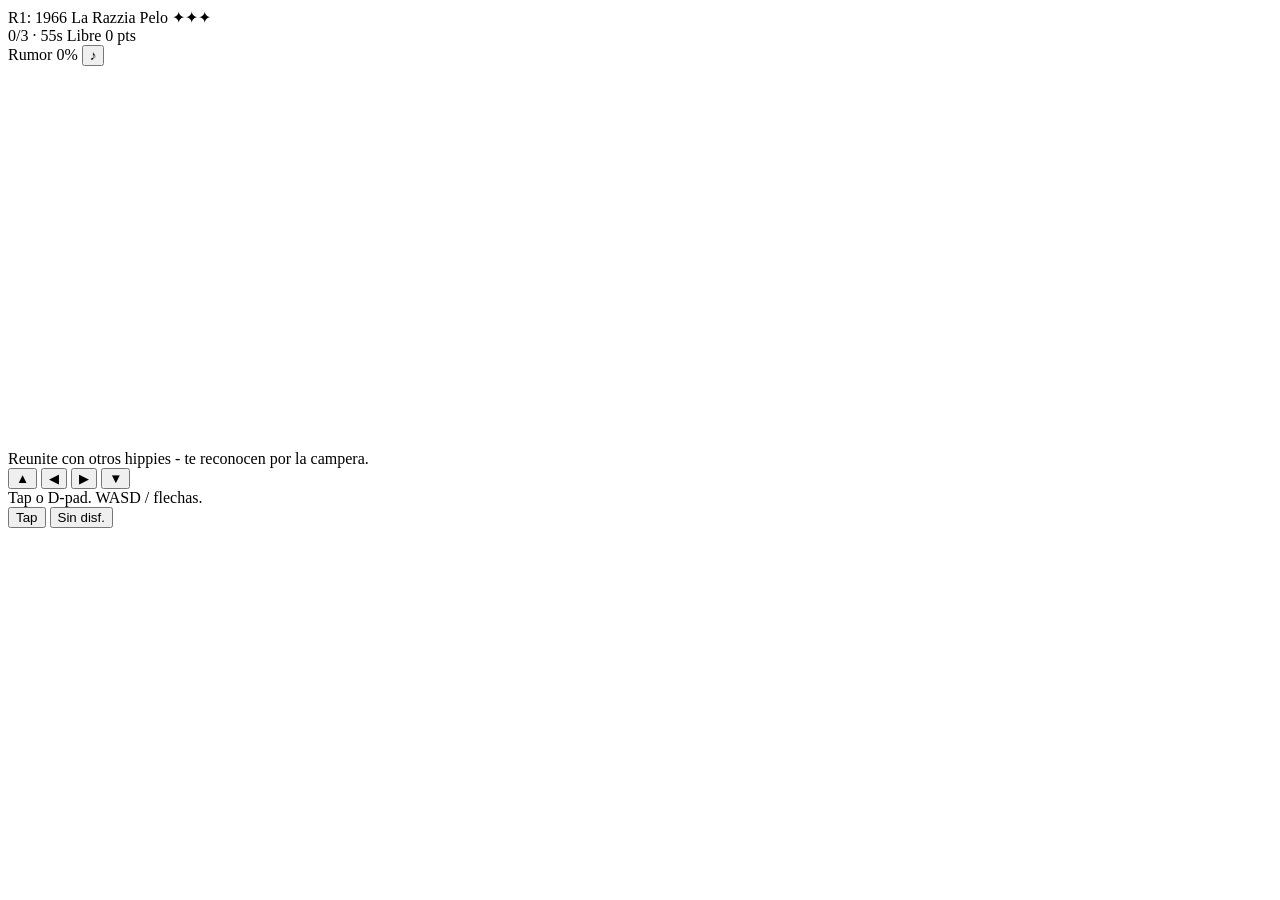
<file: src/shell.html>
<!DOCTYPE html>
<html lang="es">
<head>
<meta charset="UTF-8">
<meta name="viewport" content="width=device-width, initial-scale=1.0">
<link rel="icon" href="data:,">
<title>La Razzia - Buenos Aires, 1966</title>
<style>
%%STYLE%%
</style>
</head>
<body>
<main class="game-container" aria-label="La Razzia">
  <section id="ui" aria-live="polite">
    <div class="ui-row">
      <span id="round-ui" class="hud-pill"><span class="hud-icon" data-sprite="round" aria-hidden="true"></span><span class="hud-value">R1: 1966</span></span>
      <span class="brand">La Razzia</span>
      <span id="hair-ui" class="hud-pill"><span class="hud-icon" data-sprite="hair" aria-hidden="true"></span><span class="hud-value">Pelo ✦✦✦</span></span>
    </div>
    <div class="ui-row compact">
      <span id="objective-ui" class="hud-pill"><span class="hud-icon" data-sprite="objective" aria-hidden="true"></span><span class="hud-value">0/3 · 55s</span></span>
      <span id="power-ui" class="hud-pill"><span class="hud-icon" data-sprite="power" aria-hidden="true"></span><span class="hud-value">Libre</span></span>
      <span id="score-ui" class="hud-pill"><span class="hud-icon" data-sprite="score" aria-hidden="true"></span><span class="hud-value">0 pts</span></span>
    </div>
    <div id="notoriety-ui" class="notoriety-row">
      <span class="notoriety-label"><span class="hud-icon" data-sprite="rumor" aria-hidden="true"></span><span id="notoriety-label">Rumor</span></span>
      <span class="notoriety-track" aria-hidden="true"><span id="notoriety-fill" class="notoriety-fill"></span></span>
      <span id="notoriety-value" class="notoriety-value">0%</span>
      <button id="pause-button" class="pause-button" type="button" data-action="pause" aria-label="Pausar juego" hidden>II</button>
      <button id="mute-button" class="pause-button" type="button" data-action="mute" aria-label="Silenciar sonido">♪</button>
    </div>
  </section>

  <div class="wrap">
    <canvas id="gc" width="540" height="380" aria-label="Juego de persecución en una plaza porteña"></canvas>
    <div id="overlay"></div>
  </div>

  <div id="msg"><span class="msg-icon" data-sprite="quote" aria-hidden="true"></span><span id="msg-text">Reunite con otros hippies - te reconocen por la campera.</span></div>
  <section id="touch-controls" class="touch-controls" aria-label="Controles táctiles">
    <div class="dpad" aria-label="Movimiento">
      <button class="dpad-up" type="button" data-dir="up" aria-label="Mover arriba">▲</button>
      <button class="dpad-left" type="button" data-dir="left" aria-label="Mover izquierda">◀</button>
      <button class="dpad-right" type="button" data-dir="right" aria-label="Mover derecha">▶</button>
      <button class="dpad-down" type="button" data-dir="down" aria-label="Mover abajo">▼</button>
    </div>
    <div class="control-note">Tap o D-pad. WASD / flechas.</div>
    <div class="touch-actions" aria-label="Acciones táctiles">
      <button id="control-mode" class="mode-chip" type="button" aria-label="Alternar modo de control">Tap</button>
      <button id="disguise-button" class="mode-chip disguise-chip" type="button" aria-label="Buscar un disfraz">Sin disf.</button>
    </div>
  </section>
</main>
<div id="intro-overlay" class="boot-intro" hidden></div>

<script>
%%SCRIPT%%
</script>
</body>
</html>
</file>
